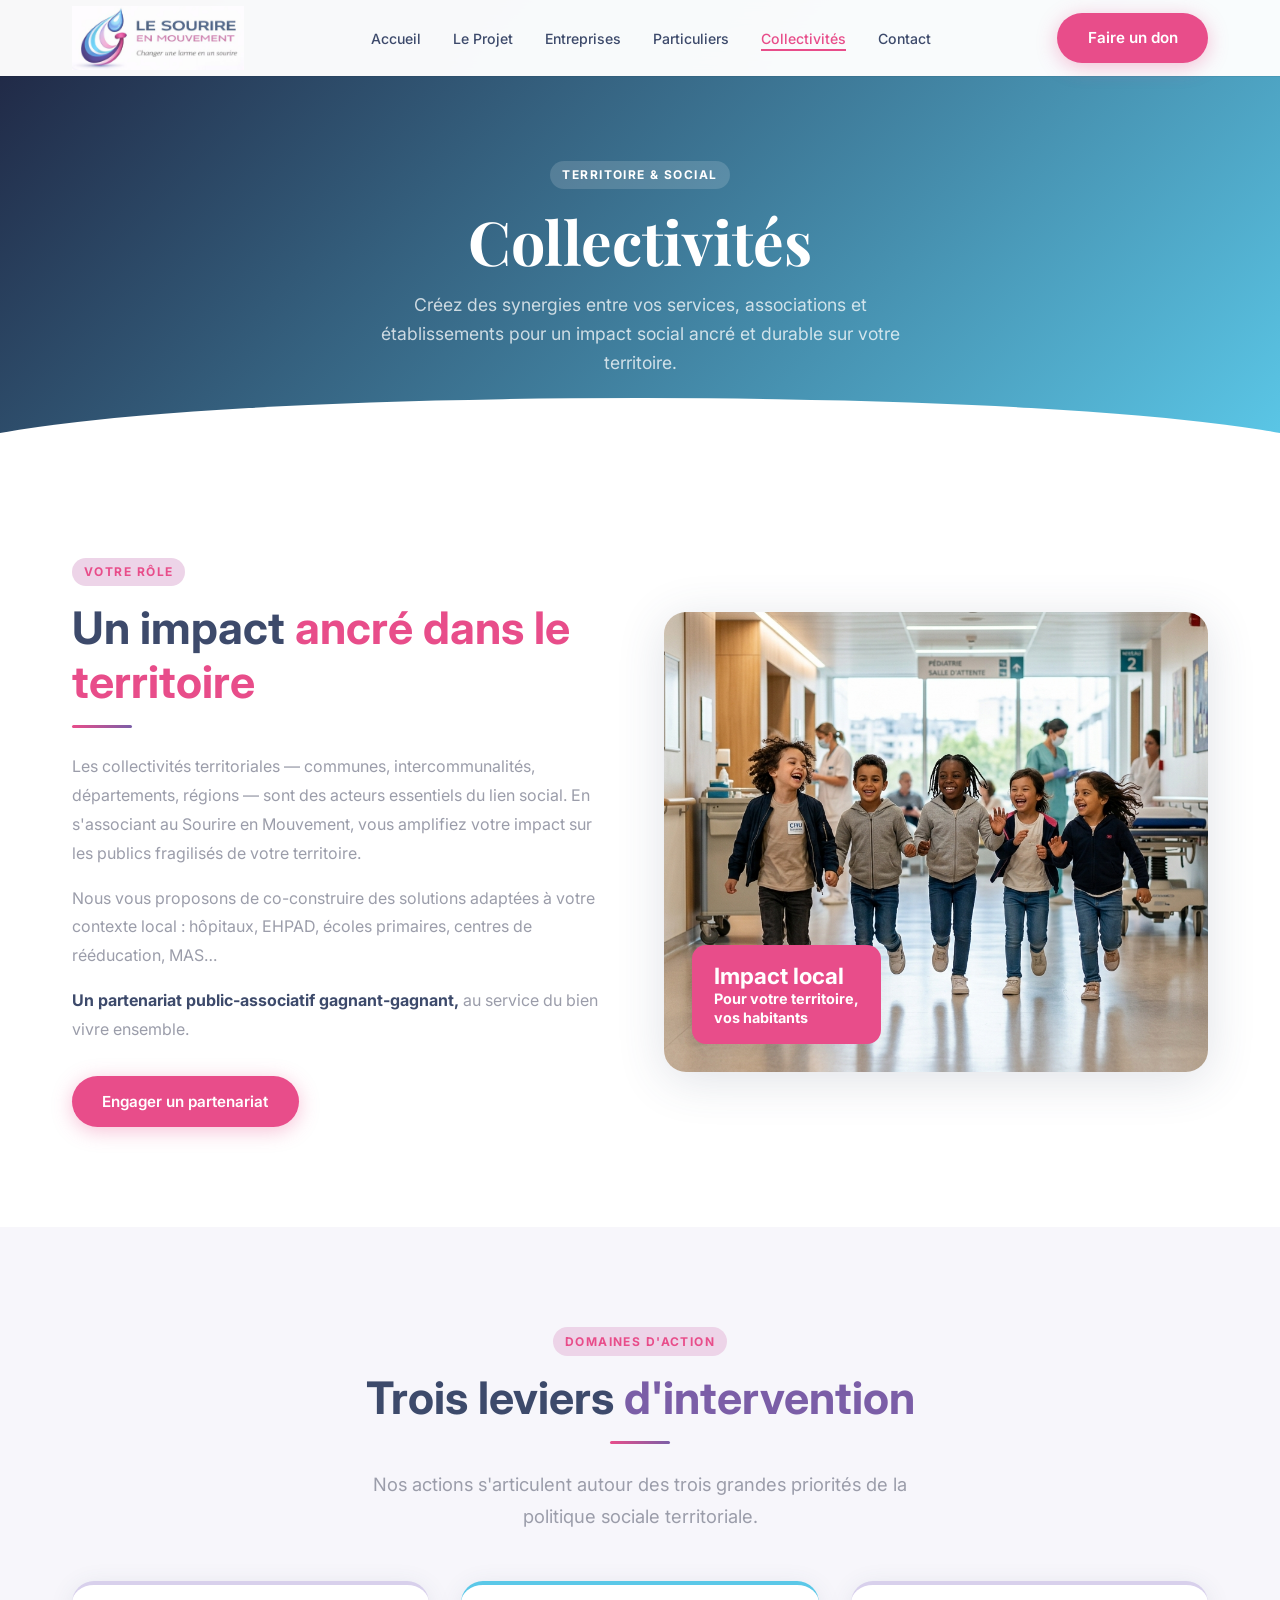
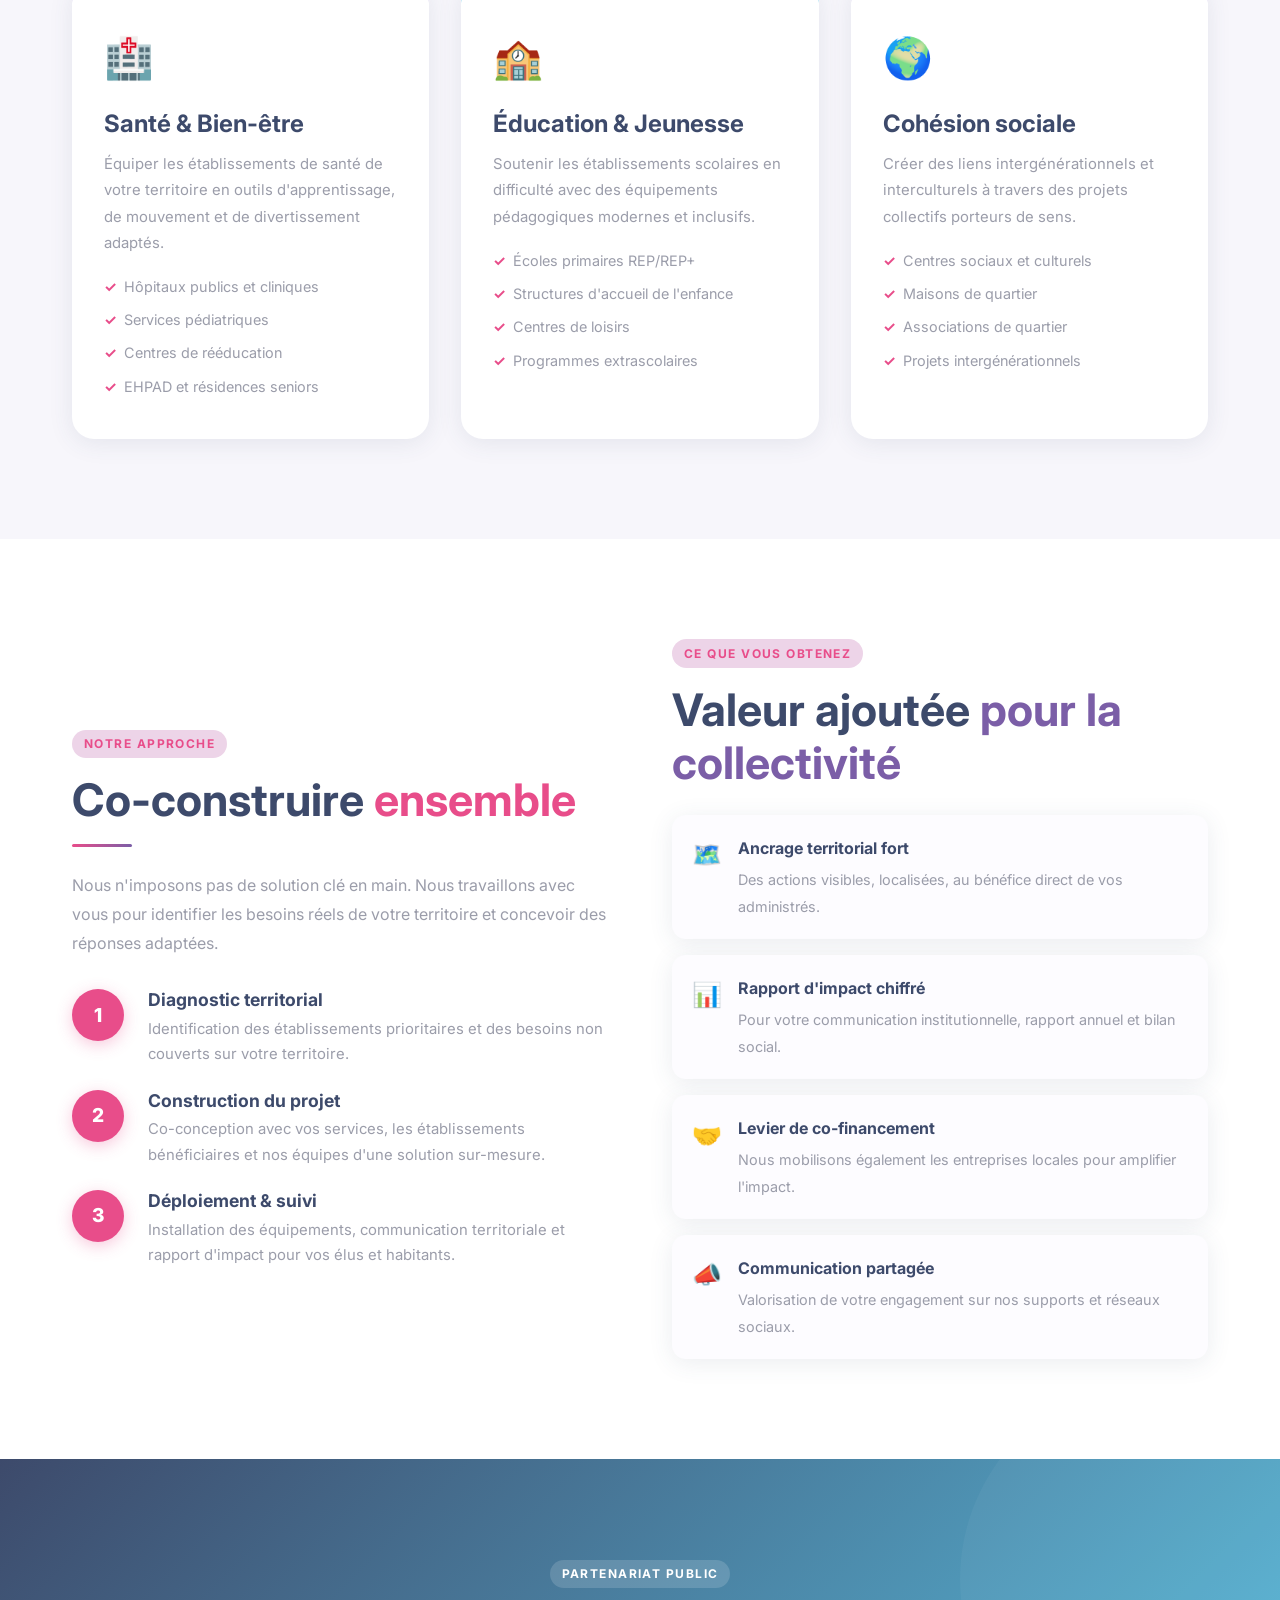
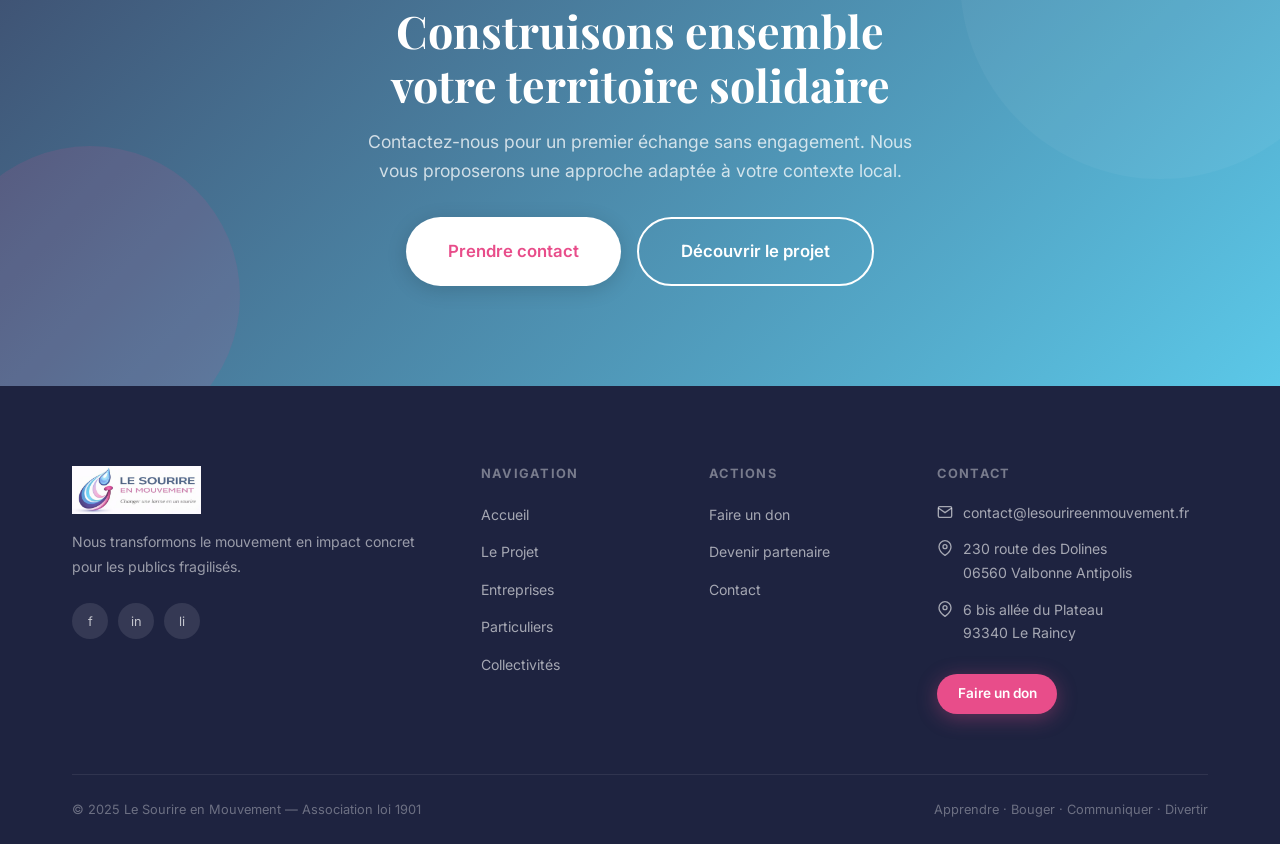
<file: collectivites.html>
<!DOCTYPE html>
<html lang="fr">
<head>
  <meta charset="UTF-8">
  <meta name="viewport" content="width=device-width, initial-scale=1.0">
  <title>Collectivités — Le Sourire en Mouvement</title>
  <meta name="description" content="Créez des synergies territoriales avec Le Sourire en Mouvement pour un impact social ancré dans votre territoire.">
  <link rel="stylesheet" href="style.css">
</head>
<body>

<nav class="navbar" id="navbar">
  <div class="navbar__inner">
    <a href="index.html" class="navbar__logo">
      <img src="images/logo.png" alt="Le Sourire en Mouvement">
    </a>
    <ul class="navbar__nav">
      <li><a href="index.html">Accueil</a></li>
      <li><a href="presentation.html">Le Projet</a></li>
      <li><a href="entreprises.html">Entreprises</a></li>
      <li><a href="particuliers.html">Particuliers</a></li>
      <li><a href="collectivites.html" class="active">Collectivités</a></li>
      <li><a href="contact.html">Contact</a></li>
    </ul>
    <div class="navbar__cta">
      <a href="https://www.helloasso.com/associations/le-sourire-en-mouvement/formulaires/1" target="_blank" rel="noopener noreferrer" class="btn btn-primary">Faire un don</a>
      <button class="navbar__hamburger" id="hamburger"><span></span><span></span><span></span></button>
    </div>
  </div>
</nav>

<!-- Page Hero -->
<section class="page-hero" style="background:linear-gradient(135deg,#1e2340 0%,#5BC8E8 100%)">
  <div class="container">
    <span class="section-tag" style="background:rgba(255,255,255,.15);color:var(--white)">Territoire &amp; Social</span>
    <h1 class="serif">Collectivités</h1>
    <p>Créez des synergies entre vos services, associations et établissements pour un impact social ancré et durable sur votre territoire.</p>
  </div>
</section>

<!-- Value Prop -->
<section class="section">
  <div class="container">
    <div class="grid-2">
      <div>
        <span class="section-tag">Votre rôle</span>
        <h2>Un impact <span class="text-pink">ancré dans le territoire</span></h2>
        <div class="divider divider--left"></div>
        <p style="color:var(--gray);line-height:1.8;margin-bottom:1rem">
          Les collectivités territoriales — communes, intercommunalités, départements, régions —
          sont des acteurs essentiels du lien social. En s'associant au Sourire en Mouvement,
          vous amplifiez votre impact sur les publics fragilisés de votre territoire.
        </p>
        <p style="color:var(--gray);line-height:1.8;margin-bottom:1rem">
          Nous vous proposons de co-construire des solutions adaptées à votre contexte local :
          hôpitaux, EHPAD, écoles primaires, centres de rééducation, MAS…
        </p>
        <p style="color:var(--gray);line-height:1.8;margin-bottom:2rem">
          <strong style="color:var(--navy)">Un partenariat public-associatif gagnant-gagnant,</strong>
          au service du bien vivre ensemble.
        </p>
        <a href="contact.html" class="btn btn-primary">Engager un partenariat</a>
      </div>
      <div class="mission__image-wrap">
        <img src="images/children-friends.jpg" alt="Enfants du territoire" style="height:460px;object-fit:cover">
        <div class="mission__badge">
          <strong>Impact local</strong>
          Pour votre territoire,<br>vos habitants
        </div>
      </div>
    </div>
  </div>
</section>

<!-- Domains -->
<section class="section section--bg">
  <div class="container">
    <div class="text-center mb-6">
      <span class="section-tag">Domaines d'action</span>
      <h2>Trois leviers <span class="text-purple">d'intervention</span></h2>
      <div class="divider"></div>
      <p class="section-lead">Nos actions s'articulent autour des trois grandes priorités de la politique sociale territoriale.</p>
    </div>
    <div class="grid-3">
      <div class="offer-card">
        <div class="offer-card__icon">🏥</div>
        <h3>Santé &amp; Bien-être</h3>
        <p>Équiper les établissements de santé de votre territoire en outils d'apprentissage, de mouvement et de divertissement adaptés.</p>
        <ul>
          <li>Hôpitaux publics et cliniques</li>
          <li>Services pédiatriques</li>
          <li>Centres de rééducation</li>
          <li>EHPAD et résidences seniors</li>
        </ul>
      </div>
      <div class="offer-card" style="border-top-color:var(--sky)">
        <div class="offer-card__icon">🏫</div>
        <h3>Éducation &amp; Jeunesse</h3>
        <p>Soutenir les établissements scolaires en difficulté avec des équipements pédagogiques modernes et inclusifs.</p>
        <ul>
          <li>Écoles primaires REP/REP+</li>
          <li>Structures d'accueil de l'enfance</li>
          <li>Centres de loisirs</li>
          <li>Programmes extrascolaires</li>
        </ul>
      </div>
      <div class="offer-card">
        <div class="offer-card__icon">🌍</div>
        <h3>Cohésion sociale</h3>
        <p>Créer des liens intergénérationnels et interculturels à travers des projets collectifs porteurs de sens.</p>
        <ul>
          <li>Centres sociaux et culturels</li>
          <li>Maisons de quartier</li>
          <li>Associations de quartier</li>
          <li>Projets intergénérationnels</li>
        </ul>
      </div>
    </div>
  </div>
</section>

<!-- How we work together -->
<section class="section">
  <div class="container">
    <div class="grid-2" style="gap:64px">
      <div>
        <span class="section-tag">Notre approche</span>
        <h2>Co-construire <span class="text-pink">ensemble</span></h2>
        <div class="divider divider--left"></div>
        <p style="color:var(--gray);line-height:1.8;margin-bottom:2rem">
          Nous n'imposons pas de solution clé en main. Nous travaillons avec vous pour
          identifier les besoins réels de votre territoire et concevoir des réponses adaptées.
        </p>
        <div style="display:flex;flex-direction:column;gap:1.4rem">
          <div class="step-card">
            <div class="step-card__num">1</div>
            <div>
              <h3>Diagnostic territorial</h3>
              <p>Identification des établissements prioritaires et des besoins non couverts sur votre territoire.</p>
            </div>
          </div>
          <div class="step-card">
            <div class="step-card__num">2</div>
            <div>
              <h3>Construction du projet</h3>
              <p>Co-conception avec vos services, les établissements bénéficiaires et nos équipes d'une solution sur-mesure.</p>
            </div>
          </div>
          <div class="step-card">
            <div class="step-card__num">3</div>
            <div>
              <h3>Déploiement &amp; suivi</h3>
              <p>Installation des équipements, communication territoriale et rapport d'impact pour vos élus et habitants.</p>
            </div>
          </div>
        </div>
      </div>
      <div>
        <span class="section-tag">Ce que vous obtenez</span>
        <h2 style="margin-bottom:1.5rem">Valeur ajoutée <span class="text-purple">pour la collectivité</span></h2>
        <div style="display:flex;flex-direction:column;gap:1rem">
          <div style="display:flex;gap:16px;align-items:flex-start;padding:20px;background:var(--card-bg);border-radius:var(--radius);box-shadow:var(--shadow)">
            <span style="font-size:1.5rem;flex-shrink:0">🗺️</span>
            <div>
              <strong style="color:var(--navy);display:block;margin-bottom:.3rem">Ancrage territorial fort</strong>
              <span style="color:var(--gray);font-size:.9rem">Des actions visibles, localisées, au bénéfice direct de vos administrés.</span>
            </div>
          </div>
          <div style="display:flex;gap:16px;align-items:flex-start;padding:20px;background:var(--card-bg);border-radius:var(--radius);box-shadow:var(--shadow)">
            <span style="font-size:1.5rem;flex-shrink:0">📊</span>
            <div>
              <strong style="color:var(--navy);display:block;margin-bottom:.3rem">Rapport d'impact chiffré</strong>
              <span style="color:var(--gray);font-size:.9rem">Pour votre communication institutionnelle, rapport annuel et bilan social.</span>
            </div>
          </div>
          <div style="display:flex;gap:16px;align-items:flex-start;padding:20px;background:var(--card-bg);border-radius:var(--radius);box-shadow:var(--shadow)">
            <span style="font-size:1.5rem;flex-shrink:0">🤝</span>
            <div>
              <strong style="color:var(--navy);display:block;margin-bottom:.3rem">Levier de co-financement</strong>
              <span style="color:var(--gray);font-size:.9rem">Nous mobilisons également les entreprises locales pour amplifier l'impact.</span>
            </div>
          </div>
          <div style="display:flex;gap:16px;align-items:flex-start;padding:20px;background:var(--card-bg);border-radius:var(--radius);box-shadow:var(--shadow)">
            <span style="font-size:1.5rem;flex-shrink:0">📣</span>
            <div>
              <strong style="color:var(--navy);display:block;margin-bottom:.3rem">Communication partagée</strong>
              <span style="color:var(--gray);font-size:.9rem">Valorisation de votre engagement sur nos supports et réseaux sociaux.</span>
            </div>
          </div>
        </div>
      </div>
    </div>
  </div>
</section>

<!-- CTA -->
<section class="donate-banner" style="background:linear-gradient(135deg,var(--navy),#5BC8E8)">
  <div class="container" style="position:relative;z-index:1">
    <span class="section-tag" style="background:rgba(255,255,255,.15);color:var(--white)">Partenariat public</span>
    <h2 class="serif">Construisons ensemble<br>votre territoire solidaire</h2>
    <p>Contactez-nous pour un premier échange sans engagement. Nous vous proposerons une approche adaptée à votre contexte local.</p>
    <div class="donate-banner__actions">
      <a href="contact.html" class="btn btn-white btn-lg">Prendre contact</a>
      <a href="presentation.html" class="btn btn-outline btn-lg">Découvrir le projet</a>
    </div>
  </div>
</section>

<footer class="footer">
  <div class="container">
    <div class="footer__grid">
      <div class="footer__brand">
        <img src="images/logo.png" alt="Le Sourire en Mouvement">
        <p>Nous transformons le mouvement en impact concret pour les publics fragilisés.</p>
        <div class="footer__social">
          <a href="#" aria-label="Facebook">f</a>
          <a href="#" aria-label="Instagram">in</a>
          <a href="#" aria-label="LinkedIn">li</a>
        </div>
      </div>
      <div class="footer__col">
        <h4>Navigation</h4>
        <ul>
          <li><a href="index.html">Accueil</a></li>
          <li><a href="presentation.html">Le Projet</a></li>
          <li><a href="entreprises.html">Entreprises</a></li>
          <li><a href="particuliers.html">Particuliers</a></li>
          <li><a href="collectivites.html">Collectivités</a></li>
        </ul>
      </div>
      <div class="footer__col">
        <h4>Actions</h4>
        <ul>
          <li><a href="https://www.helloasso.com/associations/le-sourire-en-mouvement/formulaires/1" target="_blank" rel="noopener noreferrer">Faire un don</a></li>
          <li><a href="entreprises.html">Devenir partenaire</a></li>
          <li><a href="contact.html">Contact</a></li>
        </ul>
      </div>
      <div class="footer__col">
        <h4>Contact</h4>
        <div class="footer__contact-item">
          <svg xmlns="http://www.w3.org/2000/svg" width="16" height="16" viewBox="0 0 24 24" fill="none" stroke="currentColor" stroke-width="2"><path d="M4 4h16c1.1 0 2 .9 2 2v12c0 1.1-.9 2-2 2H4c-1.1 0-2-.9-2-2V6c0-1.1.9-2 2-2z"/><polyline points="22,6 12,13 2,6"/></svg>
          contact@lesourireenmouvement.fr
        </div>
        <div class="footer__contact-item">
          <svg xmlns="http://www.w3.org/2000/svg" width="16" height="16" viewBox="0 0 24 24" fill="none" stroke="currentColor" stroke-width="2"><path d="M21 10c0 7-9 13-9 13s-9-6-9-13a9 9 0 0 1 18 0z"/><circle cx="12" cy="10" r="3"/></svg>
          <span>230 route des Dolines<br>06560 Valbonne Antipolis</span>
        </div>
        <div class="footer__contact-item">
          <svg xmlns="http://www.w3.org/2000/svg" width="16" height="16" viewBox="0 0 24 24" fill="none" stroke="currentColor" stroke-width="2"><path d="M21 10c0 7-9 13-9 13s-9-6-9-13a9 9 0 0 1 18 0z"/><circle cx="12" cy="10" r="3"/></svg>
          <span>6 bis allée du Plateau<br>93340 Le Raincy</span>
        </div>
        <a href="https://www.helloasso.com/associations/le-sourire-en-mouvement/formulaires/1" target="_blank" rel="noopener noreferrer" class="btn btn-primary mt-2" style="font-size:.85rem;padding:.65em 1.5em">Faire un don</a>
      </div>
    </div>
    <div class="footer__bottom">
      <span>© 2025 Le Sourire en Mouvement — Association loi 1901</span>
      <span>Apprendre · Bouger · Communiquer · Divertir</span>
    </div>
  </div>
</footer>

<script>
  const hamburger = document.getElementById('hamburger');
  const navbar = document.getElementById('navbar');
  hamburger?.addEventListener('click', () => navbar.classList.toggle('navbar--open'));
  window.addEventListener('scroll', () => {
    navbar.style.boxShadow = window.scrollY > 20 ? '0 2px 20px rgba(0,0,0,.10)' : '';
  });
</script>
</body>
</html>
</file>
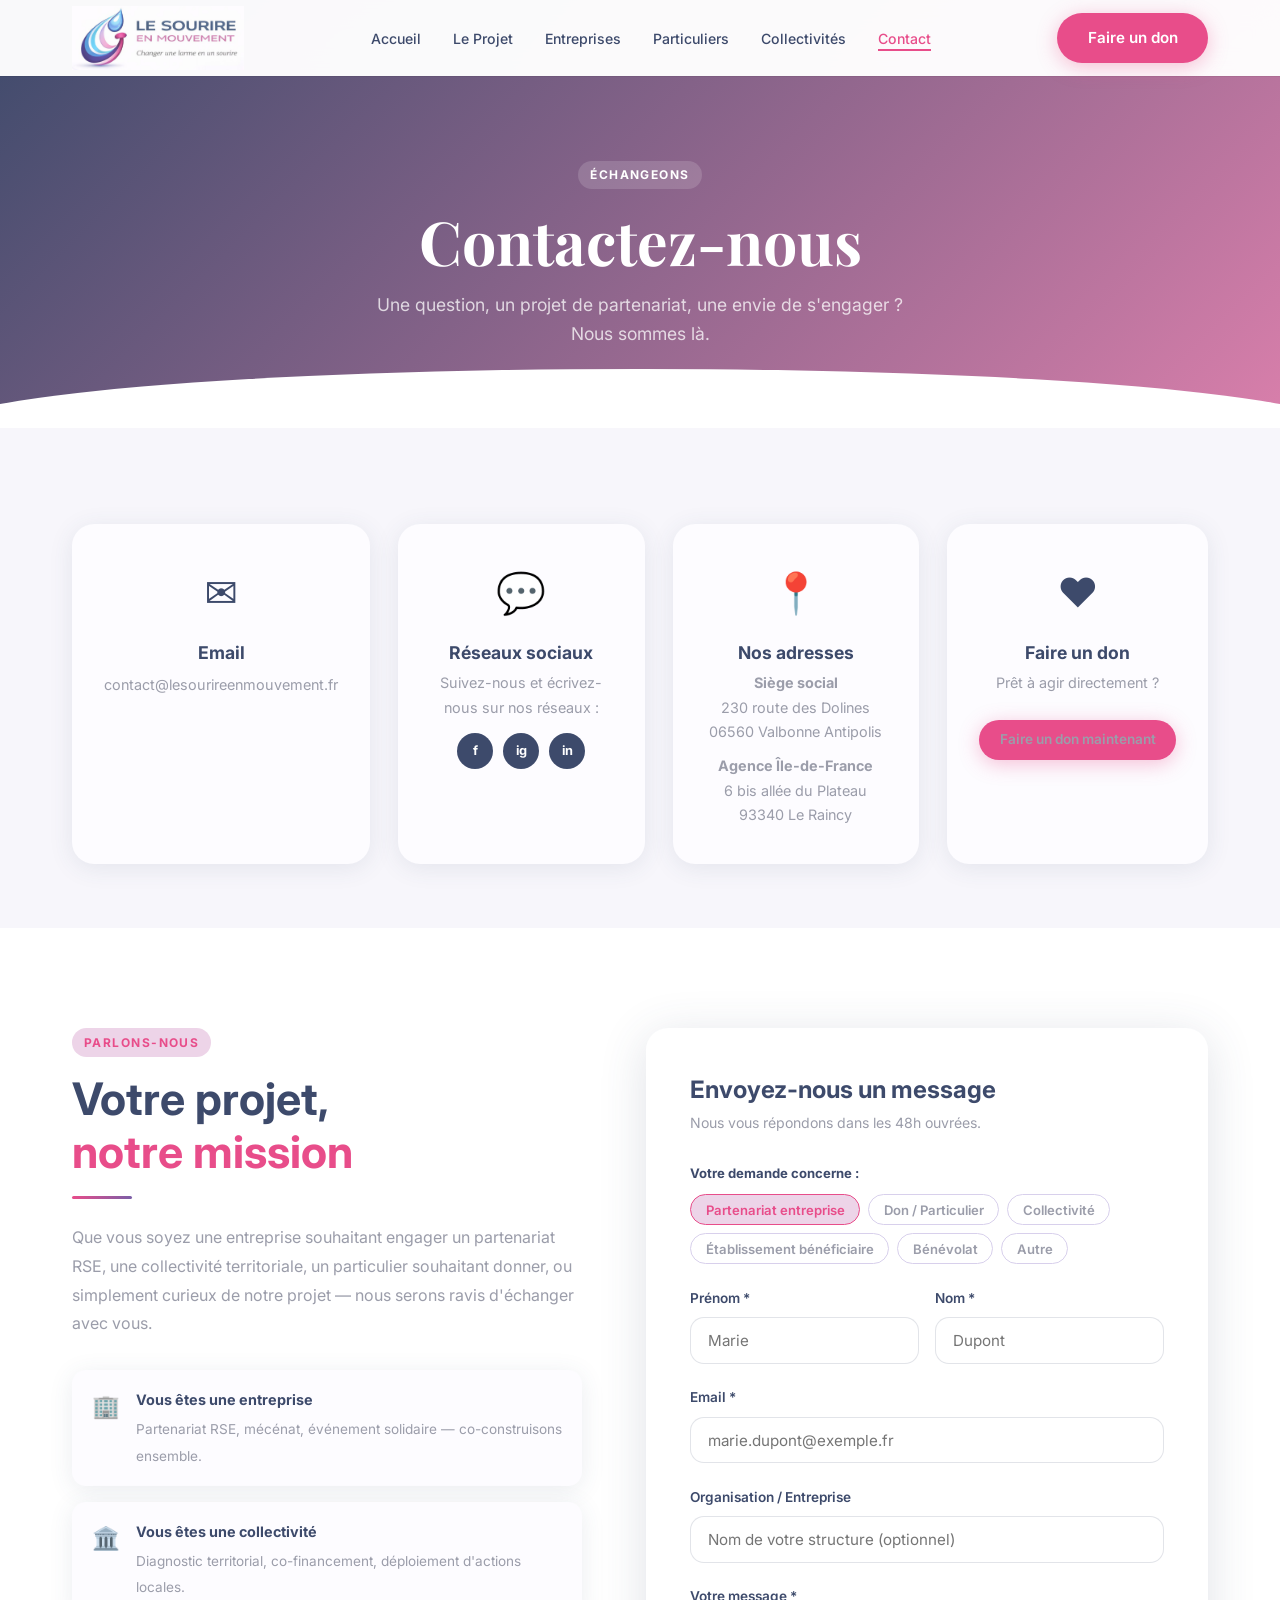
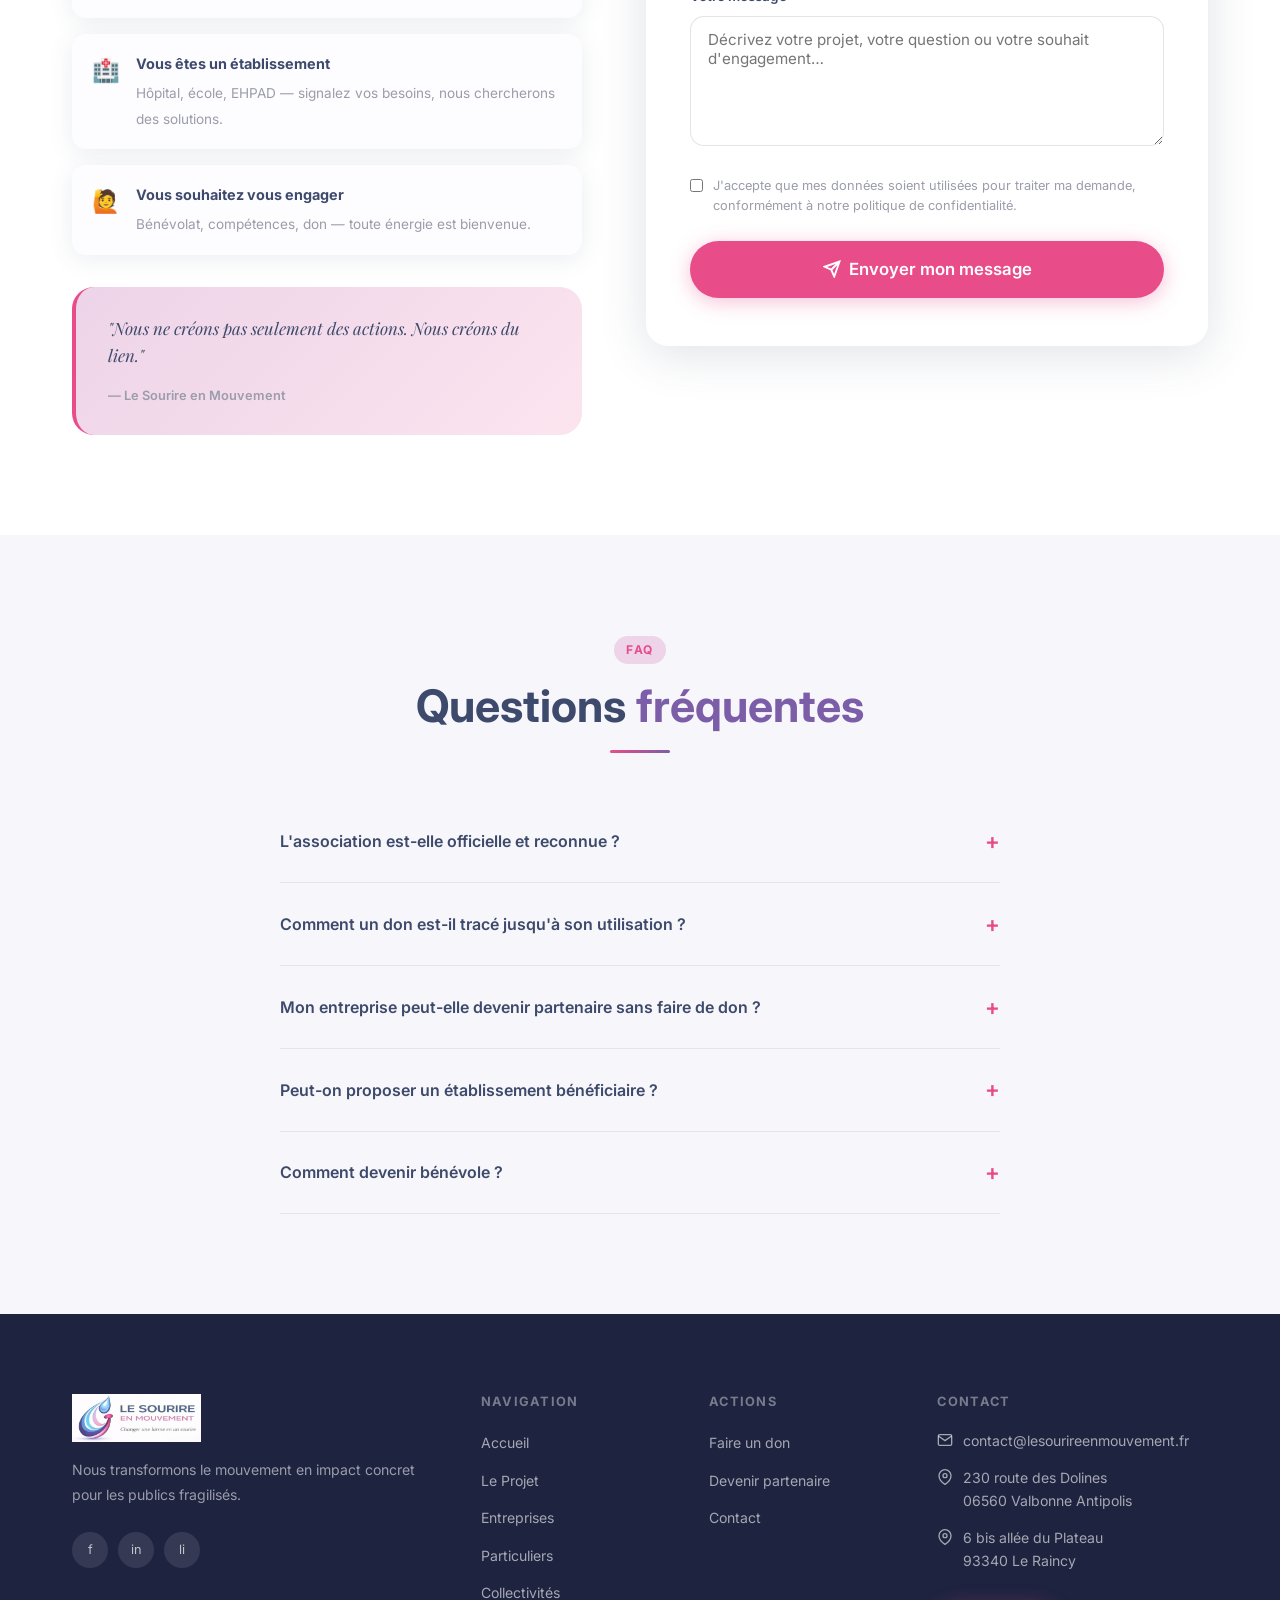
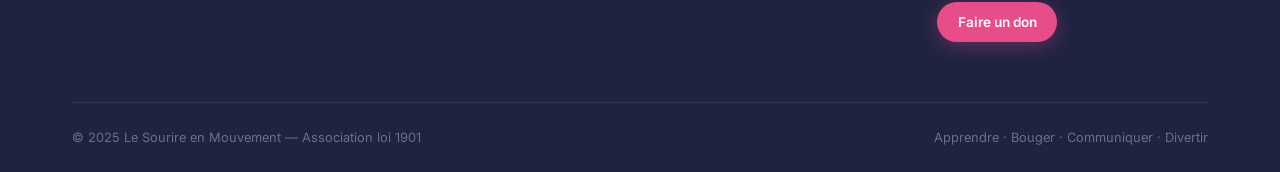
<file: contact.html>
<!DOCTYPE html>
<html lang="fr">
<head>
  <meta charset="UTF-8">
  <meta name="viewport" content="width=device-width, initial-scale=1.0">
  <title>Contact — Le Sourire en Mouvement</title>
  <meta name="description" content="Contactez Le Sourire en Mouvement pour un partenariat, un don ou toute question sur notre projet.">
  <link rel="stylesheet" href="style.css">
  <style>
    .contact-layout {
      display: grid;
      grid-template-columns: 1fr 1.1fr;
      gap: 64px;
      align-items: start;
    }
    .contact-form-card {
      background: var(--white);
      border-radius: var(--radius-lg);
      padding: 48px 44px;
      box-shadow: var(--shadow-lg);
    }
    .form-row {
      display: grid;
      grid-template-columns: 1fr 1fr;
      gap: 16px;
    }
    .subject-pills {
      display: flex;
      flex-wrap: wrap;
      gap: 8px;
      margin-bottom: 1.4rem;
    }
    .subject-pill {
      padding: .5em 1.1em;
      border: 1.5px solid var(--mist);
      border-radius: 50px;
      font-size: .82rem;
      font-weight: 600;
      color: var(--gray);
      background: var(--white);
      cursor: pointer;
      transition: var(--transition);
    }
    .subject-pill:hover,
    .subject-pill.active {
      border-color: var(--pink);
      color: var(--pink);
      background: var(--blush);
    }
    .success-banner {
      display: none;
      background: linear-gradient(135deg, #e8f8ee, #d4f0dc);
      border: 1.5px solid #7ecba5;
      border-radius: var(--radius);
      padding: 20px 24px;
      color: #1a6b40;
      font-weight: 600;
      margin-top: 1.5rem;
      text-align: center;
    }
    @media (max-width: 900px) {
      .contact-layout { grid-template-columns: 1fr; }
      .form-row { grid-template-columns: 1fr; }
      .contact-form-card { padding: 32px 24px; }
    }
  </style>
</head>
<body>

<nav class="navbar" id="navbar">
  <div class="navbar__inner">
    <a href="index.html" class="navbar__logo">
      <img src="images/logo.png" alt="Le Sourire en Mouvement">
    </a>
    <ul class="navbar__nav">
      <li><a href="index.html">Accueil</a></li>
      <li><a href="presentation.html">Le Projet</a></li>
      <li><a href="entreprises.html">Entreprises</a></li>
      <li><a href="particuliers.html">Particuliers</a></li>
      <li><a href="collectivites.html">Collectivités</a></li>
      <li><a href="contact.html" class="active">Contact</a></li>
    </ul>
    <div class="navbar__cta">
      <a href="https://www.helloasso.com/associations/le-sourire-en-mouvement/formulaires/1" target="_blank" rel="noopener noreferrer" class="btn btn-primary">Faire un don</a>
      <button class="navbar__hamburger" id="hamburger"><span></span><span></span><span></span></button>
    </div>
  </div>
</nav>

<!-- Page Hero -->
<section class="page-hero" style="background:linear-gradient(135deg,var(--navy) 0%,var(--rose) 100%)">
  <div class="container">
    <span class="section-tag" style="background:rgba(255,255,255,.15);color:var(--white)">Échangeons</span>
    <h1 class="serif">Contactez-nous</h1>
    <p>Une question, un projet de partenariat, une envie de s'engager ? Nous sommes là.</p>
  </div>
</section>

<!-- Contact Cards -->
<section class="section--sm section--bg">
  <div class="container">
    <div class="grid-4" style="padding:32px 0 0">
      <div class="contact-card">
        <div class="contact-card__icon">✉️</div>
        <h3>Email</h3>
        <a href="mailto:contact@lesourireenmouvement.fr">contact@lesourireenmouvement.fr</a>
      </div>
      <div class="contact-card">
        <div class="contact-card__icon">💬</div>
        <h3>Réseaux sociaux</h3>
        <p>Suivez-nous et écrivez-nous sur nos réseaux :</p>
        <div style="display:flex;gap:10px;justify-content:center;margin-top:.8rem">
          <a href="#" style="background:var(--navy);color:var(--white);width:36px;height:36px;border-radius:50%;display:flex;align-items:center;justify-content:center;font-size:.8rem;font-weight:700;transition:var(--transition)" onmouseover="this.style.background='var(--pink)'" onmouseout="this.style.background='var(--navy)'">f</a>
          <a href="#" style="background:var(--navy);color:var(--white);width:36px;height:36px;border-radius:50%;display:flex;align-items:center;justify-content:center;font-size:.8rem;font-weight:700;transition:var(--transition)" onmouseover="this.style.background='var(--pink)'" onmouseout="this.style.background='var(--navy)'">ig</a>
          <a href="#" style="background:var(--navy);color:var(--white);width:36px;height:36px;border-radius:50%;display:flex;align-items:center;justify-content:center;font-size:.8rem;font-weight:700;transition:var(--transition)" onmouseover="this.style.background='var(--pink)'" onmouseout="this.style.background='var(--navy)'">in</a>
        </div>
      </div>
      <div class="contact-card">
        <div class="contact-card__icon">📍</div>
        <h3>Nos adresses</h3>
        <p><strong>Siège social</strong><br>230 route des Dolines<br>06560 Valbonne Antipolis</p>
        <p style="margin-top:.6rem"><strong>Agence Île-de-France</strong><br>6 bis allée du Plateau<br>93340 Le Raincy</p>
      </div>
      <div class="contact-card">
        <div class="contact-card__icon">❤️</div>
        <h3>Faire un don</h3>
        <p>Prêt à agir directement ?</p>
        <a href="https://www.helloasso.com/associations/le-sourire-en-mouvement/formulaires/1" target="_blank" rel="noopener noreferrer" class="btn btn-primary mt-3" style="font-size:.85rem;padding:.65em 1.5em">Faire un don maintenant</a>
      </div>
    </div>
  </div>
</section>

<!-- Contact Form + Info -->
<section class="section">
  <div class="container">
    <div class="contact-layout">

      <!-- Left: Info -->
      <div>
        <span class="section-tag">Parlons-nous</span>
        <h2>Votre projet,<br><span class="text-pink">notre mission</span></h2>
        <div class="divider divider--left"></div>
        <p style="color:var(--gray);line-height:1.8;margin-bottom:2rem">
          Que vous soyez une entreprise souhaitant engager un partenariat RSE,
          une collectivité territoriale, un particulier souhaitant donner,
          ou simplement curieux de notre projet — nous serons ravis d'échanger avec vous.
        </p>

        <!-- Use cases -->
        <div style="display:flex;flex-direction:column;gap:1rem;margin-bottom:2rem">
          <div style="display:flex;gap:16px;align-items:flex-start;padding:18px 20px;background:var(--card-bg);border-radius:var(--radius);box-shadow:var(--shadow)">
            <span style="font-size:1.4rem;flex-shrink:0">🏢</span>
            <div>
              <strong style="color:var(--navy);font-size:.9rem;display:block;margin-bottom:.2rem">Vous êtes une entreprise</strong>
              <span style="color:var(--gray);font-size:.85rem">Partenariat RSE, mécénat, événement solidaire — co-construisons ensemble.</span>
            </div>
          </div>
          <div style="display:flex;gap:16px;align-items:flex-start;padding:18px 20px;background:var(--card-bg);border-radius:var(--radius);box-shadow:var(--shadow)">
            <span style="font-size:1.4rem;flex-shrink:0">🏛️</span>
            <div>
              <strong style="color:var(--navy);font-size:.9rem;display:block;margin-bottom:.2rem">Vous êtes une collectivité</strong>
              <span style="color:var(--gray);font-size:.85rem">Diagnostic territorial, co-financement, déploiement d'actions locales.</span>
            </div>
          </div>
          <div style="display:flex;gap:16px;align-items:flex-start;padding:18px 20px;background:var(--card-bg);border-radius:var(--radius);box-shadow:var(--shadow)">
            <span style="font-size:1.4rem;flex-shrink:0">🏥</span>
            <div>
              <strong style="color:var(--navy);font-size:.9rem;display:block;margin-bottom:.2rem">Vous êtes un établissement</strong>
              <span style="color:var(--gray);font-size:.85rem">Hôpital, école, EHPAD — signalez vos besoins, nous chercherons des solutions.</span>
            </div>
          </div>
          <div style="display:flex;gap:16px;align-items:flex-start;padding:18px 20px;background:var(--card-bg);border-radius:var(--radius);box-shadow:var(--shadow)">
            <span style="font-size:1.4rem;flex-shrink:0">🙋</span>
            <div>
              <strong style="color:var(--navy);font-size:.9rem;display:block;margin-bottom:.2rem">Vous souhaitez vous engager</strong>
              <span style="color:var(--gray);font-size:.85rem">Bénévolat, compétences, don — toute énergie est bienvenue.</span>
            </div>
          </div>
        </div>

        <!-- Quote -->
        <div style="background:linear-gradient(135deg,var(--blush),#fce4ef);border-radius:var(--radius-lg);padding:28px 32px;border-left:4px solid var(--pink)">
          <p style="font-size:1.05rem;font-style:italic;font-family:'Playfair Display',serif;color:var(--navy);line-height:1.6;margin-bottom:.75rem">
            "Nous ne créons pas seulement des actions. Nous créons du lien."
          </p>
          <span style="font-size:.8rem;color:var(--gray);font-weight:600">— Le Sourire en Mouvement</span>
        </div>
      </div>

      <!-- Right: Form -->
      <div class="contact-form-card">
        <h3 style="margin-bottom:.4rem">Envoyez-nous un message</h3>
        <p style="color:var(--gray);font-size:.88rem;margin-bottom:1.8rem">Nous vous répondons dans les 48h ouvrées.</p>

        <!-- Subject pills -->
        <div style="margin-bottom:1rem">
          <label style="font-size:.82rem;font-weight:700;color:var(--navy);display:block;margin-bottom:.6rem">Votre demande concerne :</label>
          <div class="subject-pills">
            <button class="subject-pill active" onclick="setPill(this)">Partenariat entreprise</button>
            <button class="subject-pill" onclick="setPill(this)">Don / Particulier</button>
            <button class="subject-pill" onclick="setPill(this)">Collectivité</button>
            <button class="subject-pill" onclick="setPill(this)">Établissement bénéficiaire</button>
            <button class="subject-pill" onclick="setPill(this)">Bénévolat</button>
            <button class="subject-pill" onclick="setPill(this)">Autre</button>
          </div>
        </div>

        <form id="contactForm" onsubmit="handleSubmit(event)">
          <div class="form-row">
            <div class="form-group">
              <label for="firstName">Prénom *</label>
              <input type="text" id="firstName" placeholder="Marie" required>
            </div>
            <div class="form-group">
              <label for="lastName">Nom *</label>
              <input type="text" id="lastName" placeholder="Dupont" required>
            </div>
          </div>
          <div class="form-group">
            <label for="email">Email *</label>
            <input type="email" id="email" placeholder="marie.dupont@exemple.fr" required>
          </div>
          <div class="form-group">
            <label for="organisation">Organisation / Entreprise</label>
            <input type="text" id="organisation" placeholder="Nom de votre structure (optionnel)">
          </div>
          <div class="form-group">
            <label for="message">Votre message *</label>
            <textarea id="message" placeholder="Décrivez votre projet, votre question ou votre souhait d'engagement…" required></textarea>
          </div>
          <div style="display:flex;align-items:flex-start;gap:10px;margin-bottom:1.5rem">
            <input type="checkbox" id="rgpd" required style="width:auto;margin-top:3px;accent-color:var(--pink)">
            <label for="rgpd" style="font-size:.8rem;color:var(--gray);font-weight:400;cursor:pointer;line-height:1.6">
              J'accepte que mes données soient utilisées pour traiter ma demande, conformément à notre politique de confidentialité.
            </label>
          </div>
          <button type="submit" class="btn btn-primary btn-lg" style="width:100%;justify-content:center">
            <svg xmlns="http://www.w3.org/2000/svg" viewBox="0 0 24 24" fill="none" stroke="currentColor" stroke-width="2.5"><line x1="22" y1="2" x2="11" y2="13"/><polygon points="22 2 15 22 11 13 2 9 22 2"/></svg>
            Envoyer mon message
          </button>
        </form>

        <div class="success-banner" id="successMsg">
          ✅ Merci pour votre message ! Nous vous répondrons dans les 48h ouvrées.
        </div>
      </div>

    </div>
  </div>
</section>

<!-- FAQ -->
<section class="section section--bg">
  <div class="container">
    <div style="max-width:720px;margin:0 auto">
      <div class="text-center mb-6">
        <span class="section-tag">FAQ</span>
        <h2>Questions <span class="text-purple">fréquentes</span></h2>
        <div class="divider"></div>
      </div>
      <details class="accordion-item">
        <summary>L'association est-elle officielle et reconnue ?</summary>
        <p>Le Sourire en Mouvement est une association loi 1901 en cours d'immatriculation officielle. Les statuts sont déposés et le numéro SIREN sera communiqué dès réception. Les reçus fiscaux seront émis conformément à la réglementation en vigueur.</p>
      </details>
      <details class="accordion-item">
        <summary>Comment un don est-il tracé jusqu'à son utilisation ?</summary>
        <p>Chaque don est affecté à un projet identifié. Nous fournissons aux donateurs un rapport d'impact avec photos, témoignages et preuve d'installation de l'équipement financé.</p>
      </details>
      <details class="accordion-item">
        <summary>Mon entreprise peut-elle devenir partenaire sans faire de don ?</summary>
        <p>Absolument. Le mécénat de compétences — mettre à disposition l'expertise de vos collaborateurs — est une forme de partenariat tout aussi précieuse. Contactez-nous pour en discuter.</p>
      </details>
      <details class="accordion-item">
        <summary>Peut-on proposer un établissement bénéficiaire ?</summary>
        <p>Oui ! Si vous connaissez un hôpital, une école ou une structure qui aurait besoin de nos services, signalez-le nous via le formulaire de contact. Nous évaluerons la faisabilité ensemble.</p>
      </details>
      <details class="accordion-item">
        <summary>Comment devenir bénévole ?</summary>
        <p>Nous accueillons volontiers des bénévoles — logistique, communication, collecte, présence événementielle. Indiquez vos compétences et disponibilités via le formulaire de contact.</p>
      </details>
    </div>
  </div>
</section>

<footer class="footer">
  <div class="container">
    <div class="footer__grid">
      <div class="footer__brand">
        <img src="images/logo.png" alt="Le Sourire en Mouvement">
        <p>Nous transformons le mouvement en impact concret pour les publics fragilisés.</p>
        <div class="footer__social">
          <a href="#" aria-label="Facebook">f</a>
          <a href="#" aria-label="Instagram">in</a>
          <a href="#" aria-label="LinkedIn">li</a>
        </div>
      </div>
      <div class="footer__col">
        <h4>Navigation</h4>
        <ul>
          <li><a href="index.html">Accueil</a></li>
          <li><a href="presentation.html">Le Projet</a></li>
          <li><a href="entreprises.html">Entreprises</a></li>
          <li><a href="particuliers.html">Particuliers</a></li>
          <li><a href="collectivites.html">Collectivités</a></li>
        </ul>
      </div>
      <div class="footer__col">
        <h4>Actions</h4>
        <ul>
          <li><a href="https://www.helloasso.com/associations/le-sourire-en-mouvement/formulaires/1" target="_blank" rel="noopener noreferrer">Faire un don</a></li>
          <li><a href="entreprises.html">Devenir partenaire</a></li>
          <li><a href="contact.html">Contact</a></li>
        </ul>
      </div>
      <div class="footer__col">
        <h4>Contact</h4>
        <div class="footer__contact-item">
          <svg xmlns="http://www.w3.org/2000/svg" width="16" height="16" viewBox="0 0 24 24" fill="none" stroke="currentColor" stroke-width="2"><path d="M4 4h16c1.1 0 2 .9 2 2v12c0 1.1-.9 2-2 2H4c-1.1 0-2-.9-2-2V6c0-1.1.9-2 2-2z"/><polyline points="22,6 12,13 2,6"/></svg>
          contact@lesourireenmouvement.fr
        </div>
        <div class="footer__contact-item">
          <svg xmlns="http://www.w3.org/2000/svg" width="16" height="16" viewBox="0 0 24 24" fill="none" stroke="currentColor" stroke-width="2"><path d="M21 10c0 7-9 13-9 13s-9-6-9-13a9 9 0 0 1 18 0z"/><circle cx="12" cy="10" r="3"/></svg>
          <span>230 route des Dolines<br>06560 Valbonne Antipolis</span>
        </div>
        <div class="footer__contact-item">
          <svg xmlns="http://www.w3.org/2000/svg" width="16" height="16" viewBox="0 0 24 24" fill="none" stroke="currentColor" stroke-width="2"><path d="M21 10c0 7-9 13-9 13s-9-6-9-13a9 9 0 0 1 18 0z"/><circle cx="12" cy="10" r="3"/></svg>
          <span>6 bis allée du Plateau<br>93340 Le Raincy</span>
        </div>
        <a href="https://www.helloasso.com/associations/le-sourire-en-mouvement/formulaires/1" target="_blank" rel="noopener noreferrer" class="btn btn-primary mt-2" style="font-size:.85rem;padding:.65em 1.5em">Faire un don</a>
      </div>
    </div>
    <div class="footer__bottom">
      <span>© 2025 Le Sourire en Mouvement — Association loi 1901</span>
      <span>Apprendre · Bouger · Communiquer · Divertir</span>
    </div>
  </div>
</footer>

<script>
  const hamburger = document.getElementById('hamburger');
  const navbar = document.getElementById('navbar');
  hamburger?.addEventListener('click', () => navbar.classList.toggle('navbar--open'));
  window.addEventListener('scroll', () => {
    navbar.style.boxShadow = window.scrollY > 20 ? '0 2px 20px rgba(0,0,0,.10)' : '';
  });

  function setPill(btn) {
    document.querySelectorAll('.subject-pill').forEach(p => p.classList.remove('active'));
    btn.classList.add('active');
  }

  function handleSubmit(e) {
    e.preventDefault();
    const btn = e.target.querySelector('button[type=submit]');
    btn.textContent = 'Envoi en cours…';
    btn.disabled = true;
    setTimeout(() => {
      document.getElementById('contactForm').style.display = 'none';
      document.getElementById('successMsg').style.display = 'block';
    }, 1200);
  }
</script>
</body>
</html>
</file>
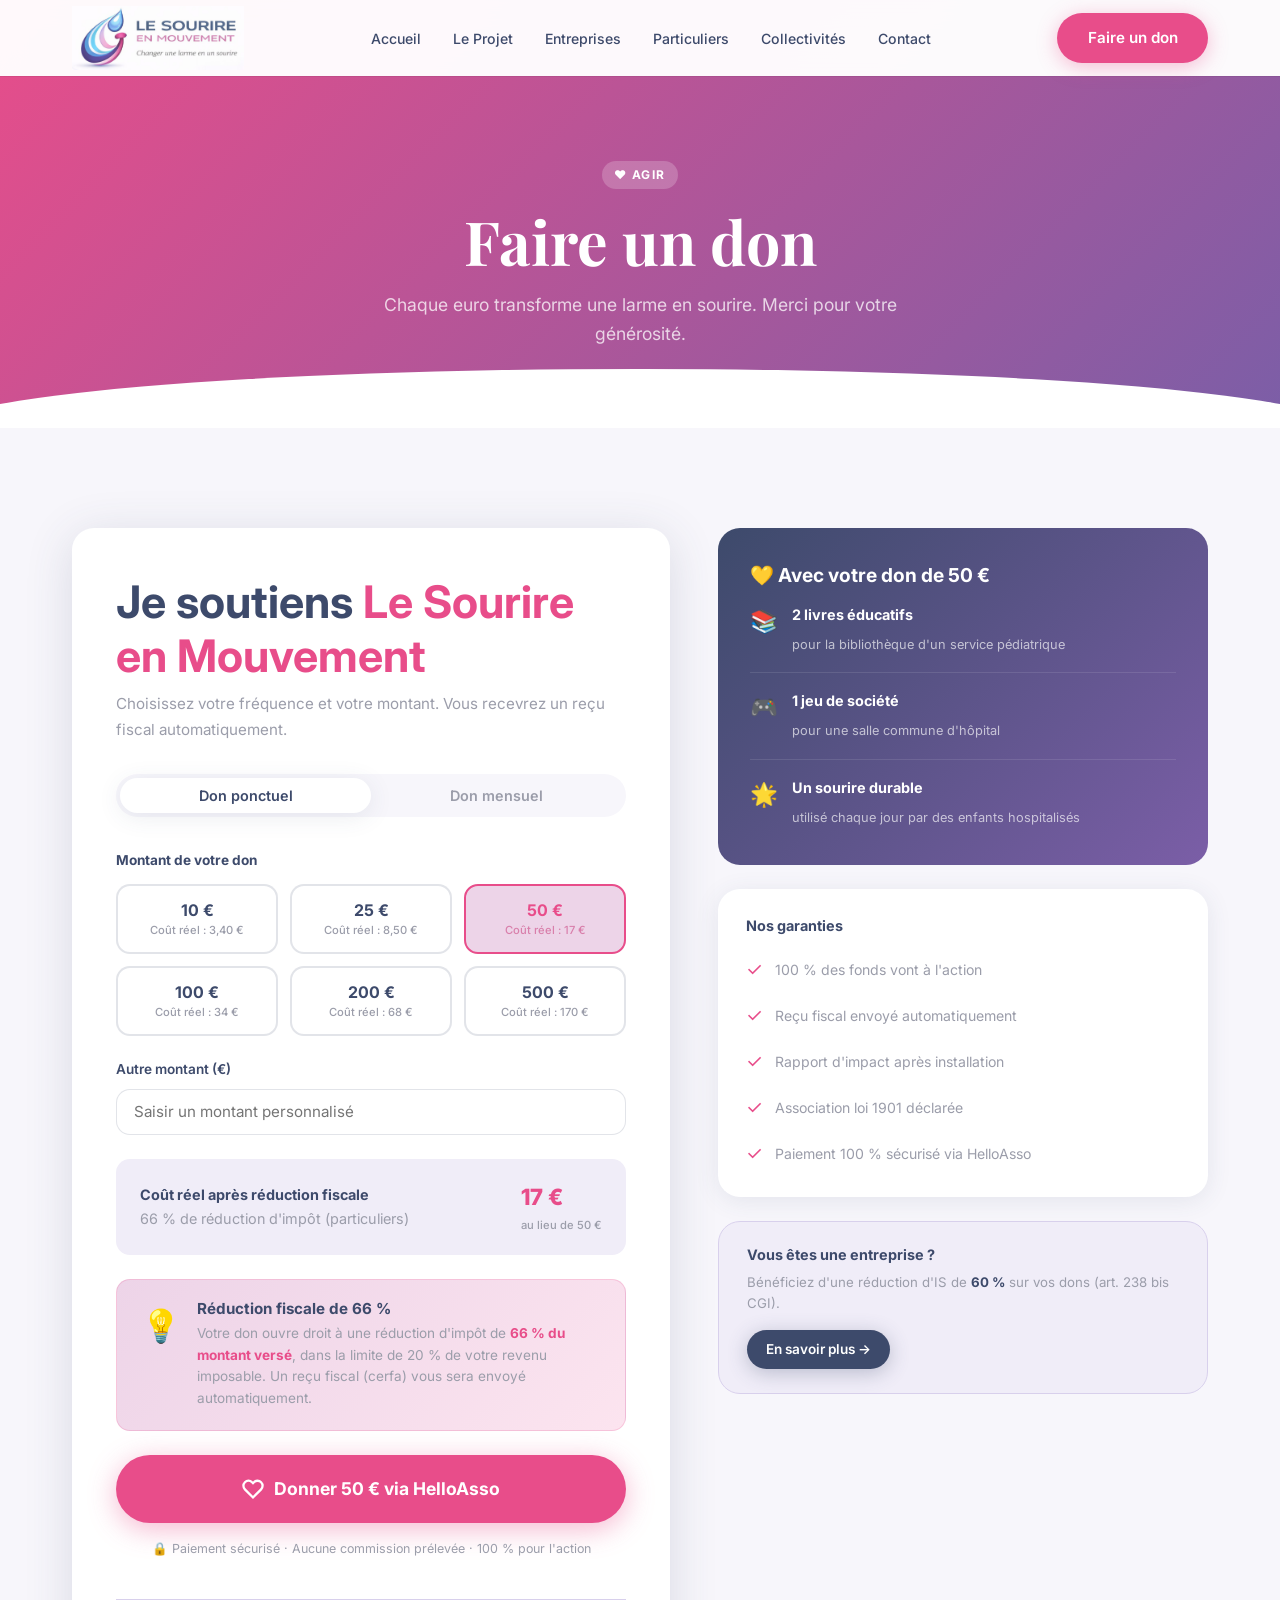
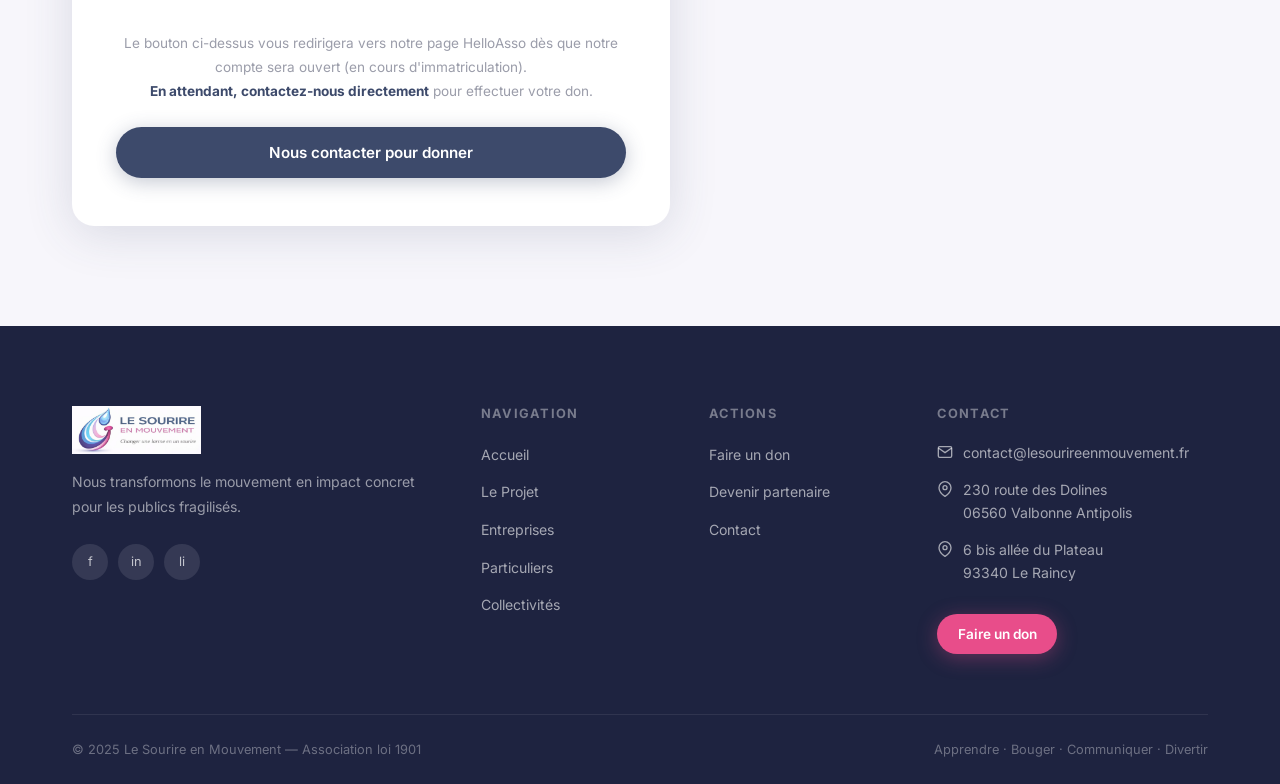
<file: don.html>
<!DOCTYPE html>
<html lang="fr">
<head>
  <meta charset="UTF-8">
  <meta name="viewport" content="width=device-width, initial-scale=1.0">
  <title>Faire un don — Le Sourire en Mouvement</title>
  <meta name="description" content="Faites un don à Le Sourire en Mouvement. 66% de réduction fiscale. 100% de l'impact va aux enfants hospitalisés et personnes fragilisées.">
  <link rel="stylesheet" href="style.css">
  <style>
    .don-layout {
      display: grid;
      grid-template-columns: 1.1fr .9fr;
      gap: 48px;
      align-items: start;
    }
    .don-card {
      background: var(--white);
      border-radius: var(--radius-lg);
      padding: 48px 44px;
      box-shadow: var(--shadow-lg);
    }
    .don-card h2 { margin-bottom: .5rem; }
    .don-card .sub { color: var(--gray); margin-bottom: 2rem; font-size: .95rem; }
    .frequency-tabs {
      display: flex;
      gap: 0;
      background: var(--bg);
      border-radius: 50px;
      padding: 4px;
      margin-bottom: 2rem;
    }
    .frequency-tabs button {
      flex: 1;
      padding: .65em 1em;
      border-radius: 50px;
      font-size: .9rem;
      font-weight: 600;
      color: var(--gray);
      transition: var(--transition);
    }
    .frequency-tabs button.active {
      background: var(--white);
      color: var(--navy);
      box-shadow: var(--shadow);
    }
    .impact-sidebar {
      position: sticky;
      top: 100px;
    }
    .impact-box {
      background: linear-gradient(135deg, var(--navy), var(--purple));
      border-radius: var(--radius-lg);
      padding: 36px 32px;
      color: var(--white);
      margin-bottom: 24px;
    }
    .impact-box h3 { color: var(--white); margin-bottom: 1rem; font-size: 1.2rem; }
    .impact-item {
      display: flex;
      gap: 14px;
      align-items: flex-start;
      margin-bottom: 1rem;
      padding-bottom: 1rem;
      border-bottom: 1px solid rgba(255,255,255,.1);
    }
    .impact-item:last-child { border-bottom: none; margin-bottom: 0; padding-bottom: 0; }
    .impact-item__emoji { font-size: 1.4rem; flex-shrink: 0; }
    .impact-item__text strong { display: block; font-size: .9rem; margin-bottom: .2rem; }
    .impact-item__text span { font-size: .8rem; color: rgba(255,255,255,.65); line-height: 1.5; }
    .helloasso-btn {
      display: flex;
      align-items: center;
      justify-content: center;
      gap: 10px;
      width: 100%;
      padding: 1.1em 2em;
      background: var(--pink);
      color: var(--white);
      border-radius: 50px;
      font-size: 1.1rem;
      font-weight: 700;
      box-shadow: 0 6px 28px rgba(232,77,138,.40);
      transition: var(--transition);
      margin-top: 1rem;
      border: none;
      cursor: pointer;
      text-decoration: none;
    }
    .helloasso-btn:hover {
      background: #d63a78;
      transform: translateY(-2px);
      box-shadow: 0 8px 36px rgba(232,77,138,.55);
    }
    .real-cost-display {
      background: var(--bg2);
      border-radius: var(--radius);
      padding: 20px 24px;
      display: flex;
      justify-content: space-between;
      align-items: center;
      margin: 1.5rem 0;
      transition: var(--transition);
    }
    .real-cost-display .label { color: var(--gray); font-size: .9rem; }
    .real-cost-display .value { font-size: 1.4rem; font-weight: 800; color: var(--pink); }
    .real-cost-display .value small { font-size: .7rem; font-weight: 500; color: var(--gray); display: block; text-align: right; }
    @media (max-width: 900px) {
      .don-layout { grid-template-columns: 1fr; }
      .impact-sidebar { position: static; }
      .don-card { padding: 32px 24px; }
    }
  </style>
</head>
<body>

<nav class="navbar" id="navbar">
  <div class="navbar__inner">
    <a href="index.html" class="navbar__logo">
      <img src="images/logo.png" alt="Le Sourire en Mouvement">
    </a>
    <ul class="navbar__nav">
      <li><a href="index.html">Accueil</a></li>
      <li><a href="presentation.html">Le Projet</a></li>
      <li><a href="entreprises.html">Entreprises</a></li>
      <li><a href="particuliers.html">Particuliers</a></li>
      <li><a href="collectivites.html">Collectivités</a></li>
      <li><a href="contact.html">Contact</a></li>
    </ul>
    <div class="navbar__cta">
      <a href="https://www.helloasso.com/associations/le-sourire-en-mouvement/formulaires/1" target="_blank" rel="noopener noreferrer" class="btn btn-primary active">Faire un don</a>
      <button class="navbar__hamburger" id="hamburger"><span></span><span></span><span></span></button>
    </div>
  </div>
</nav>

<!-- Page Hero -->
<section class="page-hero" style="background:linear-gradient(135deg,var(--pink) 0%,var(--purple) 100%)">
  <div class="container">
    <span class="section-tag" style="background:rgba(255,255,255,.2);color:var(--white)">❤️ Agir</span>
    <h1 class="serif">Faire un don</h1>
    <p>Chaque euro transforme une larme en sourire. Merci pour votre générosité.</p>
  </div>
</section>

<!-- Don Form -->
<section class="section section--bg">
  <div class="container">
    <div class="don-layout">

      <!-- Left: Form -->
      <div class="don-card">
        <h2>Je soutiens <span class="text-pink">Le Sourire en Mouvement</span></h2>
        <p class="sub">Choisissez votre fréquence et votre montant. Vous recevrez un reçu fiscal automatiquement.</p>

        <!-- Frequency -->
        <div class="frequency-tabs">
          <button class="active" onclick="setFrequency(this,'ponctuel')">Don ponctuel</button>
          <button onclick="setFrequency(this,'mensuel')">Don mensuel</button>
        </div>

        <!-- Amounts -->
        <label style="font-size:.85rem;font-weight:700;color:var(--navy);margin-bottom:.75rem;display:block">Montant de votre don</label>
        <div class="amount-grid" id="amountGrid">
          <button class="amount-btn" onclick="selectAmount(this,10)">
            10 €<span class="real-cost">Coût réel : 3,40 €</span>
          </button>
          <button class="amount-btn" onclick="selectAmount(this,25)">
            25 €<span class="real-cost">Coût réel : 8,50 €</span>
          </button>
          <button class="amount-btn active" onclick="selectAmount(this,50)">
            50 €<span class="real-cost">Coût réel : 17 €</span>
          </button>
          <button class="amount-btn" onclick="selectAmount(this,100)">
            100 €<span class="real-cost">Coût réel : 34 €</span>
          </button>
          <button class="amount-btn" onclick="selectAmount(this,200)">
            200 €<span class="real-cost">Coût réel : 68 €</span>
          </button>
          <button class="amount-btn" onclick="selectAmount(this,500)">
            500 €<span class="real-cost">Coût réel : 170 €</span>
          </button>
        </div>

        <!-- Custom amount -->
        <div class="form-group">
          <label for="customAmount">Autre montant (€)</label>
          <input type="number" id="customAmount" placeholder="Saisir un montant personnalisé" min="1" oninput="updateCustomAmount(this.value)">
        </div>

        <!-- Real cost display -->
        <div class="real-cost-display" id="realCostBox">
          <div class="label">
            <strong style="color:var(--navy);display:block">Coût réel après réduction fiscale</strong>
            66 % de réduction d'impôt (particuliers)
          </div>
          <div class="value">
            <span id="realCostValue">17 €</span>
            <small>au lieu de 50 €</small>
          </div>
        </div>

        <!-- Tax info -->
        <div class="tax-badge">
          <div class="tax-badge__icon">💡</div>
          <div class="tax-badge__text">
            <h4>Réduction fiscale de 66 %</h4>
            <p>Votre don ouvre droit à une réduction d'impôt de <strong>66 % du montant versé</strong>, dans la limite de 20 % de votre revenu imposable. Un reçu fiscal (cerfa) vous sera envoyé automatiquement.</p>
          </div>
        </div>

        <!-- HelloAsso CTA -->
        <a href="https://www.helloasso.com/associations/le-sourire-en-mouvement/formulaires/1" target="_blank" rel="noopener noreferrer" class="helloasso-btn" id="donBtn">
          <svg xmlns="http://www.w3.org/2000/svg" width="22" height="22" viewBox="0 0 24 24" fill="none" stroke="currentColor" stroke-width="2.5"><path d="M20.84 4.61a5.5 5.5 0 0 0-7.78 0L12 5.67l-1.06-1.06a5.5 5.5 0 0 0-7.78 7.78l1.06 1.06L12 21.23l7.78-7.78 1.06-1.06a5.5 5.5 0 0 0 0-7.78z"/></svg>
          Donner 50 € via HelloAsso
        </a>

        <p style="text-align:center;font-size:.78rem;color:var(--gray);margin-top:1rem">
          🔒 Paiement sécurisé · Aucune commission prélevée · 100 % pour l'action
        </p>

        <!-- HelloAsso section notice -->
        <div id="helloasso" style="margin-top:2.5rem;padding-top:2rem;border-top:1px solid var(--mist)">
          <p style="font-size:.85rem;color:var(--gray);text-align:center;line-height:1.75">
            Le bouton ci-dessus vous redirigera vers notre page HelloAsso dès que notre compte sera ouvert (en cours d'immatriculation).<br>
            <strong style="color:var(--navy)">En attendant, contactez-nous directement</strong> pour effectuer votre don.
          </p>
          <a href="contact.html" class="btn btn-navy mt-3" style="display:flex;justify-content:center">Nous contacter pour donner</a>
        </div>
      </div>

      <!-- Right: Impact sidebar -->
      <div class="impact-sidebar">
        <div class="impact-box">
          <h3>💛 Avec votre don de <span id="sidebarAmount">50 €</span></h3>
          <div class="impact-item">
            <div class="impact-item__emoji">📚</div>
            <div class="impact-item__text">
              <strong>2 livres éducatifs</strong>
              <span>pour la bibliothèque d'un service pédiatrique</span>
            </div>
          </div>
          <div class="impact-item">
            <div class="impact-item__emoji">🎮</div>
            <div class="impact-item__text">
              <strong>1 jeu de société</strong>
              <span>pour une salle commune d'hôpital</span>
            </div>
          </div>
          <div class="impact-item">
            <div class="impact-item__emoji">🌟</div>
            <div class="impact-item__text">
              <strong>Un sourire durable</strong>
              <span>utilisé chaque jour par des enfants hospitalisés</span>
            </div>
          </div>
        </div>

        <!-- Guarantees -->
        <div style="background:var(--white);border-radius:var(--radius-lg);padding:28px 28px;box-shadow:var(--shadow)">
          <h4 style="font-size:.9rem;margin-bottom:1.2rem;color:var(--navy)">Nos garanties</h4>
          <div style="display:flex;flex-direction:column;gap:.9rem">
            <div style="display:flex;gap:12px;align-items:center">
              <span style="color:var(--pink);font-size:1.2rem">✓</span>
              <span style="font-size:.88rem;color:var(--gray)">100 % des fonds vont à l'action</span>
            </div>
            <div style="display:flex;gap:12px;align-items:center">
              <span style="color:var(--pink);font-size:1.2rem">✓</span>
              <span style="font-size:.88rem;color:var(--gray)">Reçu fiscal envoyé automatiquement</span>
            </div>
            <div style="display:flex;gap:12px;align-items:center">
              <span style="color:var(--pink);font-size:1.2rem">✓</span>
              <span style="font-size:.88rem;color:var(--gray)">Rapport d'impact après installation</span>
            </div>
            <div style="display:flex;gap:12px;align-items:center">
              <span style="color:var(--pink);font-size:1.2rem">✓</span>
              <span style="font-size:.88rem;color:var(--gray)">Association loi 1901 déclarée</span>
            </div>
            <div style="display:flex;gap:12px;align-items:center">
              <span style="color:var(--pink);font-size:1.2rem">✓</span>
              <span style="font-size:.88rem;color:var(--gray)">Paiement 100 % sécurisé via HelloAsso</span>
            </div>
          </div>
        </div>

        <!-- Entreprise don -->
        <div style="background:var(--bg2);border-radius:var(--radius-lg);padding:24px 28px;margin-top:24px;border:1.5px solid var(--mist)">
          <h4 style="font-size:.9rem;margin-bottom:.5rem;color:var(--navy)">Vous êtes une entreprise ?</h4>
          <p style="font-size:.83rem;color:var(--gray);line-height:1.6;margin-bottom:1rem">Bénéficiez d'une réduction d'IS de <strong style="color:var(--navy)">60 %</strong> sur vos dons (art. 238 bis CGI).</p>
          <a href="entreprises.html" class="btn btn-navy" style="font-size:.85rem;padding:.6em 1.4em">En savoir plus →</a>
        </div>
      </div>

    </div>
  </div>
</section>

<footer class="footer">
  <div class="container">
    <div class="footer__grid">
      <div class="footer__brand">
        <img src="images/logo.png" alt="Le Sourire en Mouvement">
        <p>Nous transformons le mouvement en impact concret pour les publics fragilisés.</p>
        <div class="footer__social">
          <a href="#" aria-label="Facebook">f</a>
          <a href="#" aria-label="Instagram">in</a>
          <a href="#" aria-label="LinkedIn">li</a>
        </div>
      </div>
      <div class="footer__col">
        <h4>Navigation</h4>
        <ul>
          <li><a href="index.html">Accueil</a></li>
          <li><a href="presentation.html">Le Projet</a></li>
          <li><a href="entreprises.html">Entreprises</a></li>
          <li><a href="particuliers.html">Particuliers</a></li>
          <li><a href="collectivites.html">Collectivités</a></li>
        </ul>
      </div>
      <div class="footer__col">
        <h4>Actions</h4>
        <ul>
          <li><a href="https://www.helloasso.com/associations/le-sourire-en-mouvement/formulaires/1" target="_blank" rel="noopener noreferrer">Faire un don</a></li>
          <li><a href="entreprises.html">Devenir partenaire</a></li>
          <li><a href="contact.html">Contact</a></li>
        </ul>
      </div>
      <div class="footer__col">
        <h4>Contact</h4>
        <div class="footer__contact-item">
          <svg xmlns="http://www.w3.org/2000/svg" width="16" height="16" viewBox="0 0 24 24" fill="none" stroke="currentColor" stroke-width="2"><path d="M4 4h16c1.1 0 2 .9 2 2v12c0 1.1-.9 2-2 2H4c-1.1 0-2-.9-2-2V6c0-1.1.9-2 2-2z"/><polyline points="22,6 12,13 2,6"/></svg>
          contact@lesourireenmouvement.fr
        </div>
        <div class="footer__contact-item">
          <svg xmlns="http://www.w3.org/2000/svg" width="16" height="16" viewBox="0 0 24 24" fill="none" stroke="currentColor" stroke-width="2"><path d="M21 10c0 7-9 13-9 13s-9-6-9-13a9 9 0 0 1 18 0z"/><circle cx="12" cy="10" r="3"/></svg>
          <span>230 route des Dolines<br>06560 Valbonne Antipolis</span>
        </div>
        <div class="footer__contact-item">
          <svg xmlns="http://www.w3.org/2000/svg" width="16" height="16" viewBox="0 0 24 24" fill="none" stroke="currentColor" stroke-width="2"><path d="M21 10c0 7-9 13-9 13s-9-6-9-13a9 9 0 0 1 18 0z"/><circle cx="12" cy="10" r="3"/></svg>
          <span>6 bis allée du Plateau<br>93340 Le Raincy</span>
        </div>
        <a href="https://www.helloasso.com/associations/le-sourire-en-mouvement/formulaires/1" target="_blank" rel="noopener noreferrer" class="btn btn-primary mt-2" style="font-size:.85rem;padding:.65em 1.5em">Faire un don</a>
      </div>
    </div>
    <div class="footer__bottom">
      <span>© 2025 Le Sourire en Mouvement — Association loi 1901</span>
      <span>Apprendre · Bouger · Communiquer · Divertir</span>
    </div>
  </div>
</footer>

<script>
  const hamburger = document.getElementById('hamburger');
  const navbar = document.getElementById('navbar');
  hamburger?.addEventListener('click', () => navbar.classList.toggle('navbar--open'));
  window.addEventListener('scroll', () => {
    navbar.style.boxShadow = window.scrollY > 20 ? '0 2px 20px rgba(0,0,0,.10)' : '';
  });

  let currentAmount = 50;

  function selectAmount(btn, amount) {
    document.querySelectorAll('.amount-btn').forEach(b => b.classList.remove('active'));
    btn.classList.add('active');
    document.getElementById('customAmount').value = '';
    updateAmount(amount);
  }

  function updateCustomAmount(val) {
    document.querySelectorAll('.amount-btn').forEach(b => b.classList.remove('active'));
    if (val && val > 0) updateAmount(parseFloat(val));
  }

  function updateAmount(amount) {
    currentAmount = amount;
    const real = Math.round(amount * 0.34 * 100) / 100;
    document.getElementById('realCostValue').textContent = real.toLocaleString('fr-FR', {minimumFractionDigits: 0}) + ' €';
    document.querySelector('#realCostBox .value small').textContent = 'au lieu de ' + amount + ' €';
    document.getElementById('donBtn').textContent = '';
    document.getElementById('donBtn').innerHTML = `
      <svg xmlns="http://www.w3.org/2000/svg" width="22" height="22" viewBox="0 0 24 24" fill="none" stroke="currentColor" stroke-width="2.5"><path d="M20.84 4.61a5.5 5.5 0 0 0-7.78 0L12 5.67l-1.06-1.06a5.5 5.5 0 0 0-7.78 7.78l1.06 1.06L12 21.23l7.78-7.78 1.06-1.06a5.5 5.5 0 0 0 0-7.78z"/></svg>
      Donner ${amount} € via HelloAsso`;
    document.getElementById('sidebarAmount').textContent = amount + ' €';
  }

  function setFrequency(btn, type) {
    document.querySelectorAll('.frequency-tabs button').forEach(b => b.classList.remove('active'));
    btn.classList.add('active');
  }
</script>
</body>
</html>
</file>
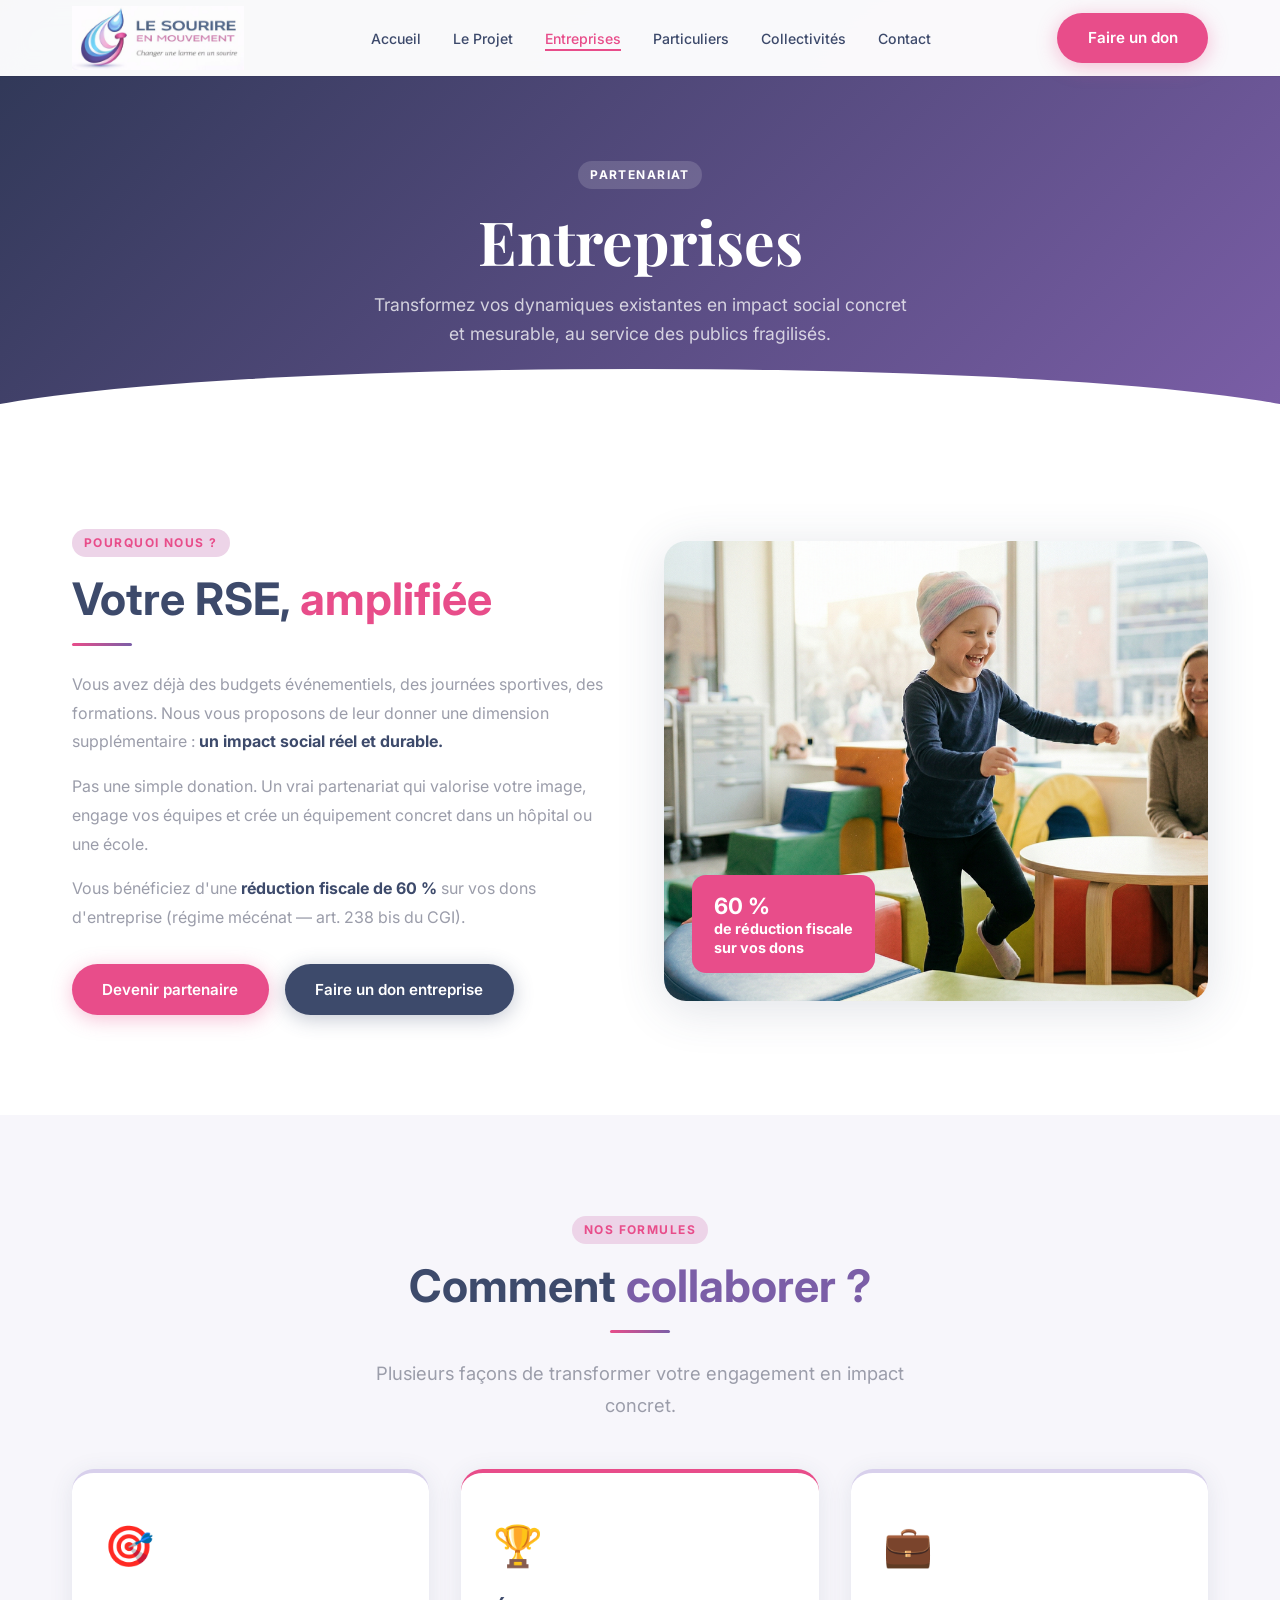
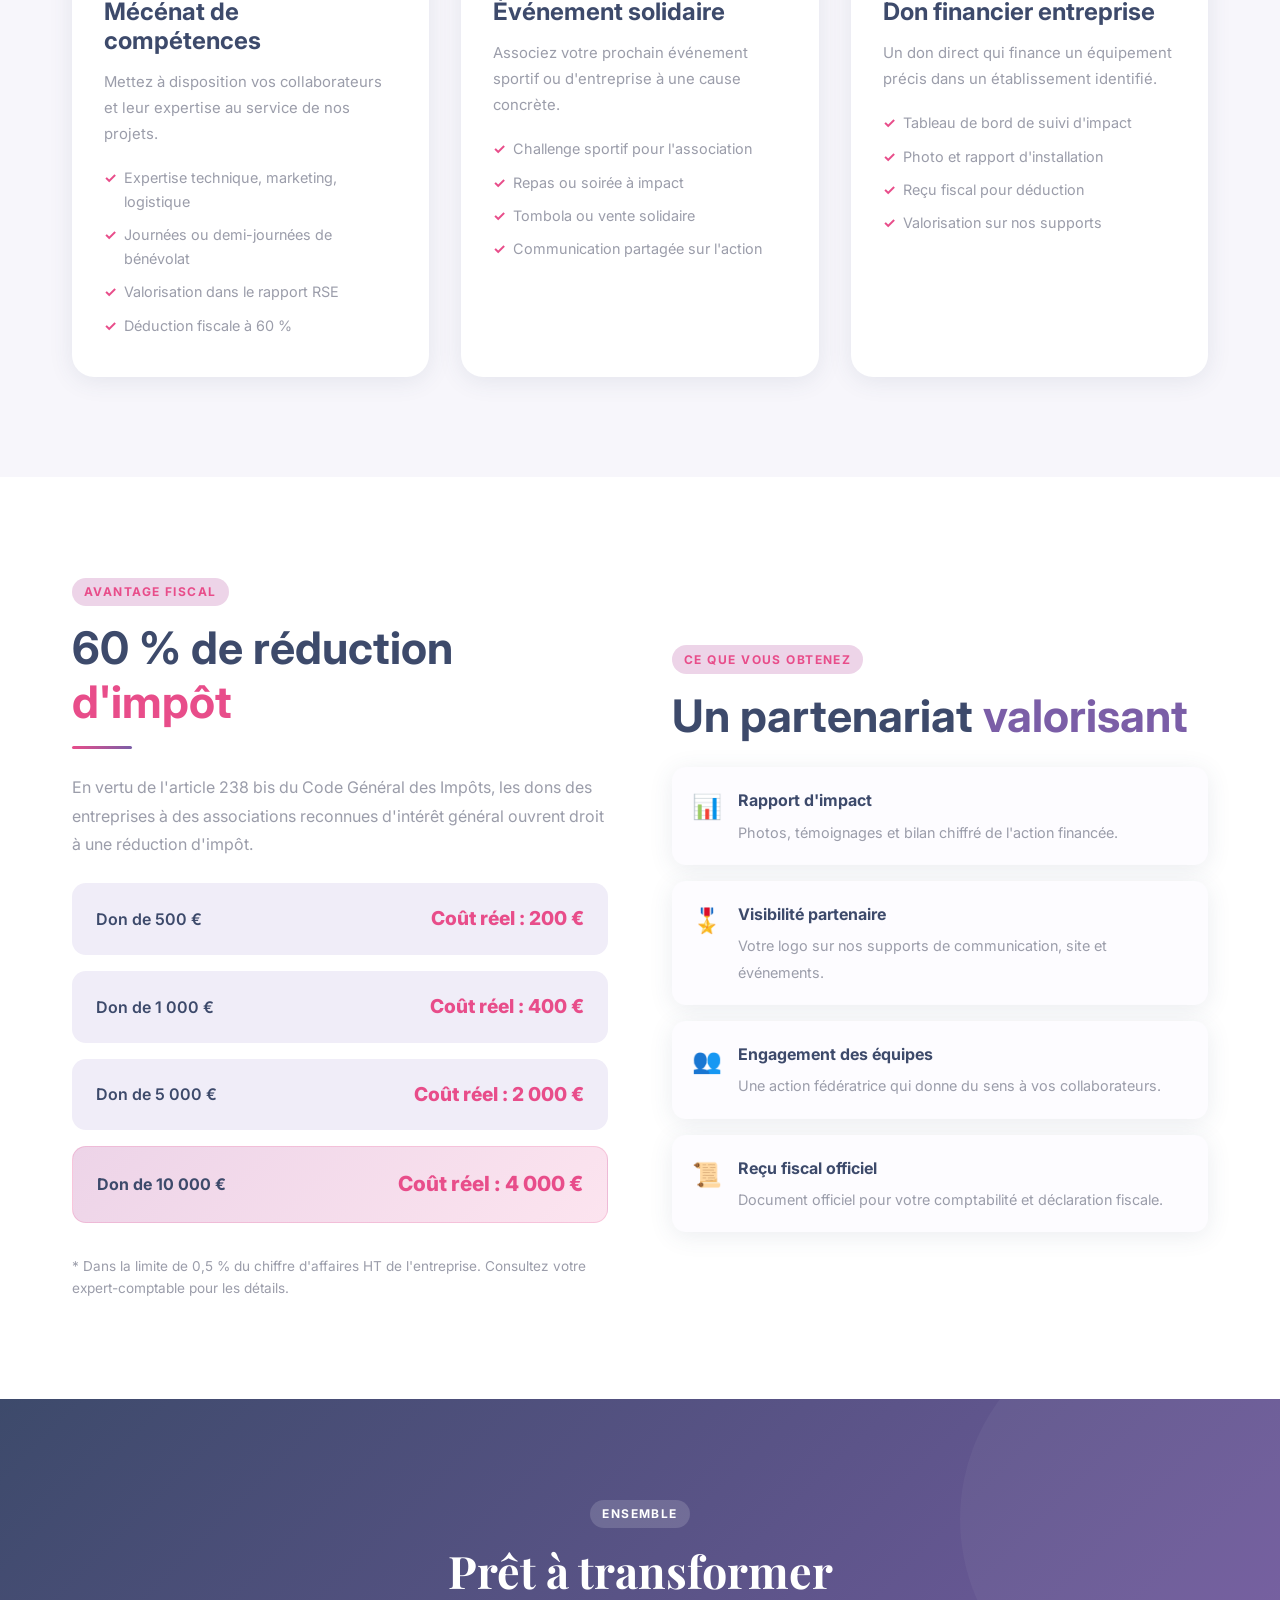
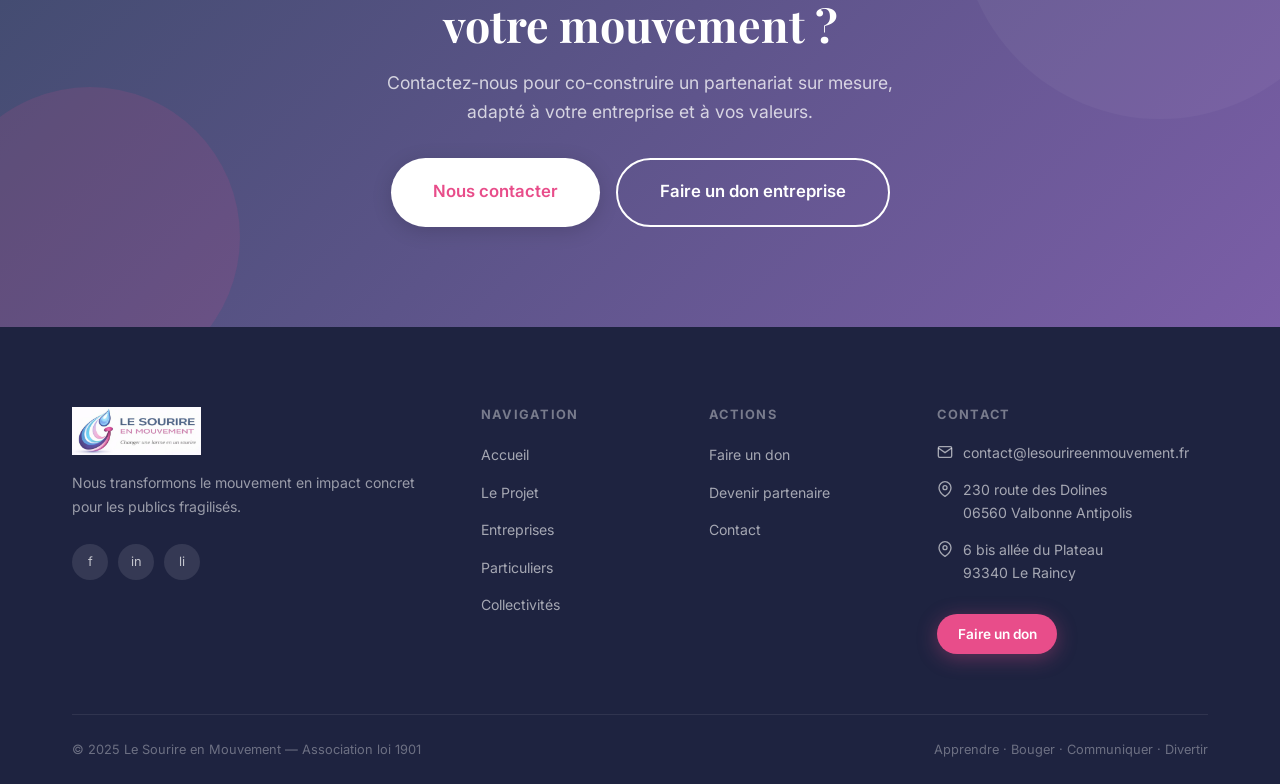
<file: entreprises.html>
<!DOCTYPE html>
<html lang="fr">
<head>
  <meta charset="UTF-8">
  <meta name="viewport" content="width=device-width, initial-scale=1.0">
  <title>Entreprises — Le Sourire en Mouvement</title>
  <meta name="description" content="Donnez du sens à votre RSE avec Le Sourire en Mouvement. Transformez vos budgets événementiels et sportifs en actions concrètes à impact durable.">
  <link rel="stylesheet" href="style.css">
</head>
<body>

<nav class="navbar" id="navbar">
  <div class="navbar__inner">
    <a href="index.html" class="navbar__logo">
      <img src="images/logo.png" alt="Le Sourire en Mouvement">
    </a>
    <ul class="navbar__nav">
      <li><a href="index.html">Accueil</a></li>
      <li><a href="presentation.html">Le Projet</a></li>
      <li><a href="entreprises.html" class="active">Entreprises</a></li>
      <li><a href="particuliers.html">Particuliers</a></li>
      <li><a href="collectivites.html">Collectivités</a></li>
      <li><a href="contact.html">Contact</a></li>
    </ul>
    <div class="navbar__cta">
      <a href="https://www.helloasso.com/associations/le-sourire-en-mouvement/formulaires/1" target="_blank" rel="noopener noreferrer" class="btn btn-primary">Faire un don</a>
      <button class="navbar__hamburger" id="hamburger"><span></span><span></span><span></span></button>
    </div>
  </div>
</nav>

<!-- Page Hero -->
<section class="page-hero" style="background:linear-gradient(135deg,#2e3755 0%,var(--purple) 100%)">
  <div class="container">
    <span class="section-tag" style="background:rgba(255,255,255,.15);color:var(--white)">Partenariat</span>
    <h1 class="serif">Entreprises</h1>
    <p>Transformez vos dynamiques existantes en impact social concret et mesurable, au service des publics fragilisés.</p>
  </div>
</section>

<!-- Value Prop -->
<section class="section">
  <div class="container">
    <div class="grid-2">
      <div>
        <span class="section-tag">Pourquoi nous ?</span>
        <h2>Votre RSE, <span class="text-pink">amplifiée</span></h2>
        <div class="divider divider--left"></div>
        <p style="color:var(--gray);line-height:1.8;margin-bottom:1rem">
          Vous avez déjà des budgets événementiels, des journées sportives, des formations.
          Nous vous proposons de leur donner une dimension supplémentaire : <strong style="color:var(--navy)">un impact social réel et durable.</strong>
        </p>
        <p style="color:var(--gray);line-height:1.8;margin-bottom:1rem">
          Pas une simple donation. Un vrai partenariat qui valorise votre image, engage vos équipes
          et crée un équipement concret dans un hôpital ou une école.
        </p>
        <p style="color:var(--gray);line-height:1.8;margin-bottom:2rem">
          Vous bénéficiez d'une <strong style="color:var(--navy)">réduction fiscale de 60 %</strong> sur vos dons d'entreprise
          (régime mécénat — art. 238 bis du CGI).
        </p>
        <div style="display:flex;gap:16px;flex-wrap:wrap">
          <a href="contact.html" class="btn btn-primary">Devenir partenaire</a>
          <a href="https://www.helloasso.com/associations/le-sourire-en-mouvement/formulaires/1" target="_blank" rel="noopener noreferrer" class="btn btn-navy">Faire un don entreprise</a>
        </div>
      </div>
      <div class="mission__image-wrap">
        <img src="images/hero.jpg" alt="Équipe et solidarité" style="height:460px;object-fit:cover">
        <div class="mission__badge">
          <strong>60 %</strong>
          de réduction fiscale<br>sur vos dons
        </div>
      </div>
    </div>
  </div>
</section>

<!-- Offers -->
<section class="section section--bg">
  <div class="container">
    <div class="text-center mb-6">
      <span class="section-tag">Nos formules</span>
      <h2>Comment <span class="text-purple">collaborer ?</span></h2>
      <div class="divider"></div>
      <p class="section-lead">Plusieurs façons de transformer votre engagement en impact concret.</p>
    </div>
    <div class="grid-3">
      <div class="offer-card">
        <div class="offer-card__icon">🎯</div>
        <h3>Mécénat de compétences</h3>
        <p>Mettez à disposition vos collaborateurs et leur expertise au service de nos projets.</p>
        <ul>
          <li>Expertise technique, marketing, logistique</li>
          <li>Journées ou demi-journées de bénévolat</li>
          <li>Valorisation dans le rapport RSE</li>
          <li>Déduction fiscale à 60 %</li>
        </ul>
      </div>
      <div class="offer-card" style="border-top-color:var(--pink)">
        <div class="offer-card__icon">🏆</div>
        <h3>Événement solidaire</h3>
        <p>Associez votre prochain événement sportif ou d'entreprise à une cause concrète.</p>
        <ul>
          <li>Challenge sportif pour l'association</li>
          <li>Repas ou soirée à impact</li>
          <li>Tombola ou vente solidaire</li>
          <li>Communication partagée sur l'action</li>
        </ul>
      </div>
      <div class="offer-card">
        <div class="offer-card__icon">💼</div>
        <h3>Don financier entreprise</h3>
        <p>Un don direct qui finance un équipement précis dans un établissement identifié.</p>
        <ul>
          <li>Tableau de bord de suivi d'impact</li>
          <li>Photo et rapport d'installation</li>
          <li>Reçu fiscal pour déduction</li>
          <li>Valorisation sur nos supports</li>
        </ul>
      </div>
    </div>
  </div>
</section>

<!-- Fiscal Benefit -->
<section class="section">
  <div class="container">
    <div class="grid-2" style="gap:64px">
      <div>
        <span class="section-tag">Avantage fiscal</span>
        <h2>60 % de réduction <span class="text-pink">d'impôt</span></h2>
        <div class="divider divider--left"></div>
        <p style="color:var(--gray);line-height:1.8;margin-bottom:1.5rem">
          En vertu de l'article 238 bis du Code Général des Impôts, les dons des entreprises
          à des associations reconnues d'intérêt général ouvrent droit à une réduction d'impôt.
        </p>
        <div style="display:flex;flex-direction:column;gap:1rem;margin-bottom:2rem">
          <div style="background:var(--bg2);border-radius:var(--radius);padding:20px 24px;display:flex;justify-content:space-between;align-items:center">
            <span style="font-weight:600;color:var(--navy)">Don de 500 €</span>
            <span style="color:var(--pink);font-weight:800;font-size:1.2rem">Coût réel : 200 €</span>
          </div>
          <div style="background:var(--bg2);border-radius:var(--radius);padding:20px 24px;display:flex;justify-content:space-between;align-items:center">
            <span style="font-weight:600;color:var(--navy)">Don de 1 000 €</span>
            <span style="color:var(--pink);font-weight:800;font-size:1.2rem">Coût réel : 400 €</span>
          </div>
          <div style="background:var(--bg2);border-radius:var(--radius);padding:20px 24px;display:flex;justify-content:space-between;align-items:center">
            <span style="font-weight:600;color:var(--navy)">Don de 5 000 €</span>
            <span style="color:var(--pink);font-weight:800;font-size:1.2rem">Coût réel : 2 000 €</span>
          </div>
          <div style="background:linear-gradient(135deg,var(--blush),#fce4ef);border-radius:var(--radius);padding:20px 24px;display:flex;justify-content:space-between;align-items:center;border:1.5px solid rgba(232,77,138,.2)">
            <span style="font-weight:700;color:var(--navy)">Don de 10 000 €</span>
            <span style="color:var(--pink);font-weight:800;font-size:1.3rem">Coût réel : 4 000 €</span>
          </div>
        </div>
        <p style="font-size:.85rem;color:var(--gray)">* Dans la limite de 0,5 % du chiffre d'affaires HT de l'entreprise. Consultez votre expert-comptable pour les détails.</p>
      </div>
      <div>
        <span class="section-tag">Ce que vous obtenez</span>
        <h2>Un partenariat <span class="text-purple">valorisant</span></h2>
        <div style="display:flex;flex-direction:column;gap:1rem;margin-top:1.5rem">
          <div style="display:flex;gap:16px;align-items:flex-start;padding:20px;background:var(--card-bg);border-radius:var(--radius);box-shadow:var(--shadow)">
            <span style="font-size:1.5rem;flex-shrink:0">📊</span>
            <div>
              <strong style="color:var(--navy);display:block;margin-bottom:.3rem">Rapport d'impact</strong>
              <span style="color:var(--gray);font-size:.9rem">Photos, témoignages et bilan chiffré de l'action financée.</span>
            </div>
          </div>
          <div style="display:flex;gap:16px;align-items:flex-start;padding:20px;background:var(--card-bg);border-radius:var(--radius);box-shadow:var(--shadow)">
            <span style="font-size:1.5rem;flex-shrink:0">🎖️</span>
            <div>
              <strong style="color:var(--navy);display:block;margin-bottom:.3rem">Visibilité partenaire</strong>
              <span style="color:var(--gray);font-size:.9rem">Votre logo sur nos supports de communication, site et événements.</span>
            </div>
          </div>
          <div style="display:flex;gap:16px;align-items:flex-start;padding:20px;background:var(--card-bg);border-radius:var(--radius);box-shadow:var(--shadow)">
            <span style="font-size:1.5rem;flex-shrink:0">👥</span>
            <div>
              <strong style="color:var(--navy);display:block;margin-bottom:.3rem">Engagement des équipes</strong>
              <span style="color:var(--gray);font-size:.9rem">Une action fédératrice qui donne du sens à vos collaborateurs.</span>
            </div>
          </div>
          <div style="display:flex;gap:16px;align-items:flex-start;padding:20px;background:var(--card-bg);border-radius:var(--radius);box-shadow:var(--shadow)">
            <span style="font-size:1.5rem;flex-shrink:0">📜</span>
            <div>
              <strong style="color:var(--navy);display:block;margin-bottom:.3rem">Reçu fiscal officiel</strong>
              <span style="color:var(--gray);font-size:.9rem">Document officiel pour votre comptabilité et déclaration fiscale.</span>
            </div>
          </div>
        </div>
      </div>
    </div>
  </div>
</section>

<!-- CTA -->
<section class="donate-banner">
  <div class="container" style="position:relative;z-index:1">
    <span class="section-tag" style="background:rgba(255,255,255,.15);color:var(--white)">Ensemble</span>
    <h2 class="serif">Prêt à transformer<br>votre mouvement ?</h2>
    <p>Contactez-nous pour co-construire un partenariat sur mesure, adapté à votre entreprise et à vos valeurs.</p>
    <div class="donate-banner__actions">
      <a href="contact.html" class="btn btn-white btn-lg">Nous contacter</a>
      <a href="https://www.helloasso.com/associations/le-sourire-en-mouvement/formulaires/1" target="_blank" rel="noopener noreferrer" class="btn btn-outline btn-lg">Faire un don entreprise</a>
    </div>
  </div>
</section>

<footer class="footer">
  <div class="container">
    <div class="footer__grid">
      <div class="footer__brand">
        <img src="images/logo.png" alt="Le Sourire en Mouvement">
        <p>Nous transformons le mouvement en impact concret pour les publics fragilisés.</p>
        <div class="footer__social">
          <a href="#" aria-label="Facebook">f</a>
          <a href="#" aria-label="Instagram">in</a>
          <a href="#" aria-label="LinkedIn">li</a>
        </div>
      </div>
      <div class="footer__col">
        <h4>Navigation</h4>
        <ul>
          <li><a href="index.html">Accueil</a></li>
          <li><a href="presentation.html">Le Projet</a></li>
          <li><a href="entreprises.html">Entreprises</a></li>
          <li><a href="particuliers.html">Particuliers</a></li>
          <li><a href="collectivites.html">Collectivités</a></li>
        </ul>
      </div>
      <div class="footer__col">
        <h4>Actions</h4>
        <ul>
          <li><a href="https://www.helloasso.com/associations/le-sourire-en-mouvement/formulaires/1" target="_blank" rel="noopener noreferrer">Faire un don</a></li>
          <li><a href="entreprises.html">Devenir partenaire</a></li>
          <li><a href="contact.html">Contact</a></li>
        </ul>
      </div>
      <div class="footer__col">
        <h4>Contact</h4>
        <div class="footer__contact-item">
          <svg xmlns="http://www.w3.org/2000/svg" width="16" height="16" viewBox="0 0 24 24" fill="none" stroke="currentColor" stroke-width="2"><path d="M4 4h16c1.1 0 2 .9 2 2v12c0 1.1-.9 2-2 2H4c-1.1 0-2-.9-2-2V6c0-1.1.9-2 2-2z"/><polyline points="22,6 12,13 2,6"/></svg>
          contact@lesourireenmouvement.fr
        </div>
        <div class="footer__contact-item">
          <svg xmlns="http://www.w3.org/2000/svg" width="16" height="16" viewBox="0 0 24 24" fill="none" stroke="currentColor" stroke-width="2"><path d="M21 10c0 7-9 13-9 13s-9-6-9-13a9 9 0 0 1 18 0z"/><circle cx="12" cy="10" r="3"/></svg>
          <span>230 route des Dolines<br>06560 Valbonne Antipolis</span>
        </div>
        <div class="footer__contact-item">
          <svg xmlns="http://www.w3.org/2000/svg" width="16" height="16" viewBox="0 0 24 24" fill="none" stroke="currentColor" stroke-width="2"><path d="M21 10c0 7-9 13-9 13s-9-6-9-13a9 9 0 0 1 18 0z"/><circle cx="12" cy="10" r="3"/></svg>
          <span>6 bis allée du Plateau<br>93340 Le Raincy</span>
        </div>
        <a href="https://www.helloasso.com/associations/le-sourire-en-mouvement/formulaires/1" target="_blank" rel="noopener noreferrer" class="btn btn-primary mt-2" style="font-size:.85rem;padding:.65em 1.5em">Faire un don</a>
      </div>
    </div>
    <div class="footer__bottom">
      <span>© 2025 Le Sourire en Mouvement — Association loi 1901</span>
      <span>Apprendre · Bouger · Communiquer · Divertir</span>
    </div>
  </div>
</footer>

<script>
  const hamburger = document.getElementById('hamburger');
  const navbar = document.getElementById('navbar');
  hamburger?.addEventListener('click', () => navbar.classList.toggle('navbar--open'));
  window.addEventListener('scroll', () => {
    navbar.style.boxShadow = window.scrollY > 20 ? '0 2px 20px rgba(0,0,0,.10)' : '';
  });
</script>
</body>
</html>
</file>
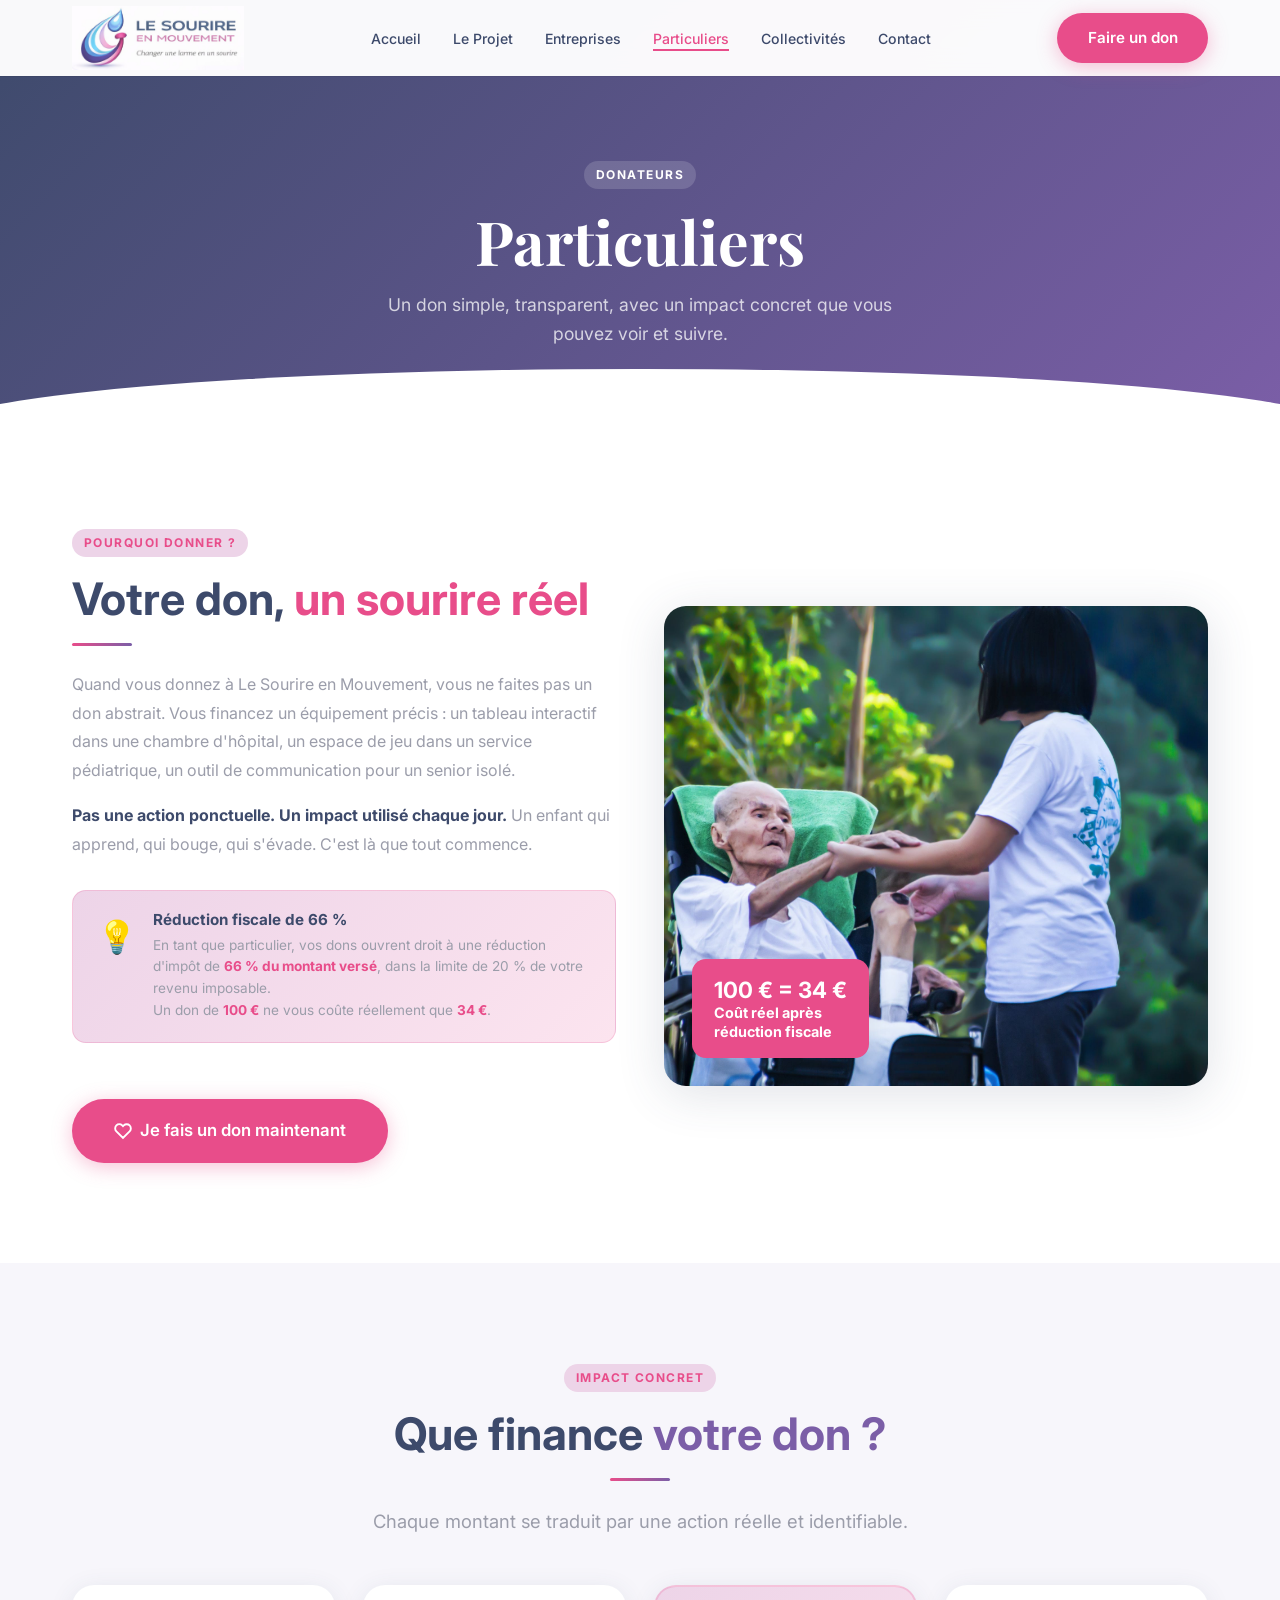
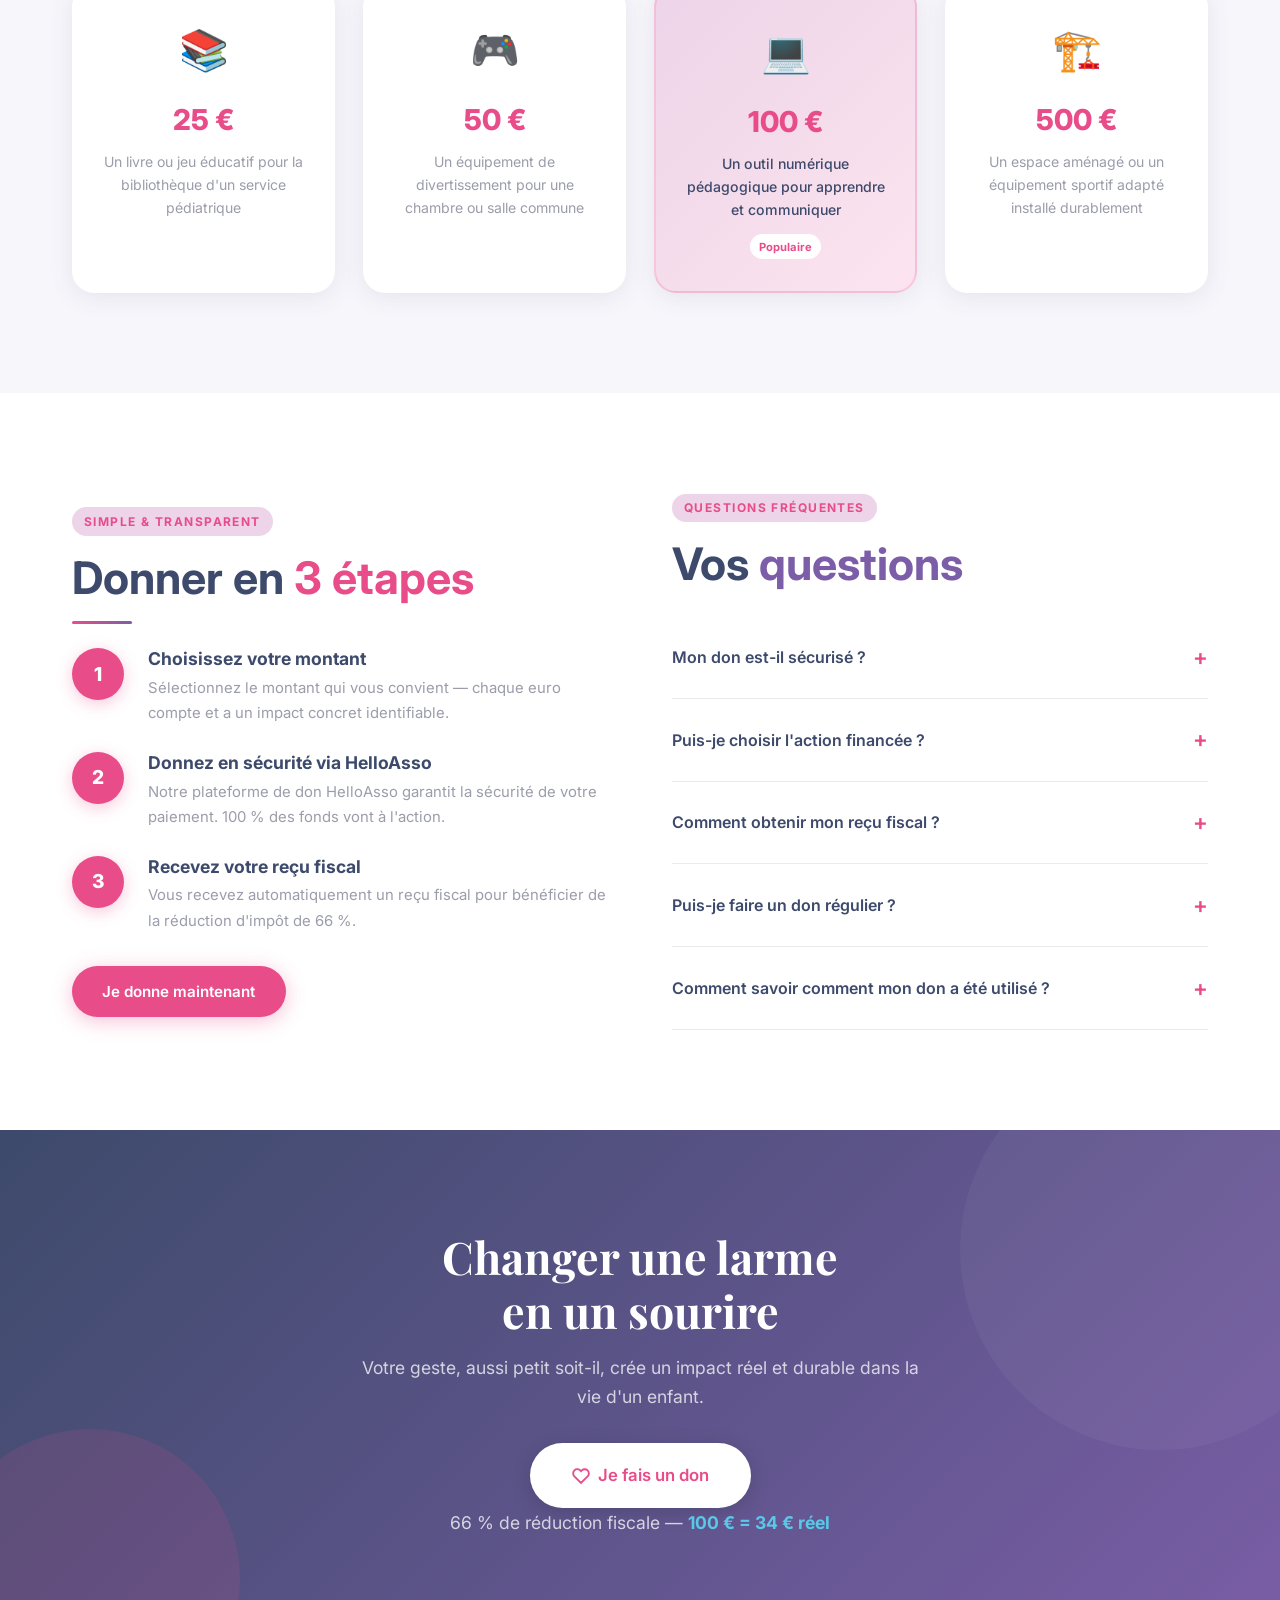
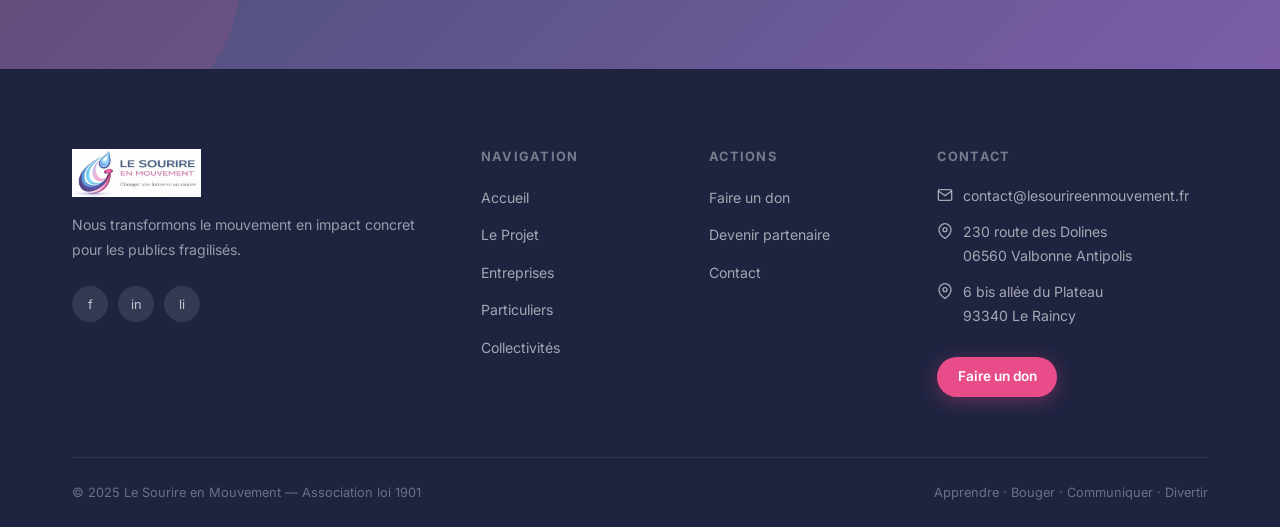
<file: particuliers.html>
<!DOCTYPE html>
<html lang="fr">
<head>
  <meta charset="UTF-8">
  <meta name="viewport" content="width=device-width, initial-scale=1.0">
  <title>Particuliers — Le Sourire en Mouvement</title>
  <meta name="description" content="Faites un don simple et transparent. Votre soutien finance un équipement concret pour des enfants hospitalisés ou des personnes en rééducation.">
  <link rel="stylesheet" href="style.css">
</head>
<body>

<nav class="navbar" id="navbar">
  <div class="navbar__inner">
    <a href="index.html" class="navbar__logo">
      <img src="images/logo.png" alt="Le Sourire en Mouvement">
    </a>
    <ul class="navbar__nav">
      <li><a href="index.html">Accueil</a></li>
      <li><a href="presentation.html">Le Projet</a></li>
      <li><a href="entreprises.html">Entreprises</a></li>
      <li><a href="particuliers.html" class="active">Particuliers</a></li>
      <li><a href="collectivites.html">Collectivités</a></li>
      <li><a href="contact.html">Contact</a></li>
    </ul>
    <div class="navbar__cta">
      <a href="https://www.helloasso.com/associations/le-sourire-en-mouvement/formulaires/1" target="_blank" rel="noopener noreferrer" class="btn btn-primary">Faire un don</a>
      <button class="navbar__hamburger" id="hamburger"><span></span><span></span><span></span></button>
    </div>
  </div>
</nav>

<!-- Page Hero -->
<section class="page-hero">
  <div class="container">
    <span class="section-tag" style="background:rgba(255,255,255,.15);color:var(--white)">Donateurs</span>
    <h1 class="serif">Particuliers</h1>
    <p>Un don simple, transparent, avec un impact concret que vous pouvez voir et suivre.</p>
  </div>
</section>

<!-- Why Donate -->
<section class="section">
  <div class="container">
    <div class="grid-2">
      <div>
        <span class="section-tag">Pourquoi donner ?</span>
        <h2>Votre don, <span class="text-pink">un sourire réel</span></h2>
        <div class="divider divider--left"></div>
        <p style="color:var(--gray);line-height:1.8;margin-bottom:1rem">
          Quand vous donnez à Le Sourire en Mouvement, vous ne faites pas un don abstrait.
          Vous financez un équipement précis : un tableau interactif dans une chambre d'hôpital,
          un espace de jeu dans un service pédiatrique, un outil de communication pour un senior isolé.
        </p>
        <p style="color:var(--gray);line-height:1.8;margin-bottom:2rem">
          <strong style="color:var(--navy)">Pas une action ponctuelle. Un impact utilisé chaque jour.</strong>
          Un enfant qui apprend, qui bouge, qui s'évade. C'est là que tout commence.
        </p>

        <div class="tax-badge">
          <div class="tax-badge__icon">💡</div>
          <div class="tax-badge__text">
            <h4>Réduction fiscale de 66 %</h4>
            <p>En tant que particulier, vos dons ouvrent droit à une réduction d'impôt de <strong>66 % du montant versé</strong>, dans la limite de 20 % de votre revenu imposable.<br>
            Un don de <strong>100 €</strong> ne vous coûte réellement que <strong>34 €</strong>.</p>
          </div>
        </div>

        <a href="https://www.helloasso.com/associations/le-sourire-en-mouvement/formulaires/1" target="_blank" rel="noopener noreferrer" class="btn btn-primary btn-lg mt-4">
          <svg xmlns="http://www.w3.org/2000/svg" viewBox="0 0 24 24" fill="none" stroke="currentColor" stroke-width="2.5"><path d="M20.84 4.61a5.5 5.5 0 0 0-7.78 0L12 5.67l-1.06-1.06a5.5 5.5 0 0 0-7.78 7.78l1.06 1.06L12 21.23l7.78-7.78 1.06-1.06a5.5 5.5 0 0 0 0-7.78z"/></svg>
          Je fais un don maintenant
        </a>
      </div>
      <div class="mission__image-wrap">
        <img src="images/intergenerationnel.jpg" alt="Enfant souriant" style="height:480px;object-fit:cover">
        <div class="mission__badge">
          <strong>100 € = 34 €</strong>
          Coût réel après<br>réduction fiscale
        </div>
      </div>
    </div>
  </div>
</section>

<!-- What Your Money Does -->
<section class="section section--bg">
  <div class="container">
    <div class="text-center mb-6">
      <span class="section-tag">Impact concret</span>
      <h2>Que finance <span class="text-purple">votre don ?</span></h2>
      <div class="divider"></div>
      <p class="section-lead">Chaque montant se traduit par une action réelle et identifiable.</p>
    </div>
    <div class="grid-4">
      <div style="background:var(--white);border-radius:var(--radius-lg);padding:32px 24px;text-align:center;box-shadow:var(--shadow);transition:var(--transition)" onmouseover="this.style.transform='translateY(-4px)'" onmouseout="this.style.transform=''">
        <div style="font-size:2.5rem;margin-bottom:.8rem">📚</div>
        <div style="font-size:1.8rem;font-weight:800;color:var(--pink);margin-bottom:.4rem">25 €</div>
        <p style="color:var(--gray);font-size:.88rem;line-height:1.65">Un livre ou jeu éducatif pour la bibliothèque d'un service pédiatrique</p>
      </div>
      <div style="background:var(--white);border-radius:var(--radius-lg);padding:32px 24px;text-align:center;box-shadow:var(--shadow);transition:var(--transition)" onmouseover="this.style.transform='translateY(-4px)'" onmouseout="this.style.transform=''">
        <div style="font-size:2.5rem;margin-bottom:.8rem">🎮</div>
        <div style="font-size:1.8rem;font-weight:800;color:var(--pink);margin-bottom:.4rem">50 €</div>
        <p style="color:var(--gray);font-size:.88rem;line-height:1.65">Un équipement de divertissement pour une chambre ou salle commune</p>
      </div>
      <div style="background:linear-gradient(135deg,var(--blush),#fce4ef);border-radius:var(--radius-lg);padding:32px 24px;text-align:center;box-shadow:var(--shadow);border:2px solid rgba(232,77,138,.2);transition:var(--transition)" onmouseover="this.style.transform='translateY(-4px)'" onmouseout="this.style.transform=''">
        <div style="font-size:2.5rem;margin-bottom:.8rem">💻</div>
        <div style="font-size:1.8rem;font-weight:800;color:var(--pink);margin-bottom:.4rem">100 €</div>
        <p style="color:var(--navy);font-size:.88rem;line-height:1.65;font-weight:500">Un outil numérique pédagogique pour apprendre et communiquer</p>
        <span style="display:inline-block;margin-top:.8rem;font-size:.7rem;font-weight:700;color:var(--pink);background:var(--white);padding:.3em .8em;border-radius:50px">Populaire</span>
      </div>
      <div style="background:var(--white);border-radius:var(--radius-lg);padding:32px 24px;text-align:center;box-shadow:var(--shadow);transition:var(--transition)" onmouseover="this.style.transform='translateY(-4px)'" onmouseout="this.style.transform=''">
        <div style="font-size:2.5rem;margin-bottom:.8rem">🏗️</div>
        <div style="font-size:1.8rem;font-weight:800;color:var(--pink);margin-bottom:.4rem">500 €</div>
        <p style="color:var(--gray);font-size:.88rem;line-height:1.65">Un espace aménagé ou un équipement sportif adapté installé durablement</p>
      </div>
    </div>
  </div>
</section>

<!-- How it works for individuals -->
<section class="section">
  <div class="container">
    <div class="grid-2" style="gap:64px">
      <div>
        <span class="section-tag">Simple &amp; transparent</span>
        <h2>Donner en <span class="text-pink">3 étapes</span></h2>
        <div class="divider divider--left"></div>
        <div style="display:flex;flex-direction:column;gap:1.6rem;margin-top:1.5rem">
          <div class="step-card">
            <div class="step-card__num">1</div>
            <div>
              <h3>Choisissez votre montant</h3>
              <p>Sélectionnez le montant qui vous convient — chaque euro compte et a un impact concret identifiable.</p>
            </div>
          </div>
          <div class="step-card">
            <div class="step-card__num">2</div>
            <div>
              <h3>Donnez en sécurité via HelloAsso</h3>
              <p>Notre plateforme de don HelloAsso garantit la sécurité de votre paiement. 100 % des fonds vont à l'action.</p>
            </div>
          </div>
          <div class="step-card">
            <div class="step-card__num">3</div>
            <div>
              <h3>Recevez votre reçu fiscal</h3>
              <p>Vous recevez automatiquement un reçu fiscal pour bénéficier de la réduction d'impôt de 66 %.</p>
            </div>
          </div>
        </div>
        <a href="https://www.helloasso.com/associations/le-sourire-en-mouvement/formulaires/1" target="_blank" rel="noopener noreferrer" class="btn btn-primary mt-4">Je donne maintenant</a>
      </div>
      <div>
        <span class="section-tag">Questions fréquentes</span>
        <h2 style="margin-bottom:1.5rem">Vos <span class="text-purple">questions</span></h2>
        <div>
          <details class="accordion-item">
            <summary>Mon don est-il sécurisé ?</summary>
            <p>Oui. Les dons sont traités via HelloAsso, une plateforme française de référence pour les associations. Aucune commission n'est prélevée sur vos dons.</p>
          </details>
          <details class="accordion-item">
            <summary>Puis-je choisir l'action financée ?</summary>
            <p>Vous pouvez indiquer une préférence (hôpital, école, type d'équipement) lors de votre don. Nous faisons de notre mieux pour l'honorer selon les besoins identifiés.</p>
          </details>
          <details class="accordion-item">
            <summary>Comment obtenir mon reçu fiscal ?</summary>
            <p>Votre reçu fiscal (cerfa 11580*03) vous est envoyé automatiquement par email après votre don. Il vous permet de déduire 66 % du montant de votre impôt sur le revenu.</p>
          </details>
          <details class="accordion-item">
            <summary>Puis-je faire un don régulier ?</summary>
            <p>Absolument ! Un don mensuel permet de planifier nos actions et d'avoir un impact encore plus durable. Vous pouvez arrêter à tout moment.</p>
          </details>
          <details class="accordion-item">
            <summary>Comment savoir comment mon don a été utilisé ?</summary>
            <p>Nous publions régulièrement des rapports d'impact sur notre site avec photos et témoignages des établissements bénéficiaires.</p>
          </details>
        </div>
      </div>
    </div>
  </div>
</section>

<!-- CTA -->
<section class="donate-banner">
  <div class="container" style="position:relative;z-index:1">
    <h2 class="serif">Changer une larme<br>en un sourire</h2>
    <p>Votre geste, aussi petit soit-il, crée un impact réel et durable dans la vie d'un enfant.</p>
    <div class="donate-banner__actions">
      <a href="https://www.helloasso.com/associations/le-sourire-en-mouvement/formulaires/1" target="_blank" rel="noopener noreferrer" class="btn btn-white btn-lg">
        <svg xmlns="http://www.w3.org/2000/svg" viewBox="0 0 24 24" fill="none" stroke="currentColor" stroke-width="2.5"><path d="M20.84 4.61a5.5 5.5 0 0 0-7.78 0L12 5.67l-1.06-1.06a5.5 5.5 0 0 0-7.78 7.78l1.06 1.06L12 21.23l7.78-7.78 1.06-1.06a5.5 5.5 0 0 0 0-7.78z"/></svg>
        Je fais un don
      </a>
    </div>
    <p class="tax-note">66 % de réduction fiscale — <strong>100 € = 34 € réel</strong></p>
  </div>
</section>

<footer class="footer">
  <div class="container">
    <div class="footer__grid">
      <div class="footer__brand">
        <img src="images/logo.png" alt="Le Sourire en Mouvement">
        <p>Nous transformons le mouvement en impact concret pour les publics fragilisés.</p>
        <div class="footer__social">
          <a href="#" aria-label="Facebook">f</a>
          <a href="#" aria-label="Instagram">in</a>
          <a href="#" aria-label="LinkedIn">li</a>
        </div>
      </div>
      <div class="footer__col">
        <h4>Navigation</h4>
        <ul>
          <li><a href="index.html">Accueil</a></li>
          <li><a href="presentation.html">Le Projet</a></li>
          <li><a href="entreprises.html">Entreprises</a></li>
          <li><a href="particuliers.html">Particuliers</a></li>
          <li><a href="collectivites.html">Collectivités</a></li>
        </ul>
      </div>
      <div class="footer__col">
        <h4>Actions</h4>
        <ul>
          <li><a href="https://www.helloasso.com/associations/le-sourire-en-mouvement/formulaires/1" target="_blank" rel="noopener noreferrer">Faire un don</a></li>
          <li><a href="entreprises.html">Devenir partenaire</a></li>
          <li><a href="contact.html">Contact</a></li>
        </ul>
      </div>
      <div class="footer__col">
        <h4>Contact</h4>
        <div class="footer__contact-item">
          <svg xmlns="http://www.w3.org/2000/svg" width="16" height="16" viewBox="0 0 24 24" fill="none" stroke="currentColor" stroke-width="2"><path d="M4 4h16c1.1 0 2 .9 2 2v12c0 1.1-.9 2-2 2H4c-1.1 0-2-.9-2-2V6c0-1.1.9-2 2-2z"/><polyline points="22,6 12,13 2,6"/></svg>
          contact@lesourireenmouvement.fr
        </div>
        <div class="footer__contact-item">
          <svg xmlns="http://www.w3.org/2000/svg" width="16" height="16" viewBox="0 0 24 24" fill="none" stroke="currentColor" stroke-width="2"><path d="M21 10c0 7-9 13-9 13s-9-6-9-13a9 9 0 0 1 18 0z"/><circle cx="12" cy="10" r="3"/></svg>
          <span>230 route des Dolines<br>06560 Valbonne Antipolis</span>
        </div>
        <div class="footer__contact-item">
          <svg xmlns="http://www.w3.org/2000/svg" width="16" height="16" viewBox="0 0 24 24" fill="none" stroke="currentColor" stroke-width="2"><path d="M21 10c0 7-9 13-9 13s-9-6-9-13a9 9 0 0 1 18 0z"/><circle cx="12" cy="10" r="3"/></svg>
          <span>6 bis allée du Plateau<br>93340 Le Raincy</span>
        </div>
        <a href="https://www.helloasso.com/associations/le-sourire-en-mouvement/formulaires/1" target="_blank" rel="noopener noreferrer" class="btn btn-primary mt-2" style="font-size:.85rem;padding:.65em 1.5em">Faire un don</a>
      </div>
    </div>
    <div class="footer__bottom">
      <span>© 2025 Le Sourire en Mouvement — Association loi 1901</span>
      <span>Apprendre · Bouger · Communiquer · Divertir</span>
    </div>
  </div>
</footer>

<script>
  const hamburger = document.getElementById('hamburger');
  const navbar = document.getElementById('navbar');
  hamburger?.addEventListener('click', () => navbar.classList.toggle('navbar--open'));
  window.addEventListener('scroll', () => {
    navbar.style.boxShadow = window.scrollY > 20 ? '0 2px 20px rgba(0,0,0,.10)' : '';
  });
</script>
</body>
</html>
</file>
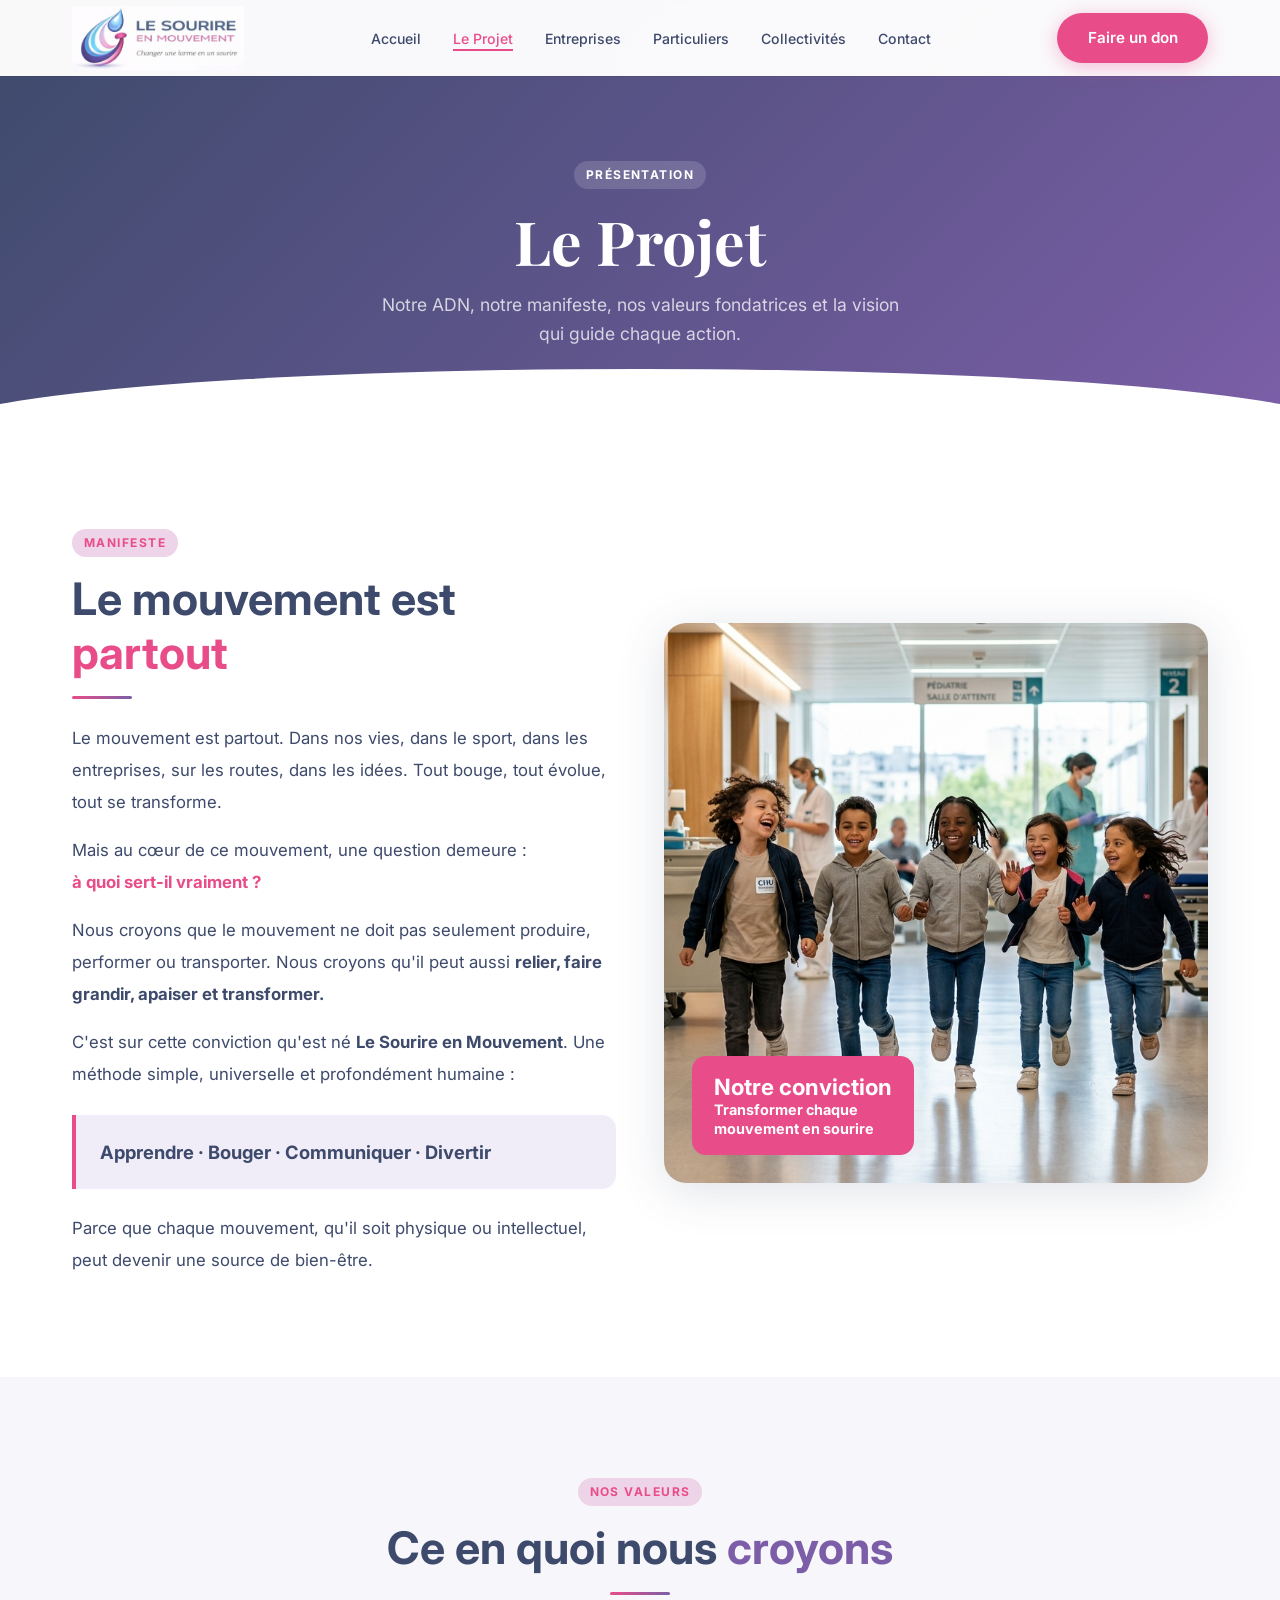
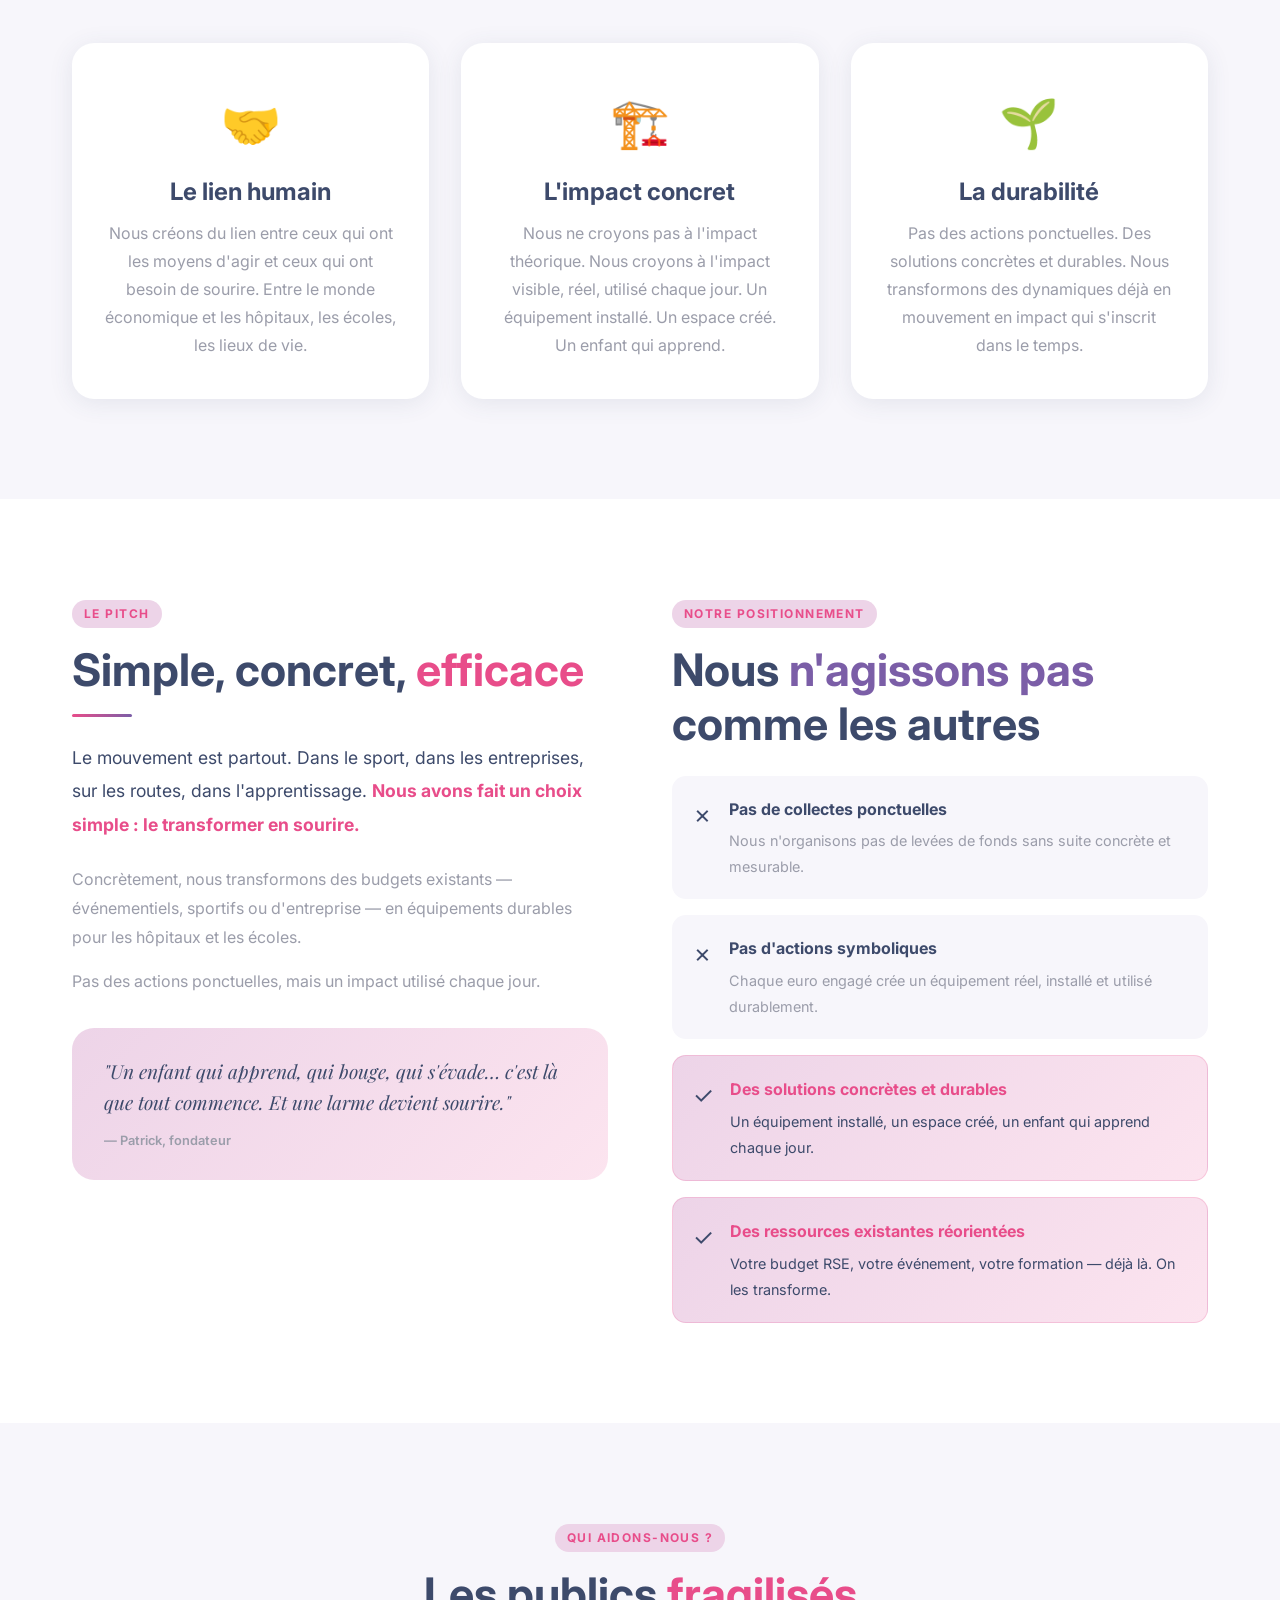
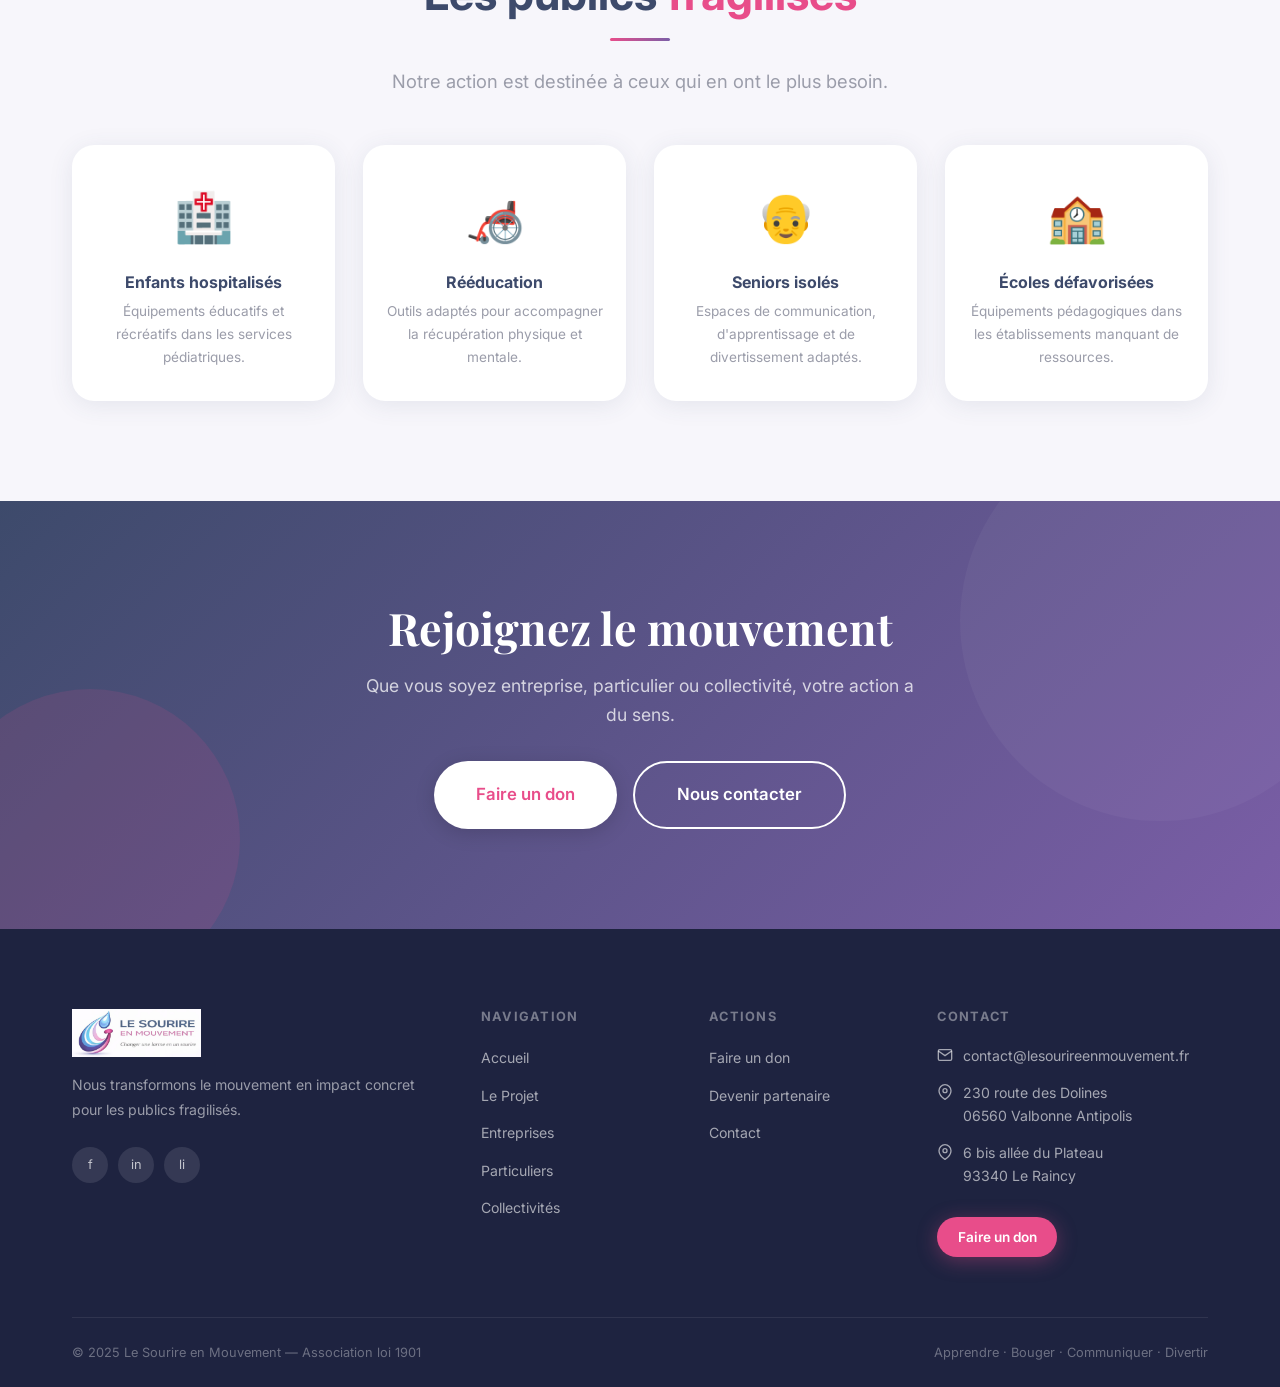
<file: presentation.html>
<!DOCTYPE html>
<html lang="fr">
<head>
  <meta charset="UTF-8">
  <meta name="viewport" content="width=device-width, initial-scale=1.0">
  <title>Le Projet — Le Sourire en Mouvement</title>
  <meta name="description" content="Découvrez le manifeste et les valeurs fondatrices de Le Sourire en Mouvement.">
  <link rel="stylesheet" href="style.css">
</head>
<body>

<!-- Navigation -->
<nav class="navbar" id="navbar">
  <div class="navbar__inner">
    <a href="index.html" class="navbar__logo">
      <img src="images/logo.png" alt="Le Sourire en Mouvement">
    </a>
    <ul class="navbar__nav">
      <li><a href="index.html">Accueil</a></li>
      <li><a href="presentation.html" class="active">Le Projet</a></li>
      <li><a href="entreprises.html">Entreprises</a></li>
      <li><a href="particuliers.html">Particuliers</a></li>
      <li><a href="collectivites.html">Collectivités</a></li>
      <li><a href="contact.html">Contact</a></li>
    </ul>
    <div class="navbar__cta">
      <a href="https://www.helloasso.com/associations/le-sourire-en-mouvement/formulaires/1" target="_blank" rel="noopener noreferrer" class="btn btn-primary">Faire un don</a>
      <button class="navbar__hamburger" id="hamburger"><span></span><span></span><span></span></button>
    </div>
  </div>
</nav>

<!-- Page Hero -->
<section class="page-hero">
  <div class="container">
    <span class="section-tag" style="background:rgba(255,255,255,.15);color:var(--white)">Présentation</span>
    <h1 class="serif">Le Projet</h1>
    <p>Notre ADN, notre manifeste, nos valeurs fondatrices et la vision qui guide chaque action.</p>
  </div>
</section>

<!-- Manifeste -->
<section class="section">
  <div class="container">
    <div class="grid-2">
      <div>
        <span class="section-tag">Manifeste</span>
        <h2>Le mouvement est <span class="text-pink">partout</span></h2>
        <div class="divider divider--left"></div>
        <div style="font-size:1.05rem;line-height:1.9;color:var(--navy)">
          <p style="margin-bottom:1rem">
            Le mouvement est partout. Dans nos vies, dans le sport, dans les entreprises,
            sur les routes, dans les idées. Tout bouge, tout évolue, tout se transforme.
          </p>
          <p style="margin-bottom:1rem">
            Mais au cœur de ce mouvement, une question demeure :<br>
            <strong style="color:var(--pink)">à quoi sert-il vraiment ?</strong>
          </p>
          <p style="margin-bottom:1rem">
            Nous croyons que le mouvement ne doit pas seulement produire, performer ou transporter.
            Nous croyons qu'il peut aussi <strong>relier, faire grandir, apaiser et transformer.</strong>
          </p>
          <p style="margin-bottom:1rem">
            C'est sur cette conviction qu'est né <strong>Le Sourire en Mouvement</strong>.
            Une méthode simple, universelle et profondément humaine :
          </p>
          <div style="background:var(--bg2);border-left:4px solid var(--pink);padding:20px 24px;border-radius:0 var(--radius) var(--radius) 0;margin:1.5rem 0;font-weight:700;font-size:1.15rem;color:var(--navy)">
            Apprendre · Bouger · Communiquer · Divertir
          </div>
          <p>
            Parce que chaque mouvement, qu'il soit physique ou intellectuel,
            peut devenir une source de bien-être.
          </p>
        </div>
      </div>
      <div class="mission__image-wrap">
        <img src="images/children-friends.jpg" alt="Enfants en mouvement" style="height:560px;object-fit:cover">
        <div class="mission__badge">
          <strong>Notre conviction</strong>
          Transformer chaque<br>mouvement en sourire
        </div>
      </div>
    </div>
  </div>
</section>

<!-- Valeurs -->
<section class="section section--bg">
  <div class="container">
    <div class="text-center mb-6">
      <span class="section-tag">Nos valeurs</span>
      <h2>Ce en quoi nous <span class="text-purple">croyons</span></h2>
      <div class="divider"></div>
    </div>
    <div class="grid-3">
      <div style="background:var(--white);border-radius:var(--radius-lg);padding:40px 32px;box-shadow:var(--shadow);text-align:center">
        <div style="font-size:3rem;margin-bottom:1rem">🤝</div>
        <h3 style="margin-bottom:.75rem">Le lien humain</h3>
        <p style="color:var(--gray);line-height:1.75">
          Nous créons du lien entre ceux qui ont les moyens d'agir et ceux qui ont besoin de sourire.
          Entre le monde économique et les hôpitaux, les écoles, les lieux de vie.
        </p>
      </div>
      <div style="background:var(--white);border-radius:var(--radius-lg);padding:40px 32px;box-shadow:var(--shadow);text-align:center">
        <div style="font-size:3rem;margin-bottom:1rem">🏗️</div>
        <h3 style="margin-bottom:.75rem">L'impact concret</h3>
        <p style="color:var(--gray);line-height:1.75">
          Nous ne croyons pas à l'impact théorique. Nous croyons à l'impact visible, réel,
          utilisé chaque jour. Un équipement installé. Un espace créé. Un enfant qui apprend.
        </p>
      </div>
      <div style="background:var(--white);border-radius:var(--radius-lg);padding:40px 32px;box-shadow:var(--shadow);text-align:center">
        <div style="font-size:3rem;margin-bottom:1rem">🌱</div>
        <h3 style="margin-bottom:.75rem">La durabilité</h3>
        <p style="color:var(--gray);line-height:1.75">
          Pas des actions ponctuelles. Des solutions concrètes et durables.
          Nous transformons des dynamiques déjà en mouvement en impact qui s'inscrit dans le temps.
        </p>
      </div>
    </div>
  </div>
</section>

<!-- Pitch -->
<section class="section">
  <div class="container">
    <div class="grid-2" style="align-items:start;gap:64px">
      <div>
        <span class="section-tag">Le Pitch</span>
        <h2>Simple, concret, <span class="text-pink">efficace</span></h2>
        <div class="divider divider--left"></div>
        <p style="font-size:1.1rem;line-height:1.9;margin-bottom:1.5rem;color:var(--navy)">
          Le mouvement est partout. Dans le sport, dans les entreprises, sur les routes,
          dans l'apprentissage.
          <strong style="color:var(--pink)">Nous avons fait un choix simple : le transformer en sourire.</strong>
        </p>
        <p style="color:var(--gray);line-height:1.8;margin-bottom:1rem">
          Concrètement, nous transformons des budgets existants — événementiels,
          sportifs ou d'entreprise — en équipements durables pour les hôpitaux et les écoles.
        </p>
        <p style="color:var(--gray);line-height:1.8;margin-bottom:1rem">
          Pas des actions ponctuelles, mais un impact utilisé chaque jour.
        </p>
        <div style="background:linear-gradient(135deg,var(--blush),#fce4ef);border-radius:var(--radius-lg);padding:28px 32px;margin-top:2rem">
          <p style="font-size:1.2rem;font-style:italic;font-family:'Playfair Display',serif;color:var(--navy);line-height:1.6;margin-bottom:.5rem">
            "Un enfant qui apprend, qui bouge, qui s'évade… c'est là que tout commence.
            Et une larme devient sourire."
          </p>
          <span style="font-size:.8rem;color:var(--gray);font-weight:600">— Patrick, fondateur</span>
        </div>
      </div>
      <div>
        <span class="section-tag">Notre positionnement</span>
        <h2 style="margin-bottom:1.5rem">Nous <span class="text-purple">n'agissons pas</span> comme les autres</h2>
        <div style="display:flex;flex-direction:column;gap:1rem">
          <div style="display:flex;gap:16px;align-items:flex-start;padding:20px;background:var(--bg);border-radius:var(--radius)">
            <span style="font-size:1.5rem;flex-shrink:0">✗</span>
            <div>
              <strong style="color:var(--navy);display:block;margin-bottom:.3rem">Pas de collectes ponctuelles</strong>
              <span style="color:var(--gray);font-size:.9rem">Nous n'organisons pas de levées de fonds sans suite concrète et mesurable.</span>
            </div>
          </div>
          <div style="display:flex;gap:16px;align-items:flex-start;padding:20px;background:var(--bg);border-radius:var(--radius)">
            <span style="font-size:1.5rem;flex-shrink:0">✗</span>
            <div>
              <strong style="color:var(--navy);display:block;margin-bottom:.3rem">Pas d'actions symboliques</strong>
              <span style="color:var(--gray);font-size:.9rem">Chaque euro engagé crée un équipement réel, installé et utilisé durablement.</span>
            </div>
          </div>
          <div style="display:flex;gap:16px;align-items:flex-start;padding:20px;background:linear-gradient(135deg,var(--blush),#fce4ef);border-radius:var(--radius);border:1.5px solid rgba(232,77,138,.2)">
            <span style="font-size:1.5rem;flex-shrink:0">✓</span>
            <div>
              <strong style="color:var(--pink);display:block;margin-bottom:.3rem">Des solutions concrètes et durables</strong>
              <span style="color:var(--navy);font-size:.9rem">Un équipement installé, un espace créé, un enfant qui apprend chaque jour.</span>
            </div>
          </div>
          <div style="display:flex;gap:16px;align-items:flex-start;padding:20px;background:linear-gradient(135deg,var(--blush),#fce4ef);border-radius:var(--radius);border:1.5px solid rgba(232,77,138,.2)">
            <span style="font-size:1.5rem;flex-shrink:0">✓</span>
            <div>
              <strong style="color:var(--pink);display:block;margin-bottom:.3rem">Des ressources existantes réorientées</strong>
              <span style="color:var(--navy);font-size:.9rem">Votre budget RSE, votre événement, votre formation — déjà là. On les transforme.</span>
            </div>
          </div>
        </div>
      </div>
    </div>
  </div>
</section>

<!-- Public cible -->
<section class="section section--bg">
  <div class="container">
    <div class="text-center mb-6">
      <span class="section-tag">Qui aidons-nous ?</span>
      <h2>Les publics <span class="text-pink">fragilisés</span></h2>
      <div class="divider"></div>
      <p class="section-lead">Notre action est destinée à ceux qui en ont le plus besoin.</p>
    </div>
    <div class="grid-4">
      <div style="text-align:center;padding:32px 20px;background:var(--white);border-radius:var(--radius-lg);box-shadow:var(--shadow)">
        <div style="font-size:3rem;margin-bottom:1rem">🏥</div>
        <h3 style="font-size:1rem;margin-bottom:.5rem">Enfants hospitalisés</h3>
        <p style="color:var(--gray);font-size:.85rem;line-height:1.7">Équipements éducatifs et récréatifs dans les services pédiatriques.</p>
      </div>
      <div style="text-align:center;padding:32px 20px;background:var(--white);border-radius:var(--radius-lg);box-shadow:var(--shadow)">
        <div style="font-size:3rem;margin-bottom:1rem">🦽</div>
        <h3 style="font-size:1rem;margin-bottom:.5rem">Rééducation</h3>
        <p style="color:var(--gray);font-size:.85rem;line-height:1.7">Outils adaptés pour accompagner la récupération physique et mentale.</p>
      </div>
      <div style="text-align:center;padding:32px 20px;background:var(--white);border-radius:var(--radius-lg);box-shadow:var(--shadow)">
        <div style="font-size:3rem;margin-bottom:1rem">👴</div>
        <h3 style="font-size:1rem;margin-bottom:.5rem">Seniors isolés</h3>
        <p style="color:var(--gray);font-size:.85rem;line-height:1.7">Espaces de communication, d'apprentissage et de divertissement adaptés.</p>
      </div>
      <div style="text-align:center;padding:32px 20px;background:var(--white);border-radius:var(--radius-lg);box-shadow:var(--shadow)">
        <div style="font-size:3rem;margin-bottom:1rem">🏫</div>
        <h3 style="font-size:1rem;margin-bottom:.5rem">Écoles défavorisées</h3>
        <p style="color:var(--gray);font-size:.85rem;line-height:1.7">Équipements pédagogiques dans les établissements manquant de ressources.</p>
      </div>
    </div>
  </div>
</section>

<!-- CTA -->
<section class="donate-banner">
  <div class="container" style="position:relative;z-index:1">
    <h2 class="serif">Rejoignez le mouvement</h2>
    <p>Que vous soyez entreprise, particulier ou collectivité, votre action a du sens.</p>
    <div class="donate-banner__actions">
      <a href="https://www.helloasso.com/associations/le-sourire-en-mouvement/formulaires/1" target="_blank" rel="noopener noreferrer" class="btn btn-white btn-lg">Faire un don</a>
      <a href="contact.html" class="btn btn-outline btn-lg">Nous contacter</a>
    </div>
  </div>
</section>

<!-- Footer -->
<footer class="footer">
  <div class="container">
    <div class="footer__grid">
      <div class="footer__brand">
        <img src="images/logo.png" alt="Le Sourire en Mouvement">
        <p>Nous transformons le mouvement en impact concret pour les publics fragilisés.</p>
        <div class="footer__social">
          <a href="#" aria-label="Facebook">f</a>
          <a href="#" aria-label="Instagram">in</a>
          <a href="#" aria-label="LinkedIn">li</a>
        </div>
      </div>
      <div class="footer__col">
        <h4>Navigation</h4>
        <ul>
          <li><a href="index.html">Accueil</a></li>
          <li><a href="presentation.html">Le Projet</a></li>
          <li><a href="entreprises.html">Entreprises</a></li>
          <li><a href="particuliers.html">Particuliers</a></li>
          <li><a href="collectivites.html">Collectivités</a></li>
        </ul>
      </div>
      <div class="footer__col">
        <h4>Actions</h4>
        <ul>
          <li><a href="https://www.helloasso.com/associations/le-sourire-en-mouvement/formulaires/1" target="_blank" rel="noopener noreferrer">Faire un don</a></li>
          <li><a href="entreprises.html">Devenir partenaire</a></li>
          <li><a href="contact.html">Contact</a></li>
        </ul>
      </div>
      <div class="footer__col">
        <h4>Contact</h4>
        <div class="footer__contact-item">
          <svg xmlns="http://www.w3.org/2000/svg" width="16" height="16" viewBox="0 0 24 24" fill="none" stroke="currentColor" stroke-width="2"><path d="M4 4h16c1.1 0 2 .9 2 2v12c0 1.1-.9 2-2 2H4c-1.1 0-2-.9-2-2V6c0-1.1.9-2 2-2z"/><polyline points="22,6 12,13 2,6"/></svg>
          contact@lesourireenmouvement.fr
        </div>
        <div class="footer__contact-item">
          <svg xmlns="http://www.w3.org/2000/svg" width="16" height="16" viewBox="0 0 24 24" fill="none" stroke="currentColor" stroke-width="2"><path d="M21 10c0 7-9 13-9 13s-9-6-9-13a9 9 0 0 1 18 0z"/><circle cx="12" cy="10" r="3"/></svg>
          <span>230 route des Dolines<br>06560 Valbonne Antipolis</span>
        </div>
        <div class="footer__contact-item">
          <svg xmlns="http://www.w3.org/2000/svg" width="16" height="16" viewBox="0 0 24 24" fill="none" stroke="currentColor" stroke-width="2"><path d="M21 10c0 7-9 13-9 13s-9-6-9-13a9 9 0 0 1 18 0z"/><circle cx="12" cy="10" r="3"/></svg>
          <span>6 bis allée du Plateau<br>93340 Le Raincy</span>
        </div>
        <a href="https://www.helloasso.com/associations/le-sourire-en-mouvement/formulaires/1" target="_blank" rel="noopener noreferrer" class="btn btn-primary mt-2" style="font-size:.85rem;padding:.65em 1.5em">Faire un don</a>
      </div>
    </div>
    <div class="footer__bottom">
      <span>© 2025 Le Sourire en Mouvement — Association loi 1901</span>
      <span>Apprendre · Bouger · Communiquer · Divertir</span>
    </div>
  </div>
</footer>

<script>
  const hamburger = document.getElementById('hamburger');
  const navbar = document.getElementById('navbar');
  hamburger?.addEventListener('click', () => navbar.classList.toggle('navbar--open'));
  window.addEventListener('scroll', () => {
    navbar.style.boxShadow = window.scrollY > 20 ? '0 2px 20px rgba(0,0,0,.10)' : '';
  });
</script>
</body>
</html>
</file>
<file: style.css>
/* ============================================================
   LE SOURIRE EN MOUVEMENT — Global Stylesheet
   Inspired by DoGood / Qode Interactive charity theme
   ============================================================ */

@import url('https://fonts.googleapis.com/css2?family=Inter:wght@300;400;500;600;700;800&family=Playfair+Display:ital,wght@0,700;1,600&display=swap');

/* ── CSS Variables ─────────────────────────────────────────── */
:root {
  --navy:       #3D4A6B;
  --pink:       #E84D8A;
  --purple:     #7B5EA7;
  --sky:        #5BC8E8;
  --rose:       #D97FAB;
  --lavender:   #A89CC8;
  --bg:         #F7F6FB;
  --bg2:        #F0EDF8;
  --mist:       #D8D0EC;
  --blush:      #EDD4E8;
  --gray:       #9B9DAA;
  --dark:       #1E2340;
  --white:      #FFFFFF;
  --card-bg:    #FDFCFF;

  --radius:     14px;
  --radius-lg:  22px;
  --shadow:     0 4px 24px rgba(61,74,107,.10);
  --shadow-lg:  0 8px 48px rgba(61,74,107,.16);
  --transition: .3s cubic-bezier(.4,0,.2,1);
}

/* ── Reset ─────────────────────────────────────────────────── */
*, *::before, *::after { box-sizing: border-box; margin: 0; padding: 0; }
html { scroll-behavior: smooth; font-size: 16px; }
body {
  font-family: 'Inter', system-ui, sans-serif;
  color: var(--navy);
  background: var(--white);
  line-height: 1.65;
  overflow-x: hidden;
}
img { display: block; max-width: 100%; height: auto; }
a  { color: inherit; text-decoration: none; }
ul { list-style: none; }
button { cursor: pointer; font-family: inherit; border: none; background: none; }

/* ── Typography ────────────────────────────────────────────── */
h1,h2,h3,h4,h5 { line-height: 1.2; font-weight: 700; }
h1 { font-size: clamp(2.2rem, 5vw, 3.8rem); }
h2 { font-size: clamp(1.7rem, 3.5vw, 2.8rem); }
h3 { font-size: clamp(1.2rem, 2vw, 1.5rem); }
.serif { font-family: 'Playfair Display', Georgia, serif; }
.section-tag {
  display: inline-block;
  font-size: .75rem;
  font-weight: 700;
  letter-spacing: .12em;
  text-transform: uppercase;
  color: var(--pink);
  background: var(--blush);
  padding: .35em 1em;
  border-radius: 50px;
  margin-bottom: 1rem;
}
.section-lead {
  font-size: 1.15rem;
  color: var(--gray);
  max-width: 560px;
  line-height: 1.75;
}
.text-pink   { color: var(--pink); }
.text-purple { color: var(--purple); }
.text-white  { color: var(--white); }

/* ── Layout ─────────────────────────────────────────────────── */
.container {
  width: 100%;
  max-width: 1200px;
  margin-inline: auto;
  padding-inline: 32px;
}
.container--wide { max-width: 1400px; }
.section { padding: 100px 0; }
.section--sm { padding: 64px 0; }
.section--bg  { background: var(--bg); }
.section--bg2 { background: var(--bg2); }
.section--dark { background: var(--navy); color: var(--white); }
.section--pink { background: var(--pink); color: var(--white); }

/* Grid helpers */
.grid-2 { display: grid; grid-template-columns: 1fr 1fr; gap: 48px; align-items: center; }
.grid-3 { display: grid; grid-template-columns: repeat(3, 1fr); gap: 32px; }
.grid-4 { display: grid; grid-template-columns: repeat(4, 1fr); gap: 28px; }

/* ── Buttons ────────────────────────────────────────────────── */
.btn {
  display: inline-flex;
  align-items: center;
  gap: .5rem;
  padding: .85em 2em;
  border-radius: 50px;
  font-weight: 600;
  font-size: .95rem;
  transition: var(--transition);
  white-space: nowrap;
}
.btn-primary {
  background: var(--pink);
  color: var(--white);
  box-shadow: 0 4px 20px rgba(232,77,138,.35);
}
.btn-primary:hover {
  background: #d63a78;
  box-shadow: 0 6px 28px rgba(232,77,138,.50);
  transform: translateY(-2px);
}
.btn-outline {
  border: 2px solid var(--white);
  color: var(--white);
}
.btn-outline:hover {
  background: var(--white);
  color: var(--navy);
  transform: translateY(-2px);
}
.btn-navy {
  background: var(--navy);
  color: var(--white);
  box-shadow: 0 4px 20px rgba(61,74,107,.30);
}
.btn-navy:hover {
  background: #2e3755;
  transform: translateY(-2px);
}
.btn-white {
  background: var(--white);
  color: var(--pink);
  box-shadow: 0 4px 20px rgba(0,0,0,.15);
}
.btn-white:hover {
  background: var(--bg);
  transform: translateY(-2px);
}
.btn-lg { padding: 1.1em 2.5em; font-size: 1.05rem; }
.btn svg { width: 18px; height: 18px; flex-shrink: 0; }

/* ── Navigation ─────────────────────────────────────────────── */
.navbar {
  position: fixed;
  top: 0; left: 0; right: 0;
  z-index: 1000;
  background: rgba(255,255,255,.97);
  backdrop-filter: blur(12px);
  box-shadow: 0 1px 0 rgba(0,0,0,.06);
  transition: var(--transition);
}
.navbar__inner {
  display: flex;
  align-items: center;
  justify-content: space-between;
  height: 76px;
  max-width: 1200px;
  margin-inline: auto;
  padding-inline: 32px;
}
.navbar__logo {
  display: flex;
  align-items: center;
  gap: 12px;
}
.navbar__logo img {
  height: 64px;
  width: auto;
  object-fit: contain;
}
.navbar__logo-text {
  display: flex;
  flex-direction: column;
  line-height: 1.1;
}
.navbar__logo-text strong {
  font-size: .9rem;
  font-weight: 800;
  color: var(--navy);
  letter-spacing: .02em;
}
.navbar__logo-text span {
  font-size: .7rem;
  color: var(--pink);
  font-weight: 600;
  letter-spacing: .04em;
  text-transform: uppercase;
}
.navbar__nav {
  display: flex;
  align-items: center;
  gap: 2rem;
}
.navbar__nav a {
  font-size: .88rem;
  font-weight: 500;
  color: var(--navy);
  position: relative;
  padding-bottom: 2px;
  transition: color var(--transition);
}
.navbar__nav a::after {
  content: '';
  position: absolute;
  bottom: -2px; left: 0; right: 100%;
  height: 2px;
  background: var(--pink);
  transition: right var(--transition);
}
.navbar__nav a:hover,
.navbar__nav a.active {
  color: var(--pink);
}
.navbar__nav a:hover::after,
.navbar__nav a.active::after {
  right: 0;
}
.navbar__cta {
  display: flex;
  align-items: center;
  gap: 12px;
}
.navbar__hamburger {
  display: none;
  flex-direction: column;
  gap: 5px;
  padding: 8px;
}
.navbar__hamburger span {
  display: block;
  width: 24px;
  height: 2px;
  background: var(--navy);
  transition: var(--transition);
  border-radius: 2px;
}

/* ── Hero ────────────────────────────────────────────────────── */
.hero {
  position: relative;
  min-height: 100vh;
  display: flex;
  align-items: center;
  overflow: hidden;
}
.hero__bg {
  position: absolute;
  inset: 0;
  background-size: cover;
  background-position: center 30%;
  background-image: url('images/hero.jpg');
}
.hero__overlay {
  position: absolute;
  inset: 0;
  background: linear-gradient(
    120deg,
    rgba(30,35,64,.82) 0%,
    rgba(61,74,107,.60) 50%,
    rgba(123,94,167,.30) 100%
  );
}
.hero__content {
  position: relative;
  z-index: 2;
  max-width: 700px;
  padding: 120px 32px 80px;
  margin-inline: auto;
  margin-left: clamp(32px, 8vw, 140px);
}
.hero__tag {
  display: inline-flex;
  align-items: center;
  gap: .5rem;
  background: rgba(255,255,255,.15);
  backdrop-filter: blur(8px);
  border: 1px solid rgba(255,255,255,.25);
  color: var(--white);
  padding: .45em 1.1em;
  border-radius: 50px;
  font-size: .8rem;
  font-weight: 600;
  letter-spacing: .08em;
  text-transform: uppercase;
  margin-bottom: 1.5rem;
}
.hero__tag::before {
  content: '';
  width: 6px; height: 6px;
  background: var(--pink);
  border-radius: 50%;
}
.hero__title {
  color: var(--white);
  margin-bottom: 1rem;
  text-shadow: 0 2px 20px rgba(0,0,0,.3);
}
.hero__title em {
  font-style: normal;
  color: var(--sky);
}
.hero__sub {
  color: rgba(255,255,255,.85);
  font-size: 1.2rem;
  margin-bottom: .75rem;
  font-style: italic;
  font-family: 'Playfair Display', serif;
}
.hero__desc {
  color: rgba(255,255,255,.80);
  font-size: 1.05rem;
  max-width: 520px;
  margin-bottom: 2.5rem;
  line-height: 1.7;
}
.hero__actions {
  display: flex;
  gap: 16px;
  flex-wrap: wrap;
}
.hero__scroll {
  position: absolute;
  bottom: 32px;
  left: 50%;
  transform: translateX(-50%);
  z-index: 2;
  color: rgba(255,255,255,.6);
  font-size: .75rem;
  font-weight: 500;
  letter-spacing: .08em;
  display: flex;
  flex-direction: column;
  align-items: center;
  gap: 8px;
  animation: scrollBounce 2s infinite;
}
.hero__scroll svg { width: 20px; height: 20px; }
@keyframes scrollBounce {
  0%, 100% { transform: translateX(-50%) translateY(0); }
  50%       { transform: translateX(-50%) translateY(6px); }
}

/* ── Stats Bar ───────────────────────────────────────────────── */
.stats-bar {
  background: var(--navy);
  padding: 0;
}
.stats-bar__inner {
  display: grid;
  grid-template-columns: repeat(4, 1fr);
}
.stat-item {
  padding: 40px 24px;
  text-align: center;
  border-right: 1px solid rgba(255,255,255,.10);
  position: relative;
}
.stat-item:last-child { border-right: none; }
.stat-item__number {
  font-size: clamp(2rem, 4vw, 3rem);
  font-weight: 800;
  color: var(--white);
  line-height: 1;
  margin-bottom: .3rem;
}
.stat-item__number span { color: var(--pink); }
.stat-item__label {
  font-size: .8rem;
  color: rgba(255,255,255,.55);
  font-weight: 500;
  letter-spacing: .06em;
  text-transform: uppercase;
}

/* ── Mission Section ────────────────────────────────────────── */
.mission__text { max-width: 560px; }
.mission__text h2 { margin-bottom: 1.2rem; }
.mission__text p  { color: var(--gray); margin-bottom: 1rem; line-height: 1.8; }
.mission__text .btn { margin-top: 1.5rem; }
.mission__image-wrap {
  position: relative;
  border-radius: var(--radius-lg);
  overflow: hidden;
  box-shadow: var(--shadow-lg);
}
.mission__image-wrap img {
  width: 100%;
  height: 480px;
  object-fit: cover;
}
.mission__badge {
  position: absolute;
  bottom: 28px;
  left: 28px;
  background: var(--pink);
  color: var(--white);
  padding: 16px 22px;
  border-radius: var(--radius);
  font-weight: 700;
  font-size: .9rem;
  line-height: 1.3;
  box-shadow: var(--shadow);
}
.mission__badge strong { display: block; font-size: 1.4rem; }

/* ── Pillars ────────────────────────────────────────────────── */
.pillar-card {
  background: var(--card-bg);
  border-radius: var(--radius-lg);
  padding: 44px 32px;
  text-align: center;
  box-shadow: var(--shadow);
  transition: var(--transition);
  border: 1px solid rgba(123,94,167,.08);
  position: relative;
  overflow: hidden;
}
.pillar-card::before {
  content: '';
  position: absolute;
  top: 0; left: 0; right: 0;
  height: 4px;
  background: linear-gradient(90deg, var(--pink), var(--purple));
  transform: scaleX(0);
  transform-origin: left;
  transition: transform var(--transition);
}
.pillar-card:hover { transform: translateY(-6px); box-shadow: var(--shadow-lg); }
.pillar-card:hover::before { transform: scaleX(1); }
.pillar-card__icon {
  width: 72px;
  height: 72px;
  background: linear-gradient(135deg, var(--blush), var(--bg2));
  border-radius: 50%;
  display: flex;
  align-items: center;
  justify-content: center;
  margin: 0 auto 1.5rem;
  font-size: 2rem;
  transition: var(--transition);
}
.pillar-card:hover .pillar-card__icon {
  background: linear-gradient(135deg, var(--pink), var(--purple));
  transform: scale(1.1);
}
.pillar-card h3 { margin-bottom: .75rem; color: var(--navy); }
.pillar-card p  { color: var(--gray); font-size: .93rem; line-height: 1.7; }

/* ── How It Works ───────────────────────────────────────────── */
.step-card {
  display: flex;
  gap: 24px;
  align-items: flex-start;
}
.step-card__num {
  flex-shrink: 0;
  width: 52px;
  height: 52px;
  background: var(--pink);
  color: var(--white);
  border-radius: 50%;
  display: flex;
  align-items: center;
  justify-content: center;
  font-size: 1.2rem;
  font-weight: 800;
  box-shadow: 0 4px 16px rgba(232,77,138,.3);
}
.step-card h3 { font-size: 1.1rem; margin-bottom: .4rem; }
.step-card p  { color: var(--gray); font-size: .93rem; line-height: 1.7; }
.steps-visual {
  position: relative;
  border-radius: var(--radius-lg);
  overflow: hidden;
}
.steps-visual img {
  width: 100%;
  height: 520px;
  object-fit: cover;
}
.steps-visual__overlay {
  position: absolute;
  inset: 0;
  background: linear-gradient(135deg, rgba(61,74,107,.6), rgba(123,94,167,.5));
  display: flex;
  align-items: center;
  justify-content: center;
}
.steps-visual__quote {
  color: var(--white);
  text-align: center;
  padding: 40px;
  font-size: 1.5rem;
  font-family: 'Playfair Display', serif;
  font-style: italic;
  text-shadow: 0 2px 12px rgba(0,0,0,.3);
  line-height: 1.5;
}

/* ── Impact Cards ───────────────────────────────────────────── */
.impact-card {
  background: var(--white);
  border-radius: var(--radius-lg);
  overflow: hidden;
  box-shadow: var(--shadow);
  transition: var(--transition);
}
.impact-card:hover { transform: translateY(-4px); box-shadow: var(--shadow-lg); }
.impact-card__img {
  height: 220px;
  overflow: hidden;
}
.impact-card__img img {
  width: 100%;
  height: 100%;
  object-fit: cover;
  transition: transform .5s ease;
}
.impact-card:hover .impact-card__img img { transform: scale(1.05); }
.impact-card__body {
  padding: 28px 28px 32px;
}
.impact-card__tag {
  font-size: .72rem;
  font-weight: 700;
  letter-spacing: .1em;
  text-transform: uppercase;
  color: var(--pink);
  margin-bottom: .6rem;
}
.impact-card__body h3 { margin-bottom: .6rem; font-size: 1.1rem; }
.impact-card__body p  { color: var(--gray); font-size: .9rem; line-height: 1.7; }

/* ── Donate CTA Banner ──────────────────────────────────────── */
.donate-banner {
  background: linear-gradient(135deg, var(--navy) 0%, var(--purple) 100%);
  padding: 100px 0;
  text-align: center;
  position: relative;
  overflow: hidden;
}
.donate-banner::before {
  content: '';
  position: absolute;
  top: -80px; right: -80px;
  width: 400px; height: 400px;
  background: rgba(255,255,255,.04);
  border-radius: 50%;
}
.donate-banner::after {
  content: '';
  position: absolute;
  bottom: -60px; left: -60px;
  width: 300px; height: 300px;
  background: rgba(232,77,138,.12);
  border-radius: 50%;
}
.donate-banner h2 { color: var(--white); margin-bottom: 1rem; }
.donate-banner p  { color: rgba(255,255,255,.75); font-size: 1.1rem; max-width: 560px; margin: 0 auto 2rem; }
.donate-banner__actions { display: flex; gap: 16px; justify-content: center; flex-wrap: wrap; position: relative; z-index: 1; }
.tax-note {
  margin-top: 1.5rem;
  font-size: .85rem;
  color: rgba(255,255,255,.55);
  position: relative;
  z-index: 1;
}
.tax-note strong { color: var(--sky); }

/* ── Photo Strip ────────────────────────────────────────────── */
.photo-strip {
  display: grid;
  grid-template-columns: repeat(3, 1fr);
  height: 320px;
}
.photo-strip__item {
  overflow: hidden;
  position: relative;
}
.photo-strip__item img {
  width: 100%;
  height: 100%;
  object-fit: cover;
  transition: transform .6s ease;
}
.photo-strip__item:hover img { transform: scale(1.06); }
.photo-strip__item__label {
  position: absolute;
  bottom: 0; left: 0; right: 0;
  background: linear-gradient(transparent, rgba(30,35,64,.75));
  color: var(--white);
  padding: 24px 20px 16px;
  font-size: .85rem;
  font-weight: 600;
}

/* ── Testimonial ────────────────────────────────────────────── */
.testimonial-card {
  background: var(--white);
  border-radius: var(--radius-lg);
  padding: 40px 36px;
  box-shadow: var(--shadow);
  position: relative;
}
.testimonial-card::before {
  content: '"';
  position: absolute;
  top: -8px; left: 28px;
  font-size: 6rem;
  font-family: 'Playfair Display', serif;
  color: var(--blush);
  line-height: 1;
}
.testimonial-card p {
  font-size: 1.05rem;
  color: var(--navy);
  font-style: italic;
  margin-bottom: 1.5rem;
  line-height: 1.75;
}
.testimonial-card__author {
  display: flex;
  align-items: center;
  gap: 12px;
}
.testimonial-card__avatar {
  width: 44px; height: 44px;
  border-radius: 50%;
  background: linear-gradient(135deg, var(--pink), var(--purple));
  display: flex;
  align-items: center;
  justify-content: center;
  color: var(--white);
  font-weight: 700;
  font-size: 1rem;
  flex-shrink: 0;
}
.testimonial-card__name { font-weight: 700; font-size: .9rem; }
.testimonial-card__role { font-size: .78rem; color: var(--gray); }

/* ── Page Hero (inner pages) ────────────────────────────────── */
.page-hero {
  padding: 160px 0 80px;
  background: linear-gradient(135deg, var(--navy) 0%, var(--purple) 100%);
  color: var(--white);
  text-align: center;
  position: relative;
  overflow: hidden;
}
.page-hero::after {
  content: '';
  position: absolute;
  bottom: -1px; left: 0; right: 0;
  height: 60px;
  background: var(--white);
  clip-path: ellipse(55% 100% at 50% 100%);
}
.page-hero h1 { color: var(--white); margin-bottom: .75rem; }
.page-hero p  { color: rgba(255,255,255,.75); font-size: 1.1rem; max-width: 540px; margin-inline: auto; }

/* ── Accordion ──────────────────────────────────────────────── */
.accordion-item {
  border-bottom: 1px solid rgba(61,74,107,.10);
}
.accordion-item summary {
  padding: 1.4rem 0;
  font-weight: 600;
  font-size: 1rem;
  cursor: pointer;
  display: flex;
  align-items: center;
  justify-content: space-between;
  list-style: none;
  color: var(--navy);
  transition: color var(--transition);
}
.accordion-item summary::-webkit-details-marker { display: none; }
.accordion-item summary::after {
  content: '+';
  font-size: 1.4rem;
  color: var(--pink);
  transition: transform var(--transition);
}
.accordion-item[open] summary::after { transform: rotate(45deg); }
.accordion-item[open] summary { color: var(--pink); }
.accordion-item p {
  padding-bottom: 1.4rem;
  color: var(--gray);
  line-height: 1.8;
  font-size: .95rem;
}

/* ── Forms ──────────────────────────────────────────────────── */
.form-group {
  margin-bottom: 1.4rem;
}
.form-group label {
  display: block;
  font-size: .85rem;
  font-weight: 600;
  color: var(--navy);
  margin-bottom: .5rem;
}
.form-group input,
.form-group textarea,
.form-group select {
  width: 100%;
  padding: .85em 1.1em;
  border: 1.5px solid rgba(61,74,107,.15);
  border-radius: var(--radius);
  font-family: inherit;
  font-size: .95rem;
  color: var(--navy);
  background: var(--white);
  transition: border-color var(--transition), box-shadow var(--transition);
  outline: none;
}
.form-group input:focus,
.form-group textarea:focus,
.form-group select:focus {
  border-color: var(--pink);
  box-shadow: 0 0 0 3px rgba(232,77,138,.12);
}
.form-group textarea { min-height: 130px; resize: vertical; }

/* ── Don Amount Picker ──────────────────────────────────────── */
.amount-grid {
  display: grid;
  grid-template-columns: repeat(3, 1fr);
  gap: 12px;
  margin-bottom: 1.4rem;
}
.amount-btn {
  padding: .9em 1em;
  border: 2px solid rgba(61,74,107,.15);
  border-radius: var(--radius);
  font-weight: 700;
  font-size: 1rem;
  color: var(--navy);
  background: var(--white);
  cursor: pointer;
  transition: var(--transition);
  text-align: center;
}
.amount-btn:hover,
.amount-btn.active {
  border-color: var(--pink);
  color: var(--pink);
  background: var(--blush);
}
.amount-btn .real-cost {
  display: block;
  font-size: .7rem;
  font-weight: 500;
  color: var(--gray);
  margin-top: .2rem;
}
.amount-btn.active .real-cost { color: var(--rose); }

/* ── Tax Note Badge ─────────────────────────────────────────── */
.tax-badge {
  background: linear-gradient(135deg, var(--blush), #fce4ef);
  border: 1px solid rgba(232,77,138,.2);
  border-radius: var(--radius);
  padding: 20px 24px;
  display: flex;
  gap: 16px;
  align-items: flex-start;
  margin: 1.5rem 0;
}
.tax-badge__icon {
  font-size: 2rem;
  flex-shrink: 0;
}
.tax-badge__text h4 { font-size: .95rem; color: var(--navy); margin-bottom: .3rem; }
.tax-badge__text p  { font-size: .85rem; color: var(--gray); line-height: 1.6; }
.tax-badge__text strong { color: var(--pink); }

/* ── Offer Cards (Entreprises/Collectivites) ────────────────── */
.offer-card {
  background: var(--white);
  border-radius: var(--radius-lg);
  padding: 40px 32px;
  box-shadow: var(--shadow);
  transition: var(--transition);
  border-top: 4px solid var(--mist);
  height: 100%;
}
.offer-card:hover {
  transform: translateY(-6px);
  box-shadow: var(--shadow-lg);
  border-top-color: var(--pink);
}
.offer-card__icon {
  font-size: 2.5rem;
  margin-bottom: 1.2rem;
}
.offer-card h3 { margin-bottom: .8rem; }
.offer-card p  { color: var(--gray); line-height: 1.75; font-size: .93rem; }
.offer-card ul {
  margin-top: 1.2rem;
  display: flex;
  flex-direction: column;
  gap: .6rem;
}
.offer-card ul li {
  font-size: .9rem;
  color: var(--gray);
  padding-left: 1.4em;
  position: relative;
}
.offer-card ul li::before {
  content: '✓';
  position: absolute;
  left: 0;
  color: var(--pink);
  font-weight: 700;
}

/* ── Contact Cards ──────────────────────────────────────────── */
.contact-card {
  background: var(--card-bg);
  border-radius: var(--radius-lg);
  padding: 36px 32px;
  text-align: center;
  box-shadow: var(--shadow);
  transition: var(--transition);
}
.contact-card:hover { transform: translateY(-4px); }
.contact-card__icon {
  font-size: 2.5rem;
  margin-bottom: 1rem;
}
.contact-card h3 { margin-bottom: .5rem; font-size: 1.1rem; }
.contact-card p, .contact-card a {
  color: var(--gray);
  font-size: .9rem;
  line-height: 1.7;
}
.contact-card a:hover { color: var(--pink); }

/* ── Map placeholder ────────────────────────────────────────── */
.map-placeholder {
  width: 100%;
  height: 380px;
  background: linear-gradient(135deg, var(--bg2), var(--blush));
  border-radius: var(--radius-lg);
  display: flex;
  align-items: center;
  justify-content: center;
  font-size: 1rem;
  color: var(--gray);
  border: 1.5px dashed var(--mist);
}

/* ── Footer ─────────────────────────────────────────────────── */
.footer {
  background: var(--dark);
  color: var(--white);
  padding: 80px 0 0;
}
.footer__grid {
  display: grid;
  grid-template-columns: 2fr 1fr 1fr 1.5fr;
  gap: 48px;
  padding-bottom: 60px;
}
.footer__brand p {
  color: rgba(255,255,255,.55);
  font-size: .88rem;
  line-height: 1.75;
  margin: 1rem 0 1.5rem;
}
.footer__brand img {
  height: 48px;
  width: auto;
  object-fit: contain;
}
.footer__social {
  display: flex;
  gap: 10px;
  margin-top: .5rem;
}
.footer__social a {
  width: 36px; height: 36px;
  background: rgba(255,255,255,.10);
  border-radius: 50%;
  display: flex;
  align-items: center;
  justify-content: center;
  font-size: .8rem;
  color: rgba(255,255,255,.7);
  transition: var(--transition);
}
.footer__social a:hover {
  background: var(--pink);
  color: var(--white);
}
.footer__col h4 {
  font-size: .8rem;
  font-weight: 700;
  letter-spacing: .1em;
  text-transform: uppercase;
  color: rgba(255,255,255,.4);
  margin-bottom: 1.2rem;
}
.footer__col ul { display: flex; flex-direction: column; gap: .7rem; }
.footer__col ul li a {
  font-size: .88rem;
  color: rgba(255,255,255,.6);
  transition: color var(--transition);
}
.footer__col ul li a:hover { color: var(--pink); }
.footer__contact-item {
  display: flex;
  gap: 10px;
  align-items: flex-start;
  font-size: .88rem;
  color: rgba(255,255,255,.6);
  margin-bottom: .85rem;
}
.footer__contact-item svg { flex-shrink: 0; margin-top: 3px; }
.footer__bottom {
  border-top: 1px solid rgba(255,255,255,.08);
  padding: 24px 0;
  display: flex;
  align-items: center;
  justify-content: space-between;
  font-size: .8rem;
  color: rgba(255,255,255,.35);
}
.footer__bottom a { color: rgba(255,255,255,.5); transition: color var(--transition); }
.footer__bottom a:hover { color: var(--pink); }

/* ── Utilities ──────────────────────────────────────────────── */
.text-center { text-align: center; }
.text-center .section-lead { margin-inline: auto; }
.mt-1 { margin-top: .5rem; }
.mt-2 { margin-top: 1rem; }
.mt-3 { margin-top: 1.5rem; }
.mt-4 { margin-top: 2rem; }
.mb-4 { margin-bottom: 2rem; }
.mb-6 { margin-bottom: 3rem; }
.divider {
  width: 60px;
  height: 3px;
  background: linear-gradient(90deg, var(--pink), var(--purple));
  border-radius: 2px;
  margin: 1rem auto 1.5rem;
}
.divider--left { margin-left: 0; }

/* ── Animations ─────────────────────────────────────────────── */
@keyframes fadeUp {
  from { opacity: 0; transform: translateY(30px); }
  to   { opacity: 1; transform: translateY(0); }
}
.fade-up {
  opacity: 0;
  animation: fadeUp .7s ease forwards;
}
.fade-up:nth-child(1) { animation-delay: .1s; }
.fade-up:nth-child(2) { animation-delay: .2s; }
.fade-up:nth-child(3) { animation-delay: .3s; }
.fade-up:nth-child(4) { animation-delay: .4s; }

/* ── Responsive ─────────────────────────────────────────────── */
@media (max-width: 1024px) {
  .grid-4 { grid-template-columns: repeat(2, 1fr); }
  .footer__grid { grid-template-columns: 1fr 1fr; }
  .stats-bar__inner { grid-template-columns: repeat(2, 1fr); }
  .stat-item:nth-child(2) { border-right: none; }
}

@media (max-width: 768px) {
  .grid-2,
  .grid-3 { grid-template-columns: 1fr; }
  .navbar__nav,
  .navbar__cta .btn-primary { display: none; }
  .navbar__hamburger { display: flex; }
  .navbar--open .navbar__nav {
    display: flex;
    flex-direction: column;
    position: absolute;
    top: 76px; left: 0; right: 0;
    background: var(--white);
    padding: 20px 32px 28px;
    box-shadow: var(--shadow-lg);
    gap: 1.2rem;
  }
  .hero__content { padding: 140px 24px 80px; margin-left: 0; }
  .hero__actions { flex-direction: column; }
  .hero__actions .btn { width: fit-content; }
  .photo-strip { grid-template-columns: 1fr; height: auto; }
  .photo-strip__item { height: 220px; }
  .amount-grid { grid-template-columns: repeat(2, 1fr); }
  .footer__grid { grid-template-columns: 1fr; gap: 32px; }
  .footer__bottom { flex-direction: column; gap: 8px; text-align: center; }
  .page-hero { padding: 120px 0 60px; }
  .stats-bar__inner { grid-template-columns: repeat(2, 1fr); }
}

@media (max-width: 480px) {
  .container { padding-inline: 20px; }
  .section { padding: 64px 0; }
  .stats-bar__inner { grid-template-columns: 1fr 1fr; }
  .grid-4 { grid-template-columns: 1fr; }
  .amount-grid { grid-template-columns: repeat(2, 1fr); }
}
</file>
